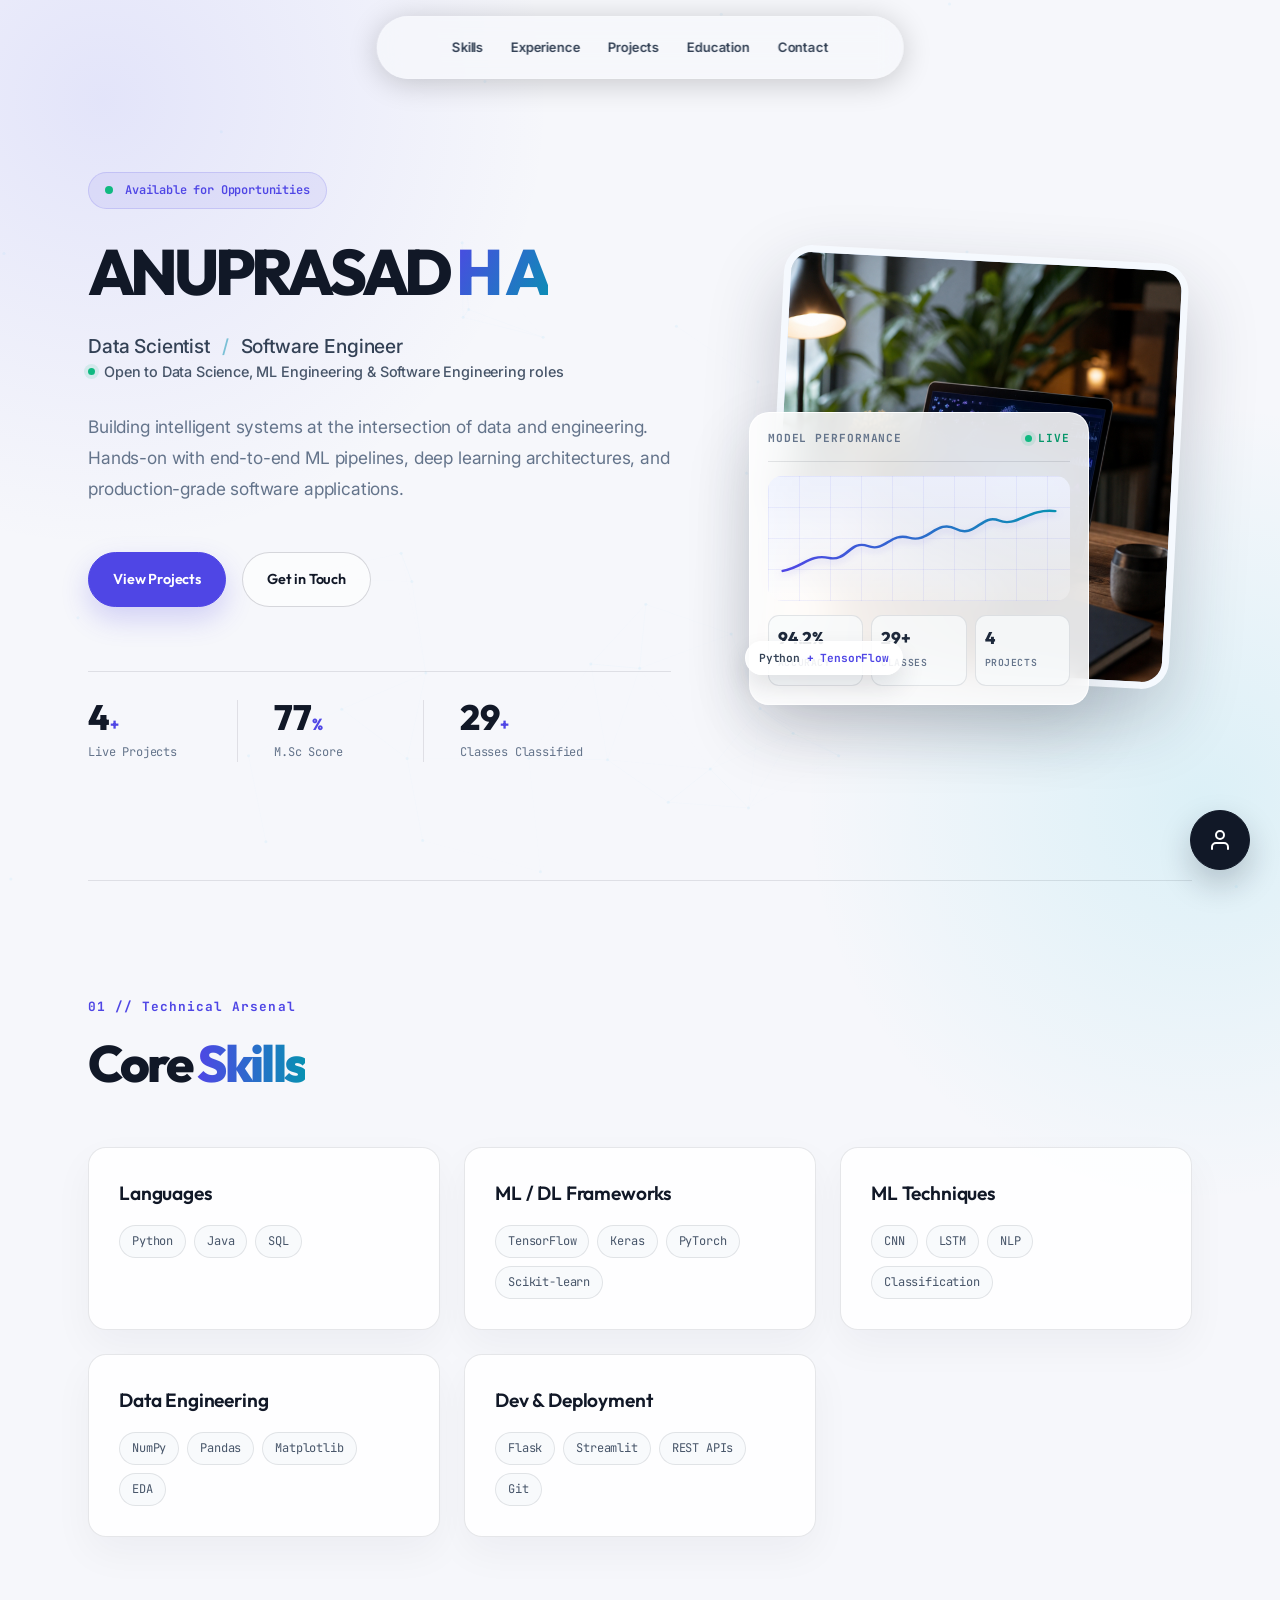
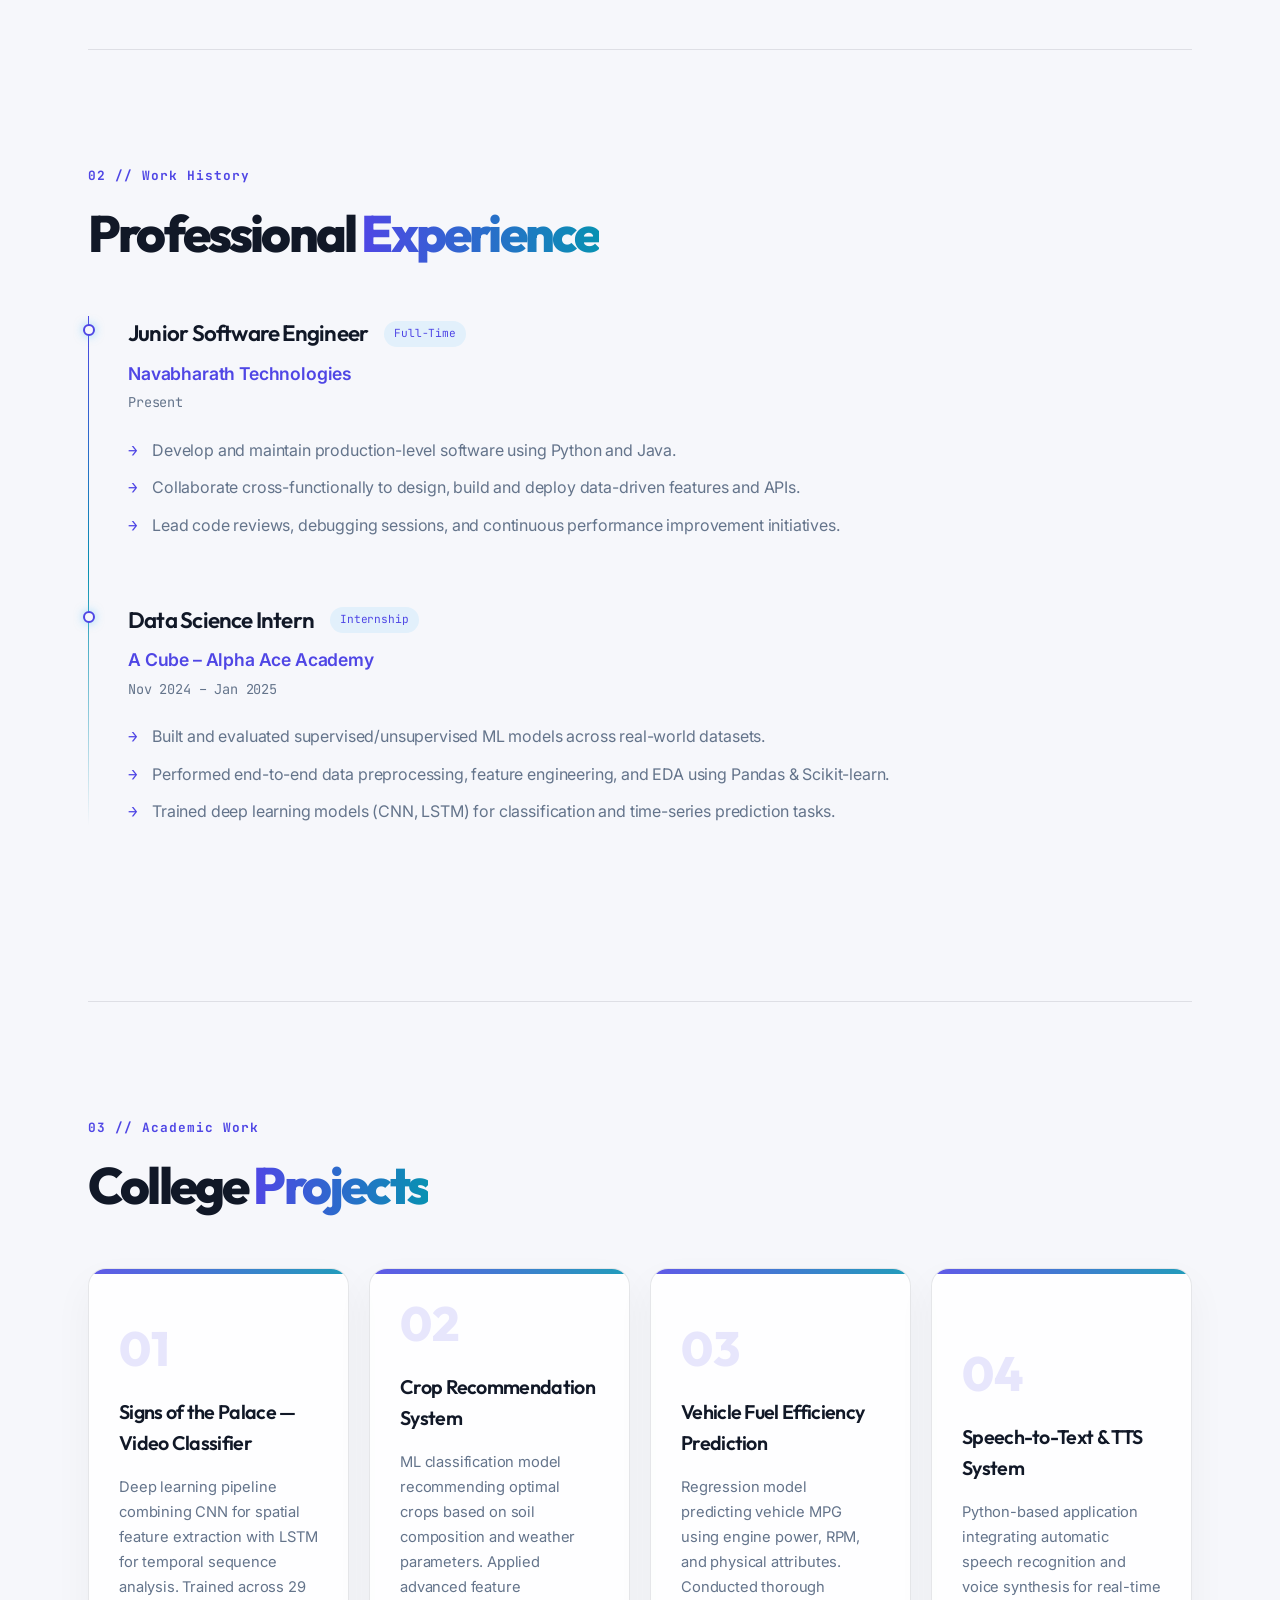
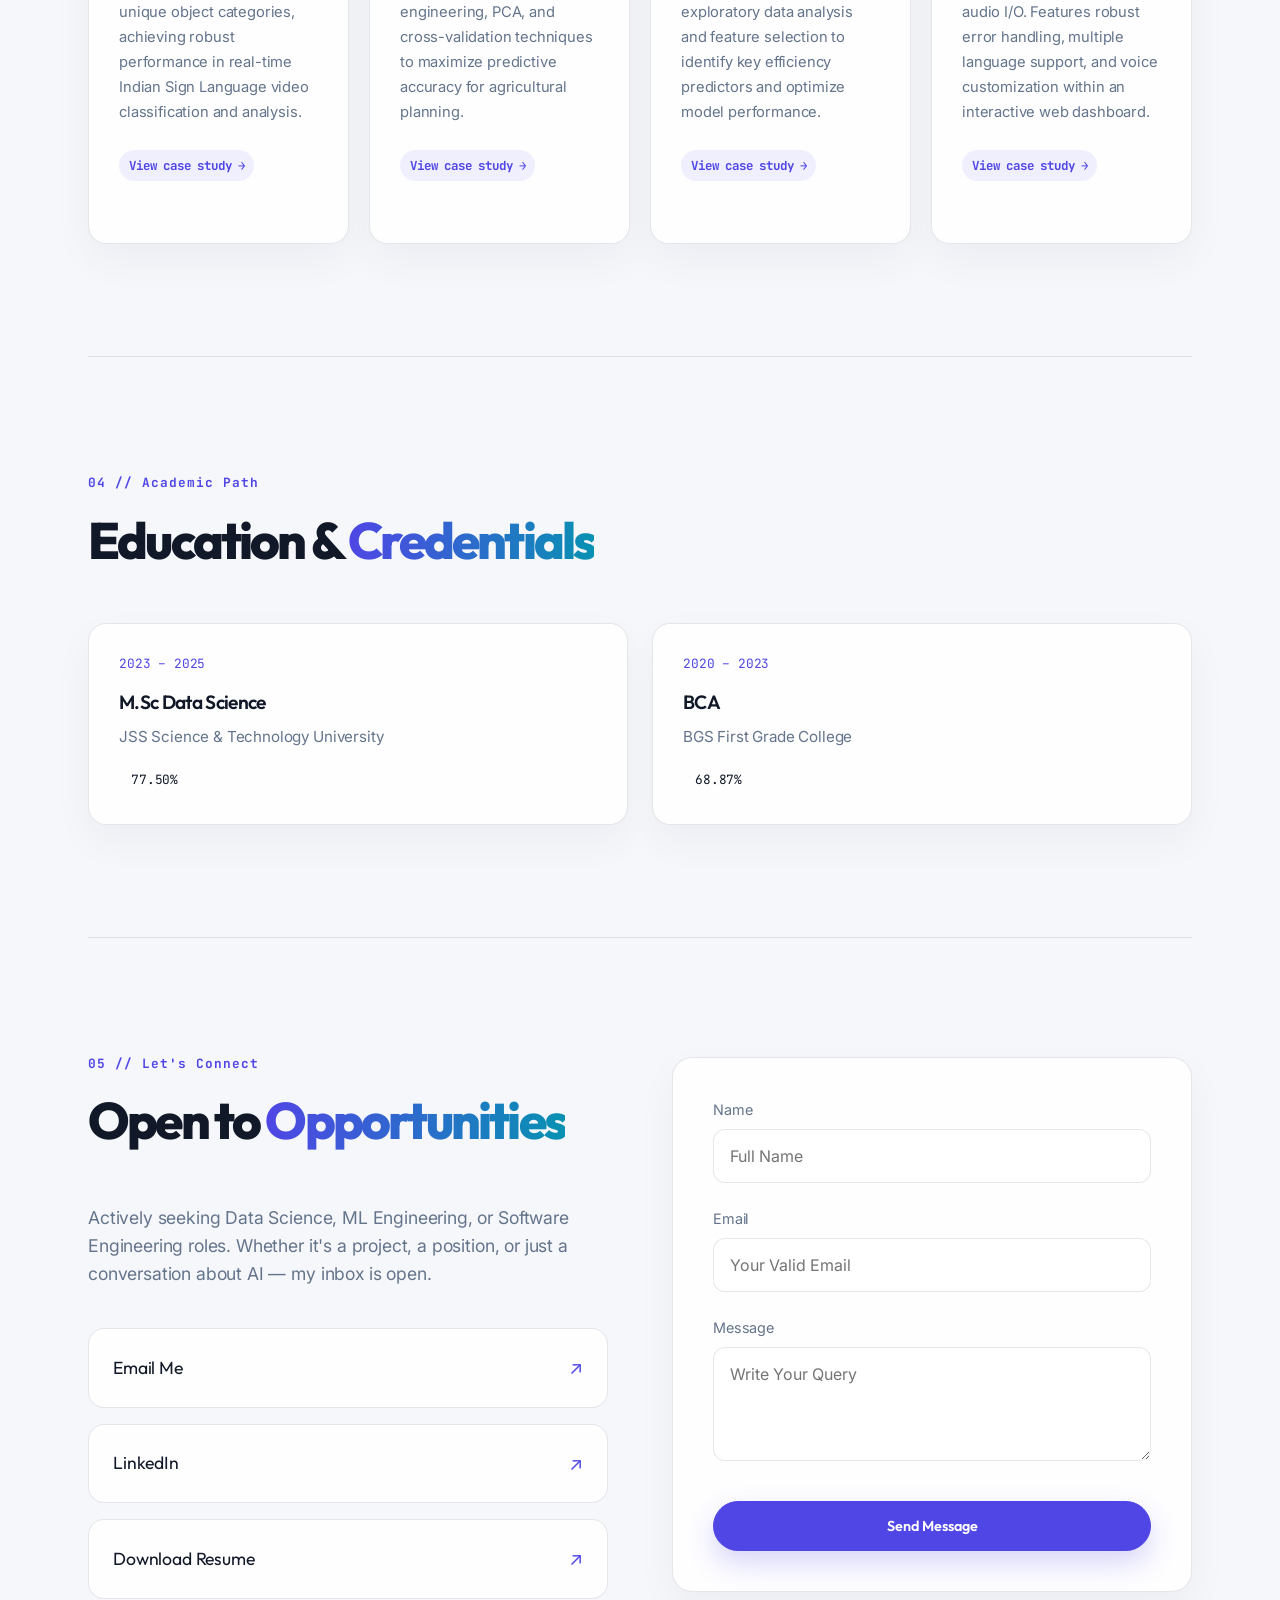
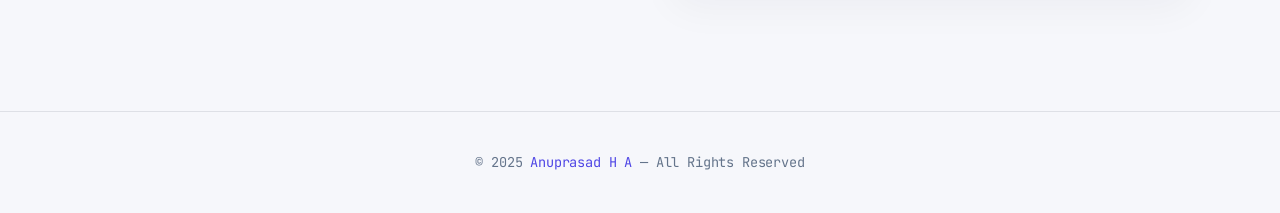
<file: index.html>
<!DOCTYPE html>
<html lang="en">

<head>
  <meta charset="UTF-8">
  <meta name="viewport" content="width=device-width, initial-scale=1.0">
  <meta name="description"
    content="Anuprasad H A is a Data Scientist and Software Engineer building production-ready data, machine learning, and software solutions.">
  <meta name="theme-color" content="#4f46e5">
  <meta name="google-site-verification" content="wNe9W_bps9jMbaR64ujHaewBeLq7zS_w47ErCESDNhU" />

  <!-- Open Graph / LinkedIn / Facebook -->
  <meta property="og:type" content="website">
  <meta property="og:url" content="https://anuprasad.vercel.app/">
  <meta property="og:title" content="Anuprasad H A — Data Science & AI Engineer">
  <meta property="og:description"
    content="Anuprasad H A is a Data Scientist and Software Engineer building production-ready data, machine learning, and software solutions.">
  <meta property="og:image" content="https://anuprasad.vercel.app/assets/ai-workspace.png">

  <!-- Twitter -->
  <meta property="twitter:card" content="summary_large_image">
  <meta property="twitter:url" content="https://anuprasad.vercel.app/">
  <meta property="twitter:title" content="Anuprasad H A — Data Science & AI Engineer">
  <meta property="twitter:description"
    content="Anuprasad H A is a Data Scientist and Software Engineer building production-ready data, machine learning, and software solutions.">
  <meta property="twitter:image" content="https://anuprasad.vercel.app/assets/ai-workspace.png">

  <title>Anuprasad H A — Data Science & AI Engineer</title>
  <style>
    @import url('https://fonts.googleapis.com/css2?family=Outfit:wght@400;600;800&family=Inter:wght@300;400;500;600&family=JetBrains+Mono:wght@400;500&display=swap');

    :root {
      --font-display: 'Outfit', -apple-system, sans-serif;
      --font-sans: 'Inter', -apple-system, sans-serif;
      --font-mono: 'JetBrains Mono', monospace;

      --bg: #030712;
      --surface: #111827;
      --surface2: #1f2937;
      --accent: #38bdf8;
      --accent2: #818cf8;
      --accent3: #f43f5e;
      --text: #f9fafb;
      --muted: #9ca3af;
      --border: rgba(255, 255, 255, 0.08);
      --glass-bg: rgba(17, 24, 39, 0.7);
    }

    *,
    *::before,
    *::after {
      box-sizing: border-box;
      margin: 0;
      padding: 0;
    }

    html {
      scroll-behavior: smooth;
      overflow-x: hidden;
    }

    body {
      background: var(--bg);
      color: var(--text);
      font-family: var(--font-sans);
      overflow-x: hidden;
      line-height: 1.6;
    }

    /* Scroll Progress */
    #scroll-progress {
      position: fixed;
      top: 0;
      left: 0;
      width: 0%;
      height: 3px;
      background: linear-gradient(90deg, var(--accent), var(--accent2));
      z-index: 10000;
      transition: width 0.1s;
    }

    @media (pointer: fine) {
      body {
        cursor: none;
      }

      .cursor,
      .cursor-ring {
        display: block;
      }
    }

    @media (pointer: coarse) {
      body {
        cursor: auto;
      }

      .cursor,
      .cursor-ring {
        display: none;
      }
    }

    /* Enhanced Cursor */
    .cursor {
      width: 10px;
      height: 10px;
      background: #fff;
      border-radius: 50%;
      position: fixed;
      top: 0;
      left: 0;
      pointer-events: none;
      z-index: 9999;
      transform: translate3d(-100px, -100px, 0) translate(-50%, -50%);
      mix-blend-mode: difference;
      transition: width 0.2s, height 0.2s;
    }

    .cursor.hover {
      width: 40px;
      height: 40px;
      background: rgba(255, 255, 255, 1);
    }

    .cursor-ring {
      width: 36px;
      height: 36px;
      border: 1px solid rgba(255, 255, 255, 0.3);
      border-radius: 50%;
      position: fixed;
      top: 0;
      left: 0;
      pointer-events: none;
      z-index: 9998;
      transform: translate3d(-100px, -100px, 0) translate(-50%, -50%);
      transition: opacity 0.2s;
    }

    .cursor-ring.hover {
      opacity: 0;
    }

    #bg-canvas {
      position: fixed;
      top: 0;
      left: 0;
      width: 100%;
      height: 100%;
      z-index: 0;
      opacity: 0.6;
      pointer-events: none;
    }

    main {
      position: relative;
      z-index: 2;
    }

    /* Glassmorphism NAV */
    nav {
      position: fixed;
      top: 16px;
      left: 50%;
      transform: translateX(-50%);
      width: max-content;
      z-index: 100;
      padding: 4px 6px;
      display: flex;
      justify-content: center;
      align-items: center;
      background: rgba(17, 24, 39, 0.75);
      backdrop-filter: blur(12px);
      -webkit-backdrop-filter: blur(12px);
      border: 1px solid rgba(255, 255, 255, 0.1);
      border-radius: 50px;
      transition: all 0.5s cubic-bezier(0.16, 1, 0.3, 1);
      box-shadow: 0 4px 30px rgba(0, 0, 0, 0.2);
    }

    nav.scrolled {
      box-shadow: 0 10px 40px rgba(0, 0, 0, 0.4);
    }

    nav.nav-hidden {
      transform: translate(-50%, -150px);
      opacity: 0;
      pointer-events: none;
    }

    .nav-links {
      display: flex;
      gap: 4px;
      list-style: none;
      align-items: center;
    }

    .nav-links a {
      font-family: var(--font-sans);
      color: rgba(255, 255, 255, 0.6);
      text-decoration: none;
      font-size: 0.75rem;
      font-weight: 500;
      position: relative;
      padding: 4px 10px;
      display: inline-block;
      border-radius: 50px;
      transition: color 0.3s ease, background 0.3s ease;
    }

    .nav-links a:hover {
      color: rgba(255, 255, 255, 1);
      background: rgba(255, 255, 255, 0.15);
    }

    .nav-links a.active {
      color: var(--accent);
      background: rgba(56, 189, 248, 0.15);
      font-weight: 600;
    }

    .nav-links .nav-resume {
      border: 1px solid rgba(255, 255, 255, 0.2);
      border-radius: 50px;
    }

    .nav-links .nav-resume:hover {
      border-color: rgba(255, 255, 255, 0.4);
      background: rgba(255, 255, 255, 0.15);
      color: #fff;
    }

    /* Removed nav-toggle */

    /* HERO */
    .hero {
      min-height: 100vh;
      padding: 140px 40px 80px;
      display: flex;
      align-items: center;
      max-width: 1200px;
      margin: 0 auto;
    }

    .hero-inner {
      max-width: 800px;
    }

    .hero-tag {
      font-family: var(--font-mono);
      display: inline-flex;
      align-items: center;
      gap: 12px;
      background: rgba(56, 189, 248, 0.1);
      border: 1px solid rgba(56, 189, 248, 0.2);
      padding: 8px 16px;
      border-radius: 20px;
      font-size: 0.75rem;
      color: var(--accent);
      margin-bottom: 32px;
    }

    .hero-tag-dot {
      width: 8px;
      height: 8px;
      background: var(--accent);
      border-radius: 50%;
      animation: pulse 2s infinite;
    }

    @keyframes pulse {
      0% {
        box-shadow: 0 0 0 0 rgba(56, 189, 248, 0.4);
      }

      70% {
        box-shadow: 0 0 0 8px rgba(56, 189, 248, 0);
      }

      100% {
        box-shadow: 0 0 0 0 rgba(56, 189, 248, 0);
      }
    }

    .hero-name {
      font-family: var(--font-display);
      font-size: clamp(2.5rem, 5vw, 4.5rem);
      font-weight: 800;
      white-space: nowrap;
      line-height: 1.1;
      margin-bottom: 24px;
      letter-spacing: -0.04em;
    }

    .hero-name span {
      background: linear-gradient(to right, var(--accent), var(--accent2), var(--accent3), var(--accent));
      background-size: 300% 100%;
      animation: gradientText 8s ease infinite;
      background-clip: text;
      -webkit-background-clip: text;
      -webkit-text-fill-color: transparent;
    }

    @keyframes gradientText {
      0% {
        background-position: 0% 50%;
      }

      50% {
        background-position: 100% 50%;
      }

      100% {
        background-position: 0% 50%;
      }
    }

    .hero-role {
      font-size: 1.1rem;
      font-weight: 500;
      color: var(--muted);
      margin-bottom: 24px;
      display: flex;
      align-items: center;
      gap: 12px;
      flex-wrap: wrap;
    }

    .hero-role span {
      color: var(--accent2);
      opacity: 0.5;
    }

    .hero-desc {
      font-size: 1.1rem;
      color: var(--muted);
      max-width: 600px;
      margin-bottom: 48px;
      line-height: 1.8;
    }

    .hero-cta {
      display: flex;
      gap: 16px;
      flex-wrap: wrap;
      margin-bottom: 64px;
    }

    .btn {
      padding: 14px 32px;
      font-family: var(--font-display);
      font-weight: 600;
      font-size: 0.9rem;
      border-radius: 4px;
      text-decoration: none;
      transition: all 0.3s;
      display: inline-block;
      cursor: none;
    }

    .btn-primary {
      background: var(--text);
      color: var(--bg);
      border: 1px solid var(--text);
    }

    .btn-primary:hover {
      background: transparent;
      color: var(--text);
    }

    .btn-secondary {
      background: transparent;
      color: var(--text);
      border: 1px solid var(--border);
    }

    .btn-secondary:hover {
      border-color: var(--text);
    }

    .hero-stats {
      display: flex;
      gap: 48px;
      flex-wrap: wrap;
    }

    .stat-num {
      font-family: var(--font-display);
      font-size: 2.5rem;
      font-weight: 800;
      color: var(--text);
      line-height: 1;
    }

    .stat-num sub {
      font-size: 1rem;
      color: var(--accent);
      vertical-align: baseline;
    }

    .stat-label {
      font-family: var(--font-mono);
      font-size: 0.75rem;
      color: var(--muted);
      margin-top: 8px;
    }

    /* SECTIONS */
    section {
      padding: 120px 40px;
      max-width: 1200px;
      margin: 0 auto;
    }

    .section-tag {
      font-family: var(--font-mono);
      font-size: 0.8rem;
      color: var(--accent2);
      margin-bottom: 16px;
      display: inline-block;
    }

    .section-title {
      font-family: var(--font-display);
      font-size: clamp(2rem, 4vw, 3.5rem);
      font-weight: 800;
      margin-bottom: 64px;
      line-height: 1.2;
    }

    .section-title em {
      font-style: normal;
      background: linear-gradient(to right, var(--accent), var(--accent2));
      background-clip: text;
      -webkit-background-clip: text;
      -webkit-text-fill-color: transparent;
    }

    .divider {
      height: 1px;
      max-width: 1120px;
      margin: 0 auto;
      background: var(--border);
    }

    /* CARD GLOW EFFECT */
    .glow-card {
      background: var(--surface);
      border: 1px solid var(--border);
      border-radius: 12px;
      padding: 32px;
      position: relative;
      overflow: hidden;
    }

    .glow-card::before {
      content: "";
      position: absolute;
      top: 0;
      left: 0;
      right: 0;
      bottom: 0;
      background: radial-gradient(800px circle at var(--mouse-x) var(--mouse-y), rgba(255, 255, 255, 0.06), transparent 40%);
      opacity: 0;
      transition: opacity 0.5s;
      z-index: 0;
      pointer-events: none;
    }

    .glow-card:hover::before {
      opacity: 1;
    }

    .glow-card>* {
      position: relative;
      z-index: 1;
    }

    /* SKILLS */
    .skills-grid {
      display: grid;
      grid-template-columns: repeat(auto-fit, minmax(300px, 1fr));
      gap: 24px;
    }

    .skill-icon {
      font-size: 2rem;
      margin-bottom: 24px;
      display: block;
    }

    .skill-cat {
      font-family: var(--font-display);
      font-size: 1.2rem;
      font-weight: 600;
      margin-bottom: 16px;
    }

    .skill-tags {
      display: flex;
      flex-wrap: wrap;
      gap: 8px;
    }

    .skill-tag {
      font-family: var(--font-mono);
      font-size: 0.75rem;
      padding: 6px 12px;
      background: rgba(255, 255, 255, 0.03);
      border: 1px solid var(--border);
      border-radius: 4px;
      transition: border-color 0.3s, color 0.3s;
    }

    .glow-card:hover .skill-tag {
      border-color: rgba(255, 255, 255, 0.1);
    }

    .timeline {
      position: relative;
      padding-left: 40px;
    }

    .timeline::before {
      content: '';
      position: absolute;
      left: 0;
      top: 0;
      bottom: 0;
      width: 1px;
      background: linear-gradient(to bottom, var(--accent), var(--accent2), transparent);
    }

    .exp-item {
      margin-bottom: 64px;
      position: relative;
    }

    .exp-item::before {
      content: '';
      position: absolute;
      left: -45px;
      top: 8px;
      width: 12px;
      height: 12px;
      background: var(--bg);
      border: 2px solid var(--accent);
      border-radius: 50%;
      box-shadow: 0 0 10px rgba(56, 189, 248, 0.5);
    }

    .exp-meta {
      display: flex;
      align-items: center;
      gap: 16px;
      margin-bottom: 8px;
      flex-wrap: wrap;
    }

    .exp-title {
      font-family: var(--font-display);
      font-size: 1.4rem;
      font-weight: 600;
    }

    .exp-badge {
      font-family: var(--font-mono);
      font-size: 0.7rem;
      padding: 4px 10px;
      background: rgba(56, 189, 248, 0.1);
      color: var(--accent);
      border-radius: 20px;
    }

    .exp-company {
      font-size: 1.1rem;
      color: var(--accent2);
      margin-bottom: 4px;
    }

    .exp-period {
      font-family: var(--font-mono);
      font-size: 0.85rem;
      color: var(--muted);
      margin-bottom: 24px;
    }

    .exp-bullets {
      list-style: none;
      display: flex;
      flex-direction: column;
      gap: 12px;
    }

    .exp-bullets li {
      font-size: 1rem;
      color: var(--muted);
      padding-left: 24px;
      position: relative;
    }

    .exp-bullets li::before {
      content: '→';
      position: absolute;
      left: 0;
      color: var(--accent);
      font-family: var(--font-mono);
    }

    /* PROJECTS */
    .projects-grid {
      display: grid;
      grid-template-columns: repeat(4, 1fr);
      gap: 32px;
    }

    @media (max-width: 1024px) {
      .projects-grid {
        grid-template-columns: repeat(2, 1fr);
      }
    }

    .projects-grid a {
      display: block;
      height: 100%;
      text-decoration: none;
      color: inherit;
    }

    /* Project Card 3D Setup */
    .project-card-wrap {
      perspective: 1000px;
      height: 100%;
    }

    .project-card {
      height: 100%;
      display: flex;
      flex-direction: column;
      transform-style: preserve-3d;
      transition: transform 0.1s;
    }

    .project-num {
      font-family: var(--font-display);
      font-size: 3rem;
      font-weight: 800;
      color: rgba(255, 255, 255, 0.05);
      line-height: 1;
      margin-bottom: 24px;
      transform: translateZ(20px);
    }

    .project-name {
      font-family: var(--font-display);
      font-size: 1.4rem;
      font-weight: 600;
      margin-bottom: 16px;
      transform: translateZ(30px);
    }

    .project-desc {
      font-size: 1rem;
      color: var(--muted);
      margin-bottom: 32px;
      transform: translateZ(20px);
    }

    .project-tech {
      display: flex;
      flex-wrap: wrap;
      gap: 8px;
      transform: translateZ(40px);
    }

    .tech-pill {
      font-family: var(--font-mono);
      font-size: 0.75rem;
      padding: 6px 12px;
      background: var(--surface2);
      color: var(--text);
      border-radius: 4px;
    }

    /* EDUCATION */
    .edu-grid {
      display: grid;
      grid-template-columns: repeat(auto-fit, minmax(250px, 1fr));
      gap: 24px;
    }

    .edu-year {
      font-family: var(--font-mono);
      font-size: 0.8rem;
      color: var(--accent2);
      margin-bottom: 12px;
    }

    .edu-degree {
      font-family: var(--font-display);
      font-size: 1.2rem;
      font-weight: 600;
      margin-bottom: 8px;
    }

    .edu-institute {
      font-size: 0.95rem;
      color: var(--muted);
      margin-bottom: 16px;
    }

    .edu-score {
      font-family: var(--font-mono);
      font-size: 0.8rem;
      padding: 4px 12px;
      background: rgba(255, 255, 255, 0.05);
      border-radius: 4px;
      display: inline-block;
    }

    /* CONTACT */
    .contact-grid {
      display: grid;
      grid-template-columns: 1fr 1fr;
      gap: 64px;
      align-items: center;
    }

    .contact-intro {
      font-size: 1.1rem;
      color: var(--muted);
      margin-bottom: 40px;
    }

    .contact-links {
      display: flex;
      flex-direction: column;
      gap: 16px;
    }

    .contact-link {
      display: flex;
      align-items: center;
      gap: 20px;
      text-decoration: none;
      padding: 24px;
      border: 1px solid var(--border);
      border-radius: 12px;
      background: var(--surface);
      transition: all 0.3s;
    }

    .contact-link:hover {
      background: var(--surface2);
      border-color: rgba(255, 255, 255, 0.2);
      transform: translateX(8px);
    }

    .contact-link-icon {
      font-size: 1.5rem;
    }

    .contact-link-text {
      font-family: var(--font-display);
      font-size: 1.1rem;
      color: var(--text);
    }

    .avatar-wrap {
      text-align: center;
      position: relative;
    }

    .avatar-ring {
      width: 240px;
      height: 240px;
      margin: 0 auto 32px;
      border-radius: 50%;
      background: conic-gradient(var(--accent), var(--accent2), var(--accent));
      padding: 2px;
      animation: spin 10s linear infinite;
    }

    @keyframes spin {
      100% {
        transform: rotate(360deg);
      }
    }

    .avatar-inner {
      width: 100%;
      height: 100%;
      border-radius: 50%;
      background: var(--bg);
      display: flex;
      align-items: center;
      justify-content: center;
      animation: spin 10s linear infinite reverse;
    }

    .avatar-initials {
      font-family: var(--font-display);
      font-size: 4rem;
      font-weight: 800;
      background: linear-gradient(135deg, var(--accent), var(--accent2));
      background-clip: text;
      -webkit-background-clip: text;
      -webkit-text-fill-color: transparent;
    }

    /* CONTACT FORM */
    .contact-form-wrap {
      background: var(--surface);
      border: 1px solid var(--border);
      border-radius: 24px;
      padding: 40px;
    }

    .form-group {
      margin-bottom: 24px;
    }

    .form-group label {
      display: block;
      font-size: 0.9rem;
      color: var(--muted);
      margin-bottom: 8px;
      font-family: var(--font-sans);
    }

    .form-input {
      width: 100%;
      background: var(--bg);
      border: 1px solid var(--border);
      border-radius: 12px;
      padding: 16px;
      color: var(--text);
      font-family: var(--font-sans);
      font-size: 1rem;
      transition: all 0.3s ease;
      resize: vertical;
      box-sizing: border-box;
    }

    .form-input:focus {
      outline: none;
      border-color: var(--accent);
      box-shadow: 0 0 0 4px rgba(56, 189, 248, 0.1);
    }

    /* FLOATING ABOUT & MODAL */
    .floating-about-btn {
      position: fixed;
      bottom: 30px;
      right: 30px;
      z-index: 99;
      background: var(--glass-bg);
      backdrop-filter: blur(12px);
      -webkit-backdrop-filter: blur(12px);
      border: 1px solid var(--border);
      border-radius: 50%;
      width: 60px;
      height: 60px;
      display: flex;
      align-items: center;
      justify-content: center;
      font-size: 1.5rem;
      color: var(--accent);
      cursor: pointer;
      box-shadow: 0 10px 30px rgba(0, 0, 0, 0.5);
      transition: transform 0.3s ease, background 0.3s ease;
    }

    .floating-about-btn:hover {
      background: rgba(56, 189, 248, 0.1);
      transform: scale(1.1);
    }

    .floating-about-btn::before {
      content: attr(aria-label);
      position: absolute;
      right: calc(100% + 15px);
      top: 50%;
      transform: translateY(-50%) scale(0.9);
      background: var(--surface2);
      color: var(--text);
      padding: 6px 12px;
      border-radius: 8px;
      font-size: 0.85rem;
      font-family: var(--font-sans);
      white-space: nowrap;
      opacity: 0;
      pointer-events: none;
      transition: all 0.3s ease;
      border: 1px solid var(--border);
      box-shadow: 0 4px 12px rgba(0, 0, 0, 0.2);
    }

    .floating-about-btn:hover::before {
      opacity: 1;
      transform: translateY(-50%) scale(1);
    }

    .about-modal-overlay {
      position: fixed;
      top: 0;
      left: 0;
      width: 100vw;
      height: 100vh;
      background: rgba(3, 7, 18, 0.8);
      backdrop-filter: blur(5px);
      -webkit-backdrop-filter: blur(5px);
      z-index: 100;
      opacity: 0;
      pointer-events: none;
      transition: opacity 0.4s ease;
      display: flex;
      align-items: center;
      justify-content: center;
      padding: 24px;
    }

    .about-modal-overlay.active {
      opacity: 1;
      pointer-events: all;
    }

    .about-modal-content {
      background: var(--surface);
      border: 1px solid var(--border);
      border-radius: 24px;
      padding: 48px;
      max-width: 600px;
      width: 100%;
      position: relative;
      max-height: calc(100vh - 48px);
      overflow-y: auto;
      transform: translateY(50px) scale(0.95);
      transition: transform 0.4s cubic-bezier(0.175, 0.885, 0.32, 1.275);
    }

    .about-modal-overlay.active .about-modal-content {
      transform: translateY(0) scale(1);
    }

    .about-modal-close {
      position: absolute;
      top: 24px;
      right: 24px;
      background: none;
      border: none;
      font-size: 2rem;
      color: var(--muted);
      cursor: pointer;
      transition: color 0.3s ease;
      line-height: 1;
    }

    .about-modal-close:hover {
      color: var(--text);
    }

    .reading-p {
      font-size: 1.05rem;
      line-height: 1.7;
      color: rgba(255, 255, 255, 0.2);
      margin-bottom: 16px;
      transition: color 0.4s ease;
    }

    .reading-p:last-child {
      margin-bottom: 0;
    }

    .reading-p.reading-active {
      color: var(--text);
    }

    /* FOOTER */
    footer {
      padding: 40px;
      text-align: center;
      font-family: var(--font-mono);
      font-size: 0.85rem;
      color: var(--muted);
      border-top: 1px solid var(--border);
    }

    footer span {
      color: var(--accent);
    }

    /* REVEAL */
    .reveal {
      opacity: 0;
      transform: translateY(30px);
      transition: opacity 0.8s ease, transform 0.8s ease;
    }

    .reveal.visible {
      opacity: 1;
      transform: translateY(0);
    }

    /* MOBILE */
    @media (max-width: 768px) {
      nav {
        padding: 4px 4px;
        width: calc(100% - 24px);
        max-width: 380px;
      }

      .nav-links {
        gap: 8px;
        flex-wrap: nowrap;
        justify-content: flex-start;
        overflow-x: auto;
        -webkit-overflow-scrolling: touch;
      }

      .nav-links::-webkit-scrollbar {
        display: none;
      }

      .nav-links a {
        font-size: 0.7rem;
        padding: 4px 10px;
        white-space: nowrap;
      }

      .hero {
        padding: 120px 24px 60px;
        text-align: center;
      }

      .hero-name {
        font-size: clamp(1.2rem, 6vw, 2.5rem);
        white-space: nowrap;
      }

      .hero-role {
        font-size: 1rem;
        justify-content: center;
      }

      .hero-cta {
        justify-content: center;
      }

      .hero-stats {
        justify-content: center;
        gap: 32px;
        flex-wrap: wrap;
      }

      section {
        padding: 80px 24px;
      }

      .projects-grid {
        grid-template-columns: 1fr;
      }

      .contact-grid {
        grid-template-columns: 1fr;
      }

      .contact-form-wrap {
        padding: 24px;
      }
    }

    /* TOAST NOTIFICATION */
    .toast {
      position: fixed;
      top: -100px;
      left: 50%;
      transform: translateX(-50%);
      background: var(--surface);
      border: 1px solid var(--border);
      padding: 16px 24px;
      border-radius: 100px;
      display: flex;
      align-items: center;
      gap: 12px;
      box-shadow: 0 10px 30px rgba(0, 0, 0, 0.5);
      z-index: 10000;
      opacity: 0;
      transition: all 0.4s cubic-bezier(0.175, 0.885, 0.32, 1.275);
      pointer-events: none;
    }

    .toast.show {
      top: 40px;
      opacity: 1;
      pointer-events: auto;
    }

    .toast-message {
      font-family: var(--font-sans);
      color: var(--text);
      font-size: 0.95rem;
      white-space: nowrap;
    }

    /* 2026 portfolio refresh: understated, high-contrast and recruiter-friendly */
    :root {
      --bg: #f6f7fb;
      --surface: rgba(255, 255, 255, .82);
      --surface2: #eef1f8;
      --accent: #4f46e5;
      --accent2: #0891b2;
      --accent3: #e11d48;
      --text: #111827;
      --muted: #64748b;
      --border: rgba(15, 23, 42, .10);
      --glass-bg: rgba(246, 247, 251, .76);
    }

    body {
      background: radial-gradient(circle at 8% 2%, rgba(99, 102, 241, .13), transparent 28rem), radial-gradient(circle at 94% 16%, rgba(6, 182, 212, .11), transparent 25rem), var(--bg);
      color: var(--text);
      letter-spacing: -.01em;
    }

    #bg-canvas {
      opacity: .16;
    }

    nav {
      justify-content: space-between;
      padding: 16px clamp(24px, 5vw, 72px);
      background: var(--glass-bg);
    }

    .brand {
      font-family: var(--font-display);
      font-size: 1.12rem;
      font-weight: 800;
      letter-spacing: -.04em;
      color: var(--text);
      text-decoration: none;
    }

    .brand span {
      color: var(--accent);
    }

    .nav-links {
      gap: 8px;
    }

    .nav-links a {
      color: #334155;
      font-family: var(--font-sans);
      font-weight: 600;
      font-size: .82rem;
    }

    .nav-links a:hover {
      color: var(--accent);
    }

    .nav-links .nav-resume {
      color: #fff;
      background: var(--text);
      border-color: var(--text);
      border-radius: 999px;
      padding: 9px 15px;
    }

    .nav-links .nav-resume:hover {
      color: #fff;
      background: var(--accent);
      border-color: var(--accent);
    }

    .hero {
      min-height: min(880px, 100vh);
      max-width: 1280px;
      padding: 150px clamp(24px, 7vw, 88px) 96px;
    }

    .hero-inner {
      max-width: 900px;
    }

    .hero-tag {
      color: var(--accent);
      background: rgba(79, 70, 229, .08);
      border-color: rgba(79, 70, 229, .16);
      font-weight: 600;
    }

    .hero-tag-dot {
      background: #10b981;
    }

    .hero-name {
      max-width: 850px;
      font-size: clamp(2.5rem, 5vw, 4.5rem);
      letter-spacing: -.065em;
      line-height: .97;
    }

    .hero-name span {
      background: linear-gradient(120deg, var(--accent), var(--accent2));
      background-clip: text;
      -webkit-background-clip: text;
    }

    .hero-role {
      font-size: 1.2rem;
      color: #334155;
      margin-top: 28px;
    }

    .hero-desc {
      max-width: 650px;
      color: var(--muted);
      font-size: 1.08rem;
    }

    .btn {
      border-radius: 999px;
      padding: 15px 24px;
      cursor: pointer;
    }

    .btn-primary {
      background: var(--accent);
      color: #fff;
      border-color: var(--accent);
      box-shadow: 0 12px 28px rgba(79, 70, 229, .22);
    }

    .btn-primary:hover {
      background: #3730a3;
      color: #fff;
      border-color: #3730a3;
      transform: translateY(-2px);
    }

    .btn-secondary {
      color: var(--text);
      border-color: rgba(15, 23, 42, .16);
      background: rgba(255, 255, 255, .6);
    }

    .btn-secondary:hover {
      border-color: var(--accent);
      color: var(--accent);
    }

    .hero-stats {
      gap: 0;
      border-top: 1px solid var(--border);
      padding-top: 28px;
    }

    .stat {
      min-width: 150px;
      padding-right: 36px;
      margin-right: 36px;
      border-right: 1px solid var(--border);
    }

    .stat:last-child {
      border: 0;
    }

    .stat-num {
      font-size: 2.2rem;
    }

    .stat-num sub,
    .section-tag,
    .edu-year {
      color: var(--accent);
    }

    section {
      max-width: 1280px;
      padding: 112px clamp(24px, 7vw, 88px);
    }

    .section-tag {
      font-weight: 700;
      letter-spacing: .08em;
    }

    .section-title {
      margin-bottom: 52px;
      letter-spacing: -.055em;
    }

    .divider {
      max-width: 1104px;
      background: var(--border);
    }

    .glow-card,
    .contact-form-wrap {
      background: var(--surface);
      border-color: var(--border);
      box-shadow: 0 16px 40px rgba(15, 23, 42, .045);
    }

    .glow-card {
      border-radius: 18px;
      padding: 30px;
      transition: transform .3s ease, border-color .3s ease, box-shadow .3s ease;
    }

    .glow-card:hover {
      transform: translateY(-6px);
      border-color: rgba(79, 70, 229, .28);
      box-shadow: 0 24px 48px rgba(15, 23, 42, .10);
    }

    .skill-tag,
    .tech-pill {
      color: #475569;
      background: #f8fafc;
      border: 1px solid var(--border);
      border-radius: 999px;
    }

    .project-card {
      min-height: 330px;
    }

    .project-num {
      color: rgba(79, 70, 229, .13);
    }

    .project-name,
    .exp-title,
    .edu-degree {
      letter-spacing: -.035em;
    }

    .project-desc,
    .exp-bullets li,
    .edu-institute,
    .contact-intro {
      color: var(--muted);
    }

    .exp-company {
      color: var(--accent);
      font-weight: 600;
    }

    .timeline::before {
      background: linear-gradient(to bottom, var(--accent), var(--accent2), transparent);
    }

    .exp-item::before {
      background: var(--bg);
    }

    .contact-link {
      background: var(--surface);
      border-color: var(--border);
      border-radius: 16px;
    }

    .contact-link:hover {
      background: #fff;
      border-color: rgba(79, 70, 229, .28);
      transform: translateX(5px);
    }

    .contact-form-wrap {
      border-radius: 20px;
    }

    .form-input {
      background: rgba(255, 255, 255, .75);
      color: var(--text);
      border-color: var(--border);
    }

    .floating-about-btn {
      background: #111827;
      color: #fff;
      border-color: #111827;
      box-shadow: 0 14px 32px rgba(15, 23, 42, .22);
    }

    .floating-about-btn:hover {
      background: var(--accent);
    }

    footer {
      color: var(--muted);
    }

    @media (max-width: 900px) {
      .projects-grid {
        grid-template-columns: repeat(2, minmax(0, 1fr));
        gap: 20px;
      }

      .contact-grid {
        gap: 40px;
      }
    }

    @media (max-width: 768px) {
      nav {
        padding: 14px 20px;
      }

      .brand {
        position: relative;
        z-index: 102;
      }

      .nav-links {
        background: rgba(246, 247, 251, .96);
        gap: 18px;
      }

      .nav-links a {
        font-size: 1.25rem;
      }

      .hero {
        min-height: auto;
        padding: 132px 24px 72px;
        text-align: left;
      }

      .hero-name {
        font-size: clamp(1.2rem, 6vw, 2.5rem);
      }

      .hero-role,
      .hero-cta,
      .hero-stats {
        justify-content: flex-start;
      }

      .hero-desc {
        font-size: 1rem;
        margin-bottom: 35px;
      }

      .hero-stats {
        gap: 0;
        padding-top: 24px;
      }

      .stat {
        min-width: 0;
        width: 33.333%;
        margin: 0;
        padding: 0 12px;
      }

      .stat:first-child {
        padding-left: 0;
      }

      .stat-num {
        font-size: 1.8rem;
      }

      .stat-label {
        font-size: .63rem;
      }

      section {
        padding: 76px 24px;
      }

      .section-title {
        margin-bottom: 36px;
      }

      .skills-grid,
      .edu-grid,
      .projects-grid {
        grid-template-columns: 1fr;
      }

      .project-card {
        min-height: 0;
      }

      .glow-card {
        padding: 24px;
      }

      .contact-link {
        padding: 18px;
      }

      .floating-about-btn {
        width: 52px;
        height: 52px;
        bottom: 18px;
        right: 18px;
      }

      .toast {
        max-width: calc(100vw - 32px);
        padding: 13px 16px;
        border-radius: 14px;
      }

      .toast-message {
        white-space: normal;
        font-size: .85rem;
      }
    }

    @media (prefers-reduced-motion: reduce) {

      *,
      *::before,
      *::after {
        animation-duration: .01ms !important;
        animation-iteration-count: 1 !important;
        scroll-behavior: auto !important;
        transition-duration: .01ms !important;
      }
    }

    /* Recruiter-friendly usability and performance polish */
    section {
      scroll-margin-top: 88px;
    }

    :focus-visible {
      outline: 3px solid rgba(79, 70, 229, .55);
      outline-offset: 4px;
    }

    .skip-link {
      position: fixed;
      top: 10px;
      left: 10px;
      z-index: 10001;
      padding: 10px 14px;
      background: #111827;
      color: #fff;
      border-radius: 8px;
      text-decoration: none;
      transform: translateY(-160%);
      transition: transform .2s ease;
    }

    .skip-link:focus {
      transform: translateY(0);
    }

    .availability-line {
      display: flex;
      align-items: center;
      gap: 9px;
      margin: -26px 0 28px;
      color: #475569;
      font-size: .9rem;
      font-weight: 500;
    }

    .availability-line::before {
      content: '';
      width: 7px;
      height: 7px;
      border-radius: 50%;
      background: #10b981;
      box-shadow: 0 0 0 4px rgba(16, 185, 129, .12);
    }

    .project-link {
      margin-top: auto;
      display: inline-flex;
      align-items: center;
      gap: 7px;
      width: max-content;
      font: 700 .78rem var(--font-mono);
      color: var(--accent);
    }

    .contact-link::after {
      content: '↗';
      margin-left: auto;
      color: var(--accent);
      font-size: 1.15rem;
    }

    .workspace-photo {
      background: #dbeafe;
    }

    @media (pointer:fine) {
      body {
        cursor: auto;
      }

      .cursor,
      .cursor-ring {
        display: none;
      }

      .btn {
        cursor: pointer;
      }
    }

    /* Visual storytelling layer */
    .hero {
      display: grid;
      grid-template-columns: minmax(0, 1.15fr) minmax(330px, .85fr);
      gap: clamp(44px, 7vw, 104px);
      align-items: center;
    }

    .hero-inner {
      max-width: 680px;
    }

    .hero-visual {
      position: relative;
      min-height: 500px;
      display: grid;
      place-items: center;
    }

    .hero-orb {
      position: absolute;
      width: 340px;
      height: 340px;
      border-radius: 50%;
      background: radial-gradient(circle at 31% 26%, rgba(255, 255, 255, .95) 0 4%, transparent 4.5%), linear-gradient(140deg, #e0e7ff, #cffafe);
      filter: blur(.1px);
      opacity: .95;
    }

    .hero-orb::before,
    .hero-orb::after {
      content: '';
      position: absolute;
      border-radius: 50%;
      border: 1px solid rgba(79, 70, 229, .22);
      inset: 22px;
    }

    .hero-orb::after {
      inset: 60px;
      border-color: rgba(8, 145, 178, .26);
    }

    .workspace-photo {
      position: absolute;
      z-index: 1;
      width: min(100%, 405px);
      height: 426px;
      object-fit: cover;
      border-radius: 28px;
      box-shadow: 0 30px 72px rgba(30, 41, 59, .23);
      border: 7px solid rgba(255, 255, 255, .72);
      transform: rotate(3deg);
    }

    .ml-card {
      position: absolute;
      z-index: 3;
      width: min(88%, 340px);
      padding: 18px;
      bottom: 12px;
      left: -12px;
      border: 1px solid rgba(255, 255, 255, .9);
      border-radius: 20px;
      background: rgba(255, 255, 255, .87);
      backdrop-filter: blur(18px);
      box-shadow: 0 28px 64px rgba(30, 41, 59, .16);
    }

    .ml-card-top {
      display: flex;
      align-items: center;
      justify-content: space-between;
      padding-bottom: 16px;
      border-bottom: 1px solid var(--border);
      font: 700 .7rem var(--font-mono);
      letter-spacing: .08em;
      color: #64748b;
    }

    .ml-live {
      display: inline-flex;
      align-items: center;
      gap: 6px;
      color: #059669;
    }

    .ml-live i {
      width: 7px;
      height: 7px;
      border-radius: 50%;
      background: #10b981;
      box-shadow: 0 0 0 4px rgba(16, 185, 129, .12);
    }

    .ml-chart {
      height: 125px;
      margin: 14px 0;
      position: relative;
      overflow: hidden;
      border-radius: 14px;
      background: linear-gradient(180deg, rgba(238, 242, 255, .85), rgba(255, 255, 255, .25));
    }

    .ml-grid {
      position: absolute;
      inset: 0;
      background-image: linear-gradient(rgba(99, 102, 241, .09) 1px, transparent 1px), linear-gradient(90deg, rgba(99, 102, 241, .09) 1px, transparent 1px);
      background-size: 31px 31px;
    }

    .ml-line {
      position: absolute;
      inset: 25px 15px 17px;
      width: calc(100% - 30px);
      height: calc(100% - 42px);
      overflow: visible;
    }

    .ml-line path {
      fill: none;
      stroke: url(#line-gradient);
      stroke-width: 4;
      stroke-linecap: round;
      stroke-linejoin: round;
      filter: drop-shadow(0 5px 5px rgba(79, 70, 229, .2));
      stroke-dasharray: 800;
      animation: draw-line 2.4s ease-out both;
    }

    @keyframes draw-line {
      from {
        stroke-dashoffset: 800;
      }

      to {
        stroke-dashoffset: 0;
      }
    }

    .ml-metrics {
      display: grid;
      grid-template-columns: repeat(3, 1fr);
      gap: 8px;
    }

    .ml-metric {
      padding: 11px 9px;
      border: 1px solid var(--border);
      border-radius: 11px;
      background: rgba(248, 250, 252, .8);
    }

    .ml-metric strong {
      display: block;
      font: 800 1.06rem var(--font-display);
      color: #1e293b;
    }

    .ml-metric span {
      font: 600 .61rem var(--font-mono);
      color: #64748b;
      text-transform: uppercase;
      letter-spacing: .06em;
    }

    .float-chip {
      position: absolute;
      z-index: 4;
      padding: 9px 13px;
      border-radius: 999px;
      color: #334155;
      background: rgba(255, 255, 255, .9);
      border: 1px solid rgba(255, 255, 255, .95);
      box-shadow: 0 12px 25px rgba(30, 41, 59, .12);
      font: 600 .7rem var(--font-mono);
    }

    .float-chip.one {
      top: 35px;
      right: -10px;
    }

    .float-chip.two {
      bottom: 42px;
      left: -16px;
    }

    .float-chip b {
      color: var(--accent);
    }

    .section-title {
      max-width: 740px;
    }

    .projects-grid {
      gap: 20px;
    }

    .project-card {
      min-height: 355px;
      justify-content: flex-end;
    }

    .project-card::after {
      content: '';
      position: absolute;
      inset: 0 0 auto;
      height: 5px;
      background: linear-gradient(90deg, var(--accent), var(--accent2));
      opacity: .9;
    }

    .project-name {
      font-size: 1.23rem;
    }

    .project-desc {
      font-size: .92rem;
      line-height: 1.7;
    }

    .project-desc span {
      display: inline-flex;
      align-items: center;
      gap: 6px;
      padding: 7px 10px;
      border-radius: 999px;
      background: rgba(79, 70, 229, .08);
    }

    @media (max-width: 1000px) {
      .hero {
        grid-template-columns: 1fr;
        gap: 28px;
      }

      .hero-visual {
        min-height: 390px;
        max-width: 500px;
        width: 100%;
        margin: 0 auto;
      }

      .hero-inner {
        max-width: 720px;
      }
    }

    @media (max-width: 768px) {
      .hero {
        display: block;
      }

      .hero-visual {
        min-height: 420px;
        margin-top: 48px;
      }

      .hero-orb {
        width: 280px;
        height: 280px;
      }

      .workspace-photo {
        width: 320px;
        height: 350px;
      }

      .ml-card {
        width: min(88%, 310px);
        left: 0;
        bottom: 8px;
      }

      .float-chip.one {
        right: -2px;
        top: 22px;
      }

      .float-chip.two {
        left: -2px;
        bottom: 16px;
      }
    }
  </style>
</head>

<body>
  <a class="skip-link" href="#home">Skip to content</a>
  <div id="scroll-progress"></div>
  <div class="cursor" id="cursor"></div>
  <div class="cursor-ring" id="cursor-ring"></div>
  <canvas id="bg-canvas"></canvas>

  <main>
    <nav>
      <ul class="nav-links" id="nav-links">
        <li><a href="#skills" class="magnetic">Skills</a></li>
        <li><a href="#experience" class="magnetic">Experience</a></li>
        <li><a href="#projects" class="magnetic">Projects</a></li>
        <li><a href="#education" class="magnetic">Education</a></li>
        <li><a href="#contact" class="magnetic">Contact</a></li>
      </ul>
    </nav>

    <section class="hero" id="home">
      <div class="hero-inner">
        <div class="hero-tag reveal">
          <span class="hero-tag-dot"></span> Available for Opportunities
        </div>
        <h1 class="hero-name reveal" style="transition-delay: 100ms;">ANUPRASAD <span>H A</span></h1>
        <div class="hero-role reveal" style="transition-delay: 200ms;">
          Data Scientist <span>/</span> Software Engineer
        </div>
        <div class="availability-line reveal" style="transition-delay: 250ms;">Open to Data Science, ML Engineering &
          Software Engineering roles</div>
        <p class="hero-desc reveal" style="transition-delay: 300ms;">
          Building intelligent systems at the intersection of data and engineering. Hands-on with end-to-end ML
          pipelines, deep learning architectures, and production-grade software applications.
        </p>
        <div class="hero-cta reveal" style="transition-delay: 400ms;">
          <a href="#projects" class="btn btn-primary magnetic">View Projects</a>
          <a href="#contact" class="btn btn-secondary magnetic">Get in Touch</a>
        </div>
        <div class="hero-stats reveal" style="transition-delay: 500ms;">
          <div class="stat">
            <div class="stat-num">4<sub>+</sub></div>
            <div class="stat-label">Live Projects</div>
          </div>
          <div class="stat">
            <div class="stat-num">77<sub>%</sub></div>
            <div class="stat-label">M.Sc Score</div>
          </div>
          <div class="stat">
            <div class="stat-num">29<sub>+</sub></div>
            <div class="stat-label">Classes Classified</div>
          </div>
        </div>
      </div>
      <div class="hero-visual reveal" style="transition-delay: 350ms;"
        aria-label="Machine learning performance visualization">
        <div class="hero-orb"></div>
        <img class="workspace-photo" src="assets/ai-workspace.png"
          alt="Modern data science workspace with a laptop showing abstract analytics" width="405" height="426"
          decoding="async" fetchpriority="high">
        <div class="float-chip two">Python <b>+ TensorFlow</b></div>
        <div class="ml-card">
          <div class="ml-card-top"><span>MODEL PERFORMANCE</span><span class="ml-live"><i></i> LIVE</span></div>
          <div class="ml-chart">
            <div class="ml-grid"></div>
            <svg class="ml-line" viewBox="0 0 340 140" preserveAspectRatio="none" aria-hidden="true">
              <defs>
                <linearGradient id="line-gradient" x1="0" x2="1">
                  <stop stop-color="#4f46e5" />
                  <stop offset="1" stop-color="#0891b2" />
                </linearGradient>
              </defs>
              <path
                d="M0,118 C24,112 34,89 57,96 S84,65 106,76 S134,52 158,62 S192,30 216,47 S248,21 270,33 S306,12 340,17" />
            </svg>
          </div>
          <div class="ml-metrics">
            <div class="ml-metric"><strong>94.2%</strong><span>Accuracy</span></div>
            <div class="ml-metric"><strong>29+</strong><span>Classes</span></div>
            <div class="ml-metric"><strong>4</strong><span>Projects</span></div>
          </div>
        </div>
      </div>
    </section>



    <div class="divider"></div>

    <section id="skills">
      <div class="reveal">
        <div class="section-tag">01 // Technical Arsenal</div>
        <h2 class="section-title">Core <em>Skills</em></h2>
      </div>
      <div class="skills-grid">
        <div class="glow-card reveal">
          <div class="skill-cat">Languages</div>
          <div class="skill-tags"><span class="skill-tag">Python</span><span class="skill-tag">Java</span><span
              class="skill-tag">SQL</span></div>
        </div>
        <div class="glow-card reveal" style="transition-delay: 100ms;">
          <div class="skill-cat">ML / DL Frameworks</div>
          <div class="skill-tags"><span class="skill-tag">TensorFlow</span><span class="skill-tag">Keras</span><span
              class="skill-tag">PyTorch</span><span class="skill-tag">Scikit-learn</span></div>
        </div>
        <div class="glow-card reveal" style="transition-delay: 200ms;">
          <div class="skill-cat">ML Techniques</div>
          <div class="skill-tags"><span class="skill-tag">CNN</span><span class="skill-tag">LSTM</span><span
              class="skill-tag">NLP</span><span class="skill-tag">Classification</span></div>
        </div>
        <div class="glow-card reveal">
          <div class="skill-cat">Data Engineering</div>
          <div class="skill-tags"><span class="skill-tag">NumPy</span><span class="skill-tag">Pandas</span><span
              class="skill-tag">Matplotlib</span><span class="skill-tag">EDA</span></div>
        </div>
        <div class="glow-card reveal" style="transition-delay: 100ms;">
          <div class="skill-cat">Dev & Deployment</div>
          <div class="skill-tags"><span class="skill-tag">Flask</span><span class="skill-tag">Streamlit</span><span
              class="skill-tag">REST APIs</span><span class="skill-tag">Git</span></div>
        </div>
      </div>
    </section>

    <div class="divider"></div>

    <section id="experience">
      <div class="reveal">
        <div class="section-tag">02 // Work History</div>
        <h2 class="section-title">Professional <em>Experience</em></h2>
      </div>
      <div class="timeline">
        <div class="exp-item reveal">
          <div class="exp-meta">
            <div class="exp-title">Junior Software Engineer</div>
            <div class="exp-badge">Full-Time</div>
          </div>
          <div class="exp-company">Navabharath Technologies</div>
          <div class="exp-period">Present</div>
          <ul class="exp-bullets">
            <li>Develop and maintain production-level software using Python and Java.</li>
            <li>Collaborate cross-functionally to design, build and deploy data-driven features and APIs.</li>
            <li>Lead code reviews, debugging sessions, and continuous performance improvement initiatives.</li>
          </ul>
        </div>
        <div class="exp-item reveal">
          <div class="exp-meta">
            <div class="exp-title">Data Science Intern</div>
            <div class="exp-badge">Internship</div>
          </div>
          <div class="exp-company">A Cube – Alpha Ace Academy</div>
          <div class="exp-period">Nov 2024 – Jan 2025</div>
          <ul class="exp-bullets">
            <li>Built and evaluated supervised/unsupervised ML models across real-world datasets.</li>
            <li>Performed end-to-end data preprocessing, feature engineering, and EDA using Pandas & Scikit-learn.</li>
            <li>Trained deep learning models (CNN, LSTM) for classification and time-series prediction tasks.</li>
          </ul>
        </div>
      </div>
    </section>

    <div class="divider"></div>

    <section id="projects">
      <div class="reveal">
        <div class="section-tag">03 // Academic Work</div>
        <h2 class="section-title">College <em>Projects</em></h2>
      </div>
      <div class="projects-grid">

        <a href="signs-of-the-palace.html" style="text-decoration: none; color: inherit;">
          <div class="project-card-wrap reveal">
            <div class="glow-card project-card tilt-card" style="cursor: pointer; position: relative;">
              <div class="project-num">01</div>
              <div class="project-name">Signs of the Palace — Video Classifier</div>
              <div class="project-desc">
                Deep learning pipeline combining CNN for spatial feature extraction with LSTM for temporal sequence
                analysis. Trained across 29 unique object categories, achieving robust performance in real-time Indian
                Sign Language video classification and analysis.
                <br><br><span class="project-link">View case study <b aria-hidden="true">→</b></span>
              </div>
            </div>
          </div>
        </a>

        <a href="crop-recommendation-system.html" style="text-decoration: none; color: inherit;">
          <div class="project-card-wrap reveal" style="transition-delay: 100ms;">
            <div class="glow-card project-card tilt-card" style="cursor: pointer; position: relative;">
              <div class="project-num">02</div>
              <div class="project-name">Crop Recommendation System</div>
              <div class="project-desc">
                ML classification model recommending optimal crops based on soil composition and weather parameters.
                Applied advanced feature engineering, PCA, and cross-validation techniques to maximize predictive
                accuracy for agricultural planning.
                <br><br><span class="project-link">View case study <b aria-hidden="true">→</b></span>
              </div>
            </div>
          </div>
        </a>

        <a href="vehicle-fuel-efficiency.html" style="text-decoration: none; color: inherit;">
          <div class="project-card-wrap reveal">
            <div class="glow-card project-card tilt-card" style="cursor: pointer; position: relative;">
              <div class="project-num">03</div>
              <div class="project-name">Vehicle Fuel Efficiency Prediction</div>
              <div class="project-desc">
                Regression model predicting vehicle MPG using engine power, RPM, and physical attributes. Conducted
                thorough exploratory data analysis and feature selection to identify key efficiency predictors and
                optimize model performance.
                <br><br><span class="project-link">View case study <b aria-hidden="true">→</b></span>
              </div>
            </div>
          </div>
        </a>

        <a href="speech-to-text-system.html" style="text-decoration: none; color: inherit;">
          <div class="project-card-wrap reveal" style="transition-delay: 100ms;">
            <div class="glow-card project-card tilt-card" style="cursor: pointer; position: relative;">
              <div class="project-num">04</div>
              <div class="project-name">Speech-to-Text & TTS System</div>
              <div class="project-desc">
                Python-based application integrating automatic speech recognition and voice synthesis for real-time
                audio I/O. Features robust error handling, multiple language support, and voice customization within an
                interactive web dashboard.
                <br><br><span class="project-link">View case study <b aria-hidden="true">→</b></span>
              </div>
            </div>
          </div>
        </a>

      </div>
    </section>

    <div class="divider"></div>

    <section id="education">
      <div class="reveal">
        <div class="section-tag">04 // Academic Path</div>
        <h2 class="section-title">Education & <em>Credentials</em></h2>
      </div>
      <div class="edu-grid">
        <div class="glow-card reveal">
          <div class="edu-year">2023 – 2025</div>
          <div class="edu-degree">M.Sc Data Science</div>
          <div class="edu-institute">JSS Science & Technology University</div>
          <span class="edu-score">77.50%</span>
        </div>
        <div class="glow-card reveal" style="transition-delay: 100ms;">
          <div class="edu-year">2020 – 2023</div>
          <div class="edu-degree">BCA</div>
          <div class="edu-institute">BGS First Grade College</div>
          <span class="edu-score">68.87%</span>
        </div>
      </div>
    </section>

    <div class="divider"></div>

    <section id="contact">
      <div class="contact-grid">
        <div class="reveal">
          <div class="section-tag">05 // Let's Connect</div>
          <h2 class="section-title">Open to <em>Opportunities</em></h2>
          <p class="contact-intro">
            Actively seeking Data Science, ML Engineering, or Software Engineering roles. Whether it's a project, a
            position, or just a conversation about AI — my inbox is open.
          </p>
          <div class="contact-links">
            <a href="mailto:anoop777gowda@gmail.com" class="contact-link magnetic">
              <span class="contact-link-text">Email Me</span>
            </a>

            <a href="https://www.linkedin.com/in/anuprasad-h-a-697517272" target="_blank" rel="noopener noreferrer"
              class="contact-link magnetic">
              <span class="contact-link-text">LinkedIn</span>
            </a>

            <a href="resume.pdf" download class="contact-link magnetic">
              <span class="contact-link-text">Download Resume</span>
            </a>
          </div>
        </div>
        <div class="contact-form-wrap reveal">
          <form class="contact-form" id="contact-form" action="https://api.web3forms.com/submit" method="POST">
            <input type="hidden" name="access_key" value="b672ed8c-c020-495e-8aa9-fd22f5f84f79">

            <div class="form-group">
              <label for="user_name">Name</label>
              <input type="text" name="name" id="user_name" class="form-input" placeholder="Full Name" required>
            </div>
            <div class="form-group">
              <label for="user_email">Email</label>
              <input type="email" name="email" id="user_email" class="form-input" placeholder="Your Valid Email"
                required>
            </div>
            <div class="form-group">
              <label for="user_message">Message</label>
              <textarea name="message" id="user_message" class="form-input" rows="4" placeholder="Write Your Query"
                required></textarea>
            </div>

            <!-- We will handle submission via AJAX below, so no redirect needed here -->

            <button type="submit" class="btn btn-primary magnetic"
              style="width: 100%; justify-content: center; margin-top: 8px;">
              Send Message
            </button>
          </form>
        </div>

      </div>
    </section>
  </main>

  <!-- Toast Notification -->
  <div id="toast" class="toast" role="status" aria-live="polite">
    <div class="toast-icon">
      <svg id="toast-success-icon" width="24" height="24" viewBox="0 0 24 24" fill="none" stroke="var(--accent)"
        stroke-width="2" stroke-linecap="round" stroke-linejoin="round" style="display: none;">
        <path d="M22 11.08V12a10 10 0 1 1-5.93-9.14"></path>
        <polyline points="22 4 12 14.01 9 11.01"></polyline>
      </svg>
      <svg id="toast-error-icon" width="24" height="24" viewBox="0 0 24 24" fill="none" stroke="var(--accent3)"
        stroke-width="2" stroke-linecap="round" stroke-linejoin="round" style="display: none;">
        <circle cx="12" cy="12" r="10"></circle>
        <line x1="12" y1="8" x2="12" y2="12"></line>
        <line x1="12" y1="16" x2="12.01" y2="16"></line>
      </svg>
    </div>
    <div class="toast-message" id="toast-message">Message sent successfully!</div>
  </div>

  <!-- Floating About Button -->
  <button class="floating-about-btn magnetic" id="floating-about-btn" aria-label="About Me">
    <svg width="24" height="24" viewBox="0 0 24 24" fill="none" stroke="currentColor" stroke-width="2"
      stroke-linecap="round" stroke-linejoin="round">
      <path d="M20 21v-2a4 4 0 0 0-4-4H8a4 4 0 0 0-4 4v2"></path>
      <circle cx="12" cy="7" r="4"></circle>
    </svg>
  </button>

  <!-- About Modal -->
  <div class="about-modal-overlay" id="about-modal">
    <div class="about-modal-content">
      <button class="about-modal-close" id="about-modal-close">×</button>
      <h2 class="section-title" style="margin-bottom: 24px; font-size: 2rem;">About <em>Me</em></h2>
      <p class="reading-p">
        Hi, I'm Anuprasad H A. I'm a Software Engineer passionate about building scalable applications, solving complex
        problems, and creating technology that makes a real-world impact.
      </p>
      <p class="reading-p">
        I specialize in backend engineering and full-stack development, with a strong focus on Python, SQL Server, and
        REST APIs. I thrive on designing efficient systems, optimizing databases, and developing secure,
        high-performance solutions from the ground up.
      </p>
      <p class="reading-p">
        My background in Data Science bridges the gap between engineering and AI. It enables me to seamlessly integrate
        machine learning into practical software solutions. I've built computer vision pipelines, trained deep learning
        models, and deployed AI applications using tools like TensorFlow, OpenCV, and Flask.
      </p>
      <p class="reading-p">
        I believe great software isn't just about writing code—it's about understanding the core problem, designing
        reliable and maintainable solutions, and continuously learning new technologies to stay ahead of the curve.
      </p>
      <p class="reading-p">
        When I'm not behind a keyboard, you'll usually find me exploring emerging tech trends, analyzing stock markets,
        riding my bike, or working on personal projects that push the boundaries of my skills.
      </p>
    </div>
  </div>

  <footer>
    <div>© 2025 <span>Anuprasad H A</span> — All Rights Reserved</div>
  </footer>

  <script>
    // Scroll Progress
    let scrollTicking = false;
    window.addEventListener('scroll', () => {
      if (scrollTicking) return;
      scrollTicking = true;
      requestAnimationFrame(() => {
        const winScroll = document.body.scrollTop || document.documentElement.scrollTop;
        const height = document.documentElement.scrollHeight - document.documentElement.clientHeight;
        const scrolled = (winScroll / height) * 100;
        document.getElementById("scroll-progress").style.width = scrolled + "%";
        scrollTicking = false;
      });
    }, { passive: true });

    // Mobile menu toggle
    // Mobile toggle removed

    // Custom Cursor logic
    const cursor = document.getElementById('cursor');
    const ring = document.getElementById('cursor-ring');
    let cx = 0, cy = 0, rx = 0, ry = 0, targetX = 0, targetY = 0;

    if (window.matchMedia("(pointer: fine)").matches) {
      document.addEventListener('mousemove', e => {
        targetX = e.clientX;
        targetY = e.clientY;
      });

      function updateCursor() {
        cx += (targetX - cx) * 0.2;
        cy += (targetY - cy) * 0.2;
        rx += (targetX - rx) * 0.1;
        ry += (targetY - ry) * 0.1;

        cursor.style.transform = `translate3d(${cx}px, ${cy}px, 0) translate(-50%, -50%)`;
        ring.style.transform = `translate3d(${rx}px, ${ry}px, 0) translate(-50%, -50%)`;
        requestAnimationFrame(updateCursor);
      }
      updateCursor();

      // Hover states for links and buttons
      document.querySelectorAll('a, button, .magnetic').forEach(el => {
        el.addEventListener('mouseenter', () => {
          cursor.classList.add('hover');
          ring.classList.add('hover');
        });
        el.addEventListener('mouseleave', () => {
          cursor.classList.remove('hover');
          ring.classList.remove('hover');
        });
      });

      // Magnetic Buttons
      document.querySelectorAll('.magnetic').forEach(btn => {
        btn.addEventListener('mousemove', e => {
          const rect = btn.getBoundingClientRect();
          const x = e.clientX - rect.left - rect.width / 2;
          const y = e.clientY - rect.top - rect.height / 2;
          btn.style.transform = `translate(${x * 0.3}px, ${y * 0.3}px)`;
        });
        btn.addEventListener('mouseleave', () => {
          btn.style.transform = `translate(0px, 0px)`;
        });
      });

      // Mouse-tracking Card Glow
      document.querySelectorAll('.glow-card').forEach(card => {
        card.addEventListener('mousemove', e => {
          const rect = card.getBoundingClientRect();
          const x = e.clientX - rect.left;
          const y = e.clientY - rect.top;
          card.style.setProperty('--mouse-x', `${x}px`);
          card.style.setProperty('--mouse-y', `${y}px`);
        });
      });

      // 3D Tilt Effect
      document.querySelectorAll('.tilt-card').forEach(card => {
        const wrap = card.parentElement;
        wrap.addEventListener('mousemove', e => {
          const rect = wrap.getBoundingClientRect();
          const x = e.clientX - rect.left;
          const y = e.clientY - rect.top;
          const centerX = rect.width / 2;
          const centerY = rect.height / 2;
          const rotateX = ((y - centerY) / centerY) * -10;
          const rotateY = ((x - centerX) / centerX) * 10;

          card.style.transform = `rotateX(${rotateX}deg) rotateY(${rotateY}deg)`;
        });
        wrap.addEventListener('mouseleave', () => {
          card.style.transform = `rotateX(0deg) rotateY(0deg)`;
        });
      });

      // Neural Network Canvas connected to mouse
      const canvas = document.getElementById('bg-canvas');
      const ctx = canvas.getContext('2d');
      let nodes = [], W = 0, H = 0;

      function resize() {
        W = canvas.width = window.innerWidth;
        H = canvas.height = window.innerHeight;
      }
      resize();
      window.addEventListener('resize', () => { resize(); buildNodes(); });

      function buildNodes() {
        nodes = [];
        const n = Math.min(42, Math.floor((W * H) / 22000));
        for (let i = 0; i < n; i++) {
          nodes.push({
            x: Math.random() * W, y: Math.random() * H,
            vx: (Math.random() - .5) * .5, vy: (Math.random() - .5) * .5
          });
        }
      }
      buildNodes();

      function draw() {
        ctx.clearRect(0, 0, W, H);
        nodes.forEach(n => {
          n.x += n.vx; n.y += n.vy;
          if (n.x < 0 || n.x > W) n.vx *= -1;
          if (n.y < 0 || n.y > H) n.vy *= -1;
          ctx.beginPath();
          ctx.arc(n.x, n.y, 1.5, 0, Math.PI * 2);
          ctx.fillStyle = 'rgba(56, 189, 248, 0.4)';
          ctx.fill();
        });

        // Draw lines between nodes
        for (let i = 0; i < nodes.length; i++) {
          for (let j = i + 1; j < nodes.length; j++) {
            const dx = nodes[i].x - nodes[j].x;
            const dy = nodes[i].y - nodes[j].y;
            const d = Math.hypot(dx, dy);
            if (d < 150) {
              ctx.beginPath();
              ctx.moveTo(nodes[i].x, nodes[i].y);
              ctx.lineTo(nodes[j].x, nodes[j].y);
              ctx.strokeStyle = `rgba(56, 189, 248, ${(1 - d / 150) * 0.2})`;
              ctx.stroke();
            }
          }
          // Draw lines to mouse
          const dxMouse = nodes[i].x - targetX;
          const dyMouse = nodes[i].y - targetY;
          const dMouse = Math.hypot(dxMouse, dyMouse);
          if (dMouse < 200) {
            ctx.beginPath();
            ctx.moveTo(nodes[i].x, nodes[i].y);
            ctx.lineTo(targetX, targetY);
            ctx.strokeStyle = `rgba(167, 139, 250, ${(1 - dMouse / 200) * 0.4})`;
            ctx.stroke();
          }
        }
        if (!document.hidden) requestAnimationFrame(draw);
      }
      draw();
      document.addEventListener('visibilitychange', () => { if (!document.hidden) draw(); });
    }

    // Dynamic Sticky Header
    const nav = document.querySelector('nav');
    let lastScrollY = window.scrollY;

    window.addEventListener('scroll', () => {
      // Background change based on scroll position
      if (window.scrollY > 50) {
        nav.classList.add('scrolled');
      } else {
        nav.classList.remove('scrolled');
      }

      // Hide on scroll down, show on scroll up
      if (window.scrollY > lastScrollY && window.scrollY > 150) {
        nav.classList.add('nav-hidden');
      } else {
        nav.classList.remove('nav-hidden');
      }

      lastScrollY = window.scrollY;
    });

    // Active Link Highlighting
    const navItems = document.querySelectorAll('.nav-links a');
    const sections = document.querySelectorAll('section, .hero');
    const sectionObserver = new IntersectionObserver((entries) => {
      entries.forEach(entry => {
        if (entry.isIntersecting) {
          const id = entry.target.getAttribute('id');
          navItems.forEach(link => {
            link.classList.remove('active');
            if (link.getAttribute('href') === `#${id}`) {
              link.classList.add('active');
              // Scroll the nav container smoothly on mobile
              if (window.innerWidth <= 768) {
                link.scrollIntoView({ behavior: 'smooth', inline: 'center', block: 'nearest' });
              }
            }
          });
        }
      });
    }, { rootMargin: '-30% 0px -70% 0px' });
    sections.forEach(sec => sectionObserver.observe(sec));

    // Scroll reveal
    const obs = new IntersectionObserver(entries => {
      entries.forEach(e => { if (e.isIntersecting) { e.target.classList.add('visible'); obs.unobserve(e.target); } });
    }, { threshold: 0.1 });
    document.querySelectorAll('.reveal').forEach(el => obs.observe(el));

    // Initial reveal for elements already in viewport
    setTimeout(() => {
      document.querySelectorAll('.reveal').forEach(el => {
        const rect = el.getBoundingClientRect();
        if (rect.top < window.innerHeight) { el.classList.add('visible'); }
      });
    }, 100);

    // About Modal Toggle
    const aboutBtn = document.getElementById('floating-about-btn');
    const aboutModal = document.getElementById('about-modal');
    const aboutClose = document.getElementById('about-modal-close');

    if (aboutBtn && aboutModal && aboutClose) {
      aboutBtn.addEventListener('click', () => {
        aboutModal.classList.add('active');
      });
      aboutClose.addEventListener('click', () => {
        aboutModal.classList.remove('active');
      });
      aboutModal.addEventListener('click', (e) => {
        if (e.target === aboutModal) {
          aboutModal.classList.remove('active');
        }
      });
    }

    // Reading Paragraph Highlight Observer
    const modalContent = document.querySelector('.about-modal-content');
    const readingPs = document.querySelectorAll('.reading-p');
    if (modalContent && readingPs.length > 0) {
      const readingObs = new IntersectionObserver(entries => {
        entries.forEach(e => {
          if (e.isIntersecting) {
            e.target.classList.add('reading-active');
          } else {
            e.target.classList.remove('reading-active');
          }
        });
      }, {
        root: modalContent,
        rootMargin: '-20% 0px -20% 0px',
        threshold: 0
      });
      readingPs.forEach(p => readingObs.observe(p));
    }

    // Toast Notification Logic
    function showToast(message, isSuccess = true) {
      const toast = document.getElementById('toast');
      const toastMsg = document.getElementById('toast-message');
      const successIcon = document.getElementById('toast-success-icon');
      const errorIcon = document.getElementById('toast-error-icon');

      toastMsg.textContent = message;
      if (isSuccess) {
        successIcon.style.display = 'block';
        errorIcon.style.display = 'none';
        toast.style.borderColor = 'var(--accent)';
      } else {
        successIcon.style.display = 'none';
        errorIcon.style.display = 'block';
        toast.style.borderColor = 'var(--accent3)';
      }

      toast.classList.add('show');

      setTimeout(() => {
        toast.classList.remove('show');
      }, 4000);
    }

    // Web3Forms AJAX Submission
    const contactForm = document.getElementById('contact-form');
    if (contactForm) {
      contactForm.addEventListener('submit', function (e) {
        e.preventDefault();
        const btn = contactForm.querySelector('button[type="submit"]');
        const originalText = btn.textContent;

        btn.textContent = 'Sending...';
        btn.style.opacity = '0.7';
        btn.disabled = true;

        const formData = new FormData(contactForm);
        const object = Object.fromEntries(formData);
        const json = JSON.stringify(object);

        const controller = new AbortController();
        const requestTimeout = setTimeout(() => controller.abort(), 12000);
        fetch('https://api.web3forms.com/submit', {
          method: 'POST',
          headers: {
            'Content-Type': 'application/json',
            'Accept': 'application/json'
          },
          body: json,
          signal: controller.signal
        })
          .then(async (response) => {
            let json = await response.json();
            if (response.status == 200) {
              showToast("Message sent successfully! Thank you for your time, I will get back to you soon.");
              contactForm.reset();
            } else {
              showToast(json.message || "Failed to send message.", false);
            }
          })
          .catch(error => {
            console.error(error);
            showToast(error.name === 'AbortError' ? "The request timed out. Please try again or email me directly." : "Something went wrong. Please try again or email me directly.", false);
          })
          .finally(() => {
            clearTimeout(requestTimeout);
            btn.textContent = originalText;
            btn.style.opacity = '1';
            btn.disabled = false;
          });
      });
    }
  </script>
</body>

</html>
</file>
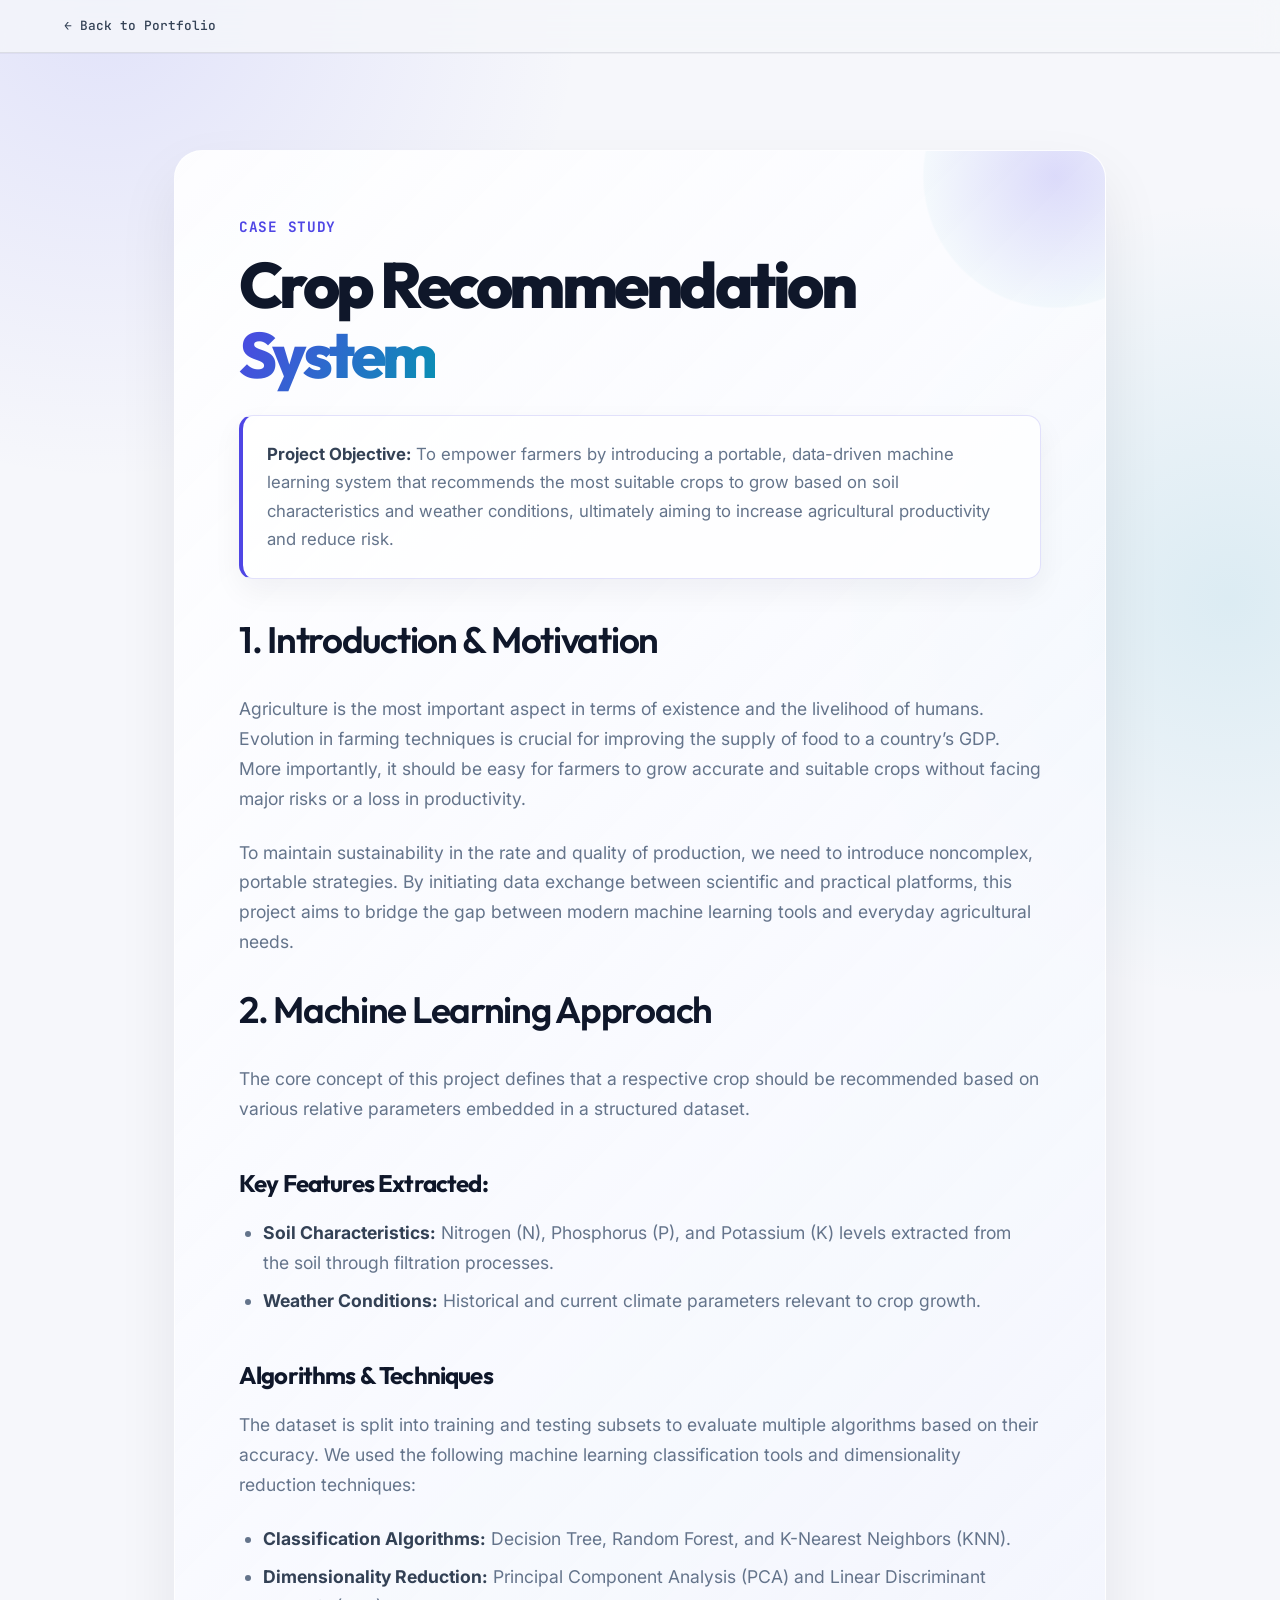
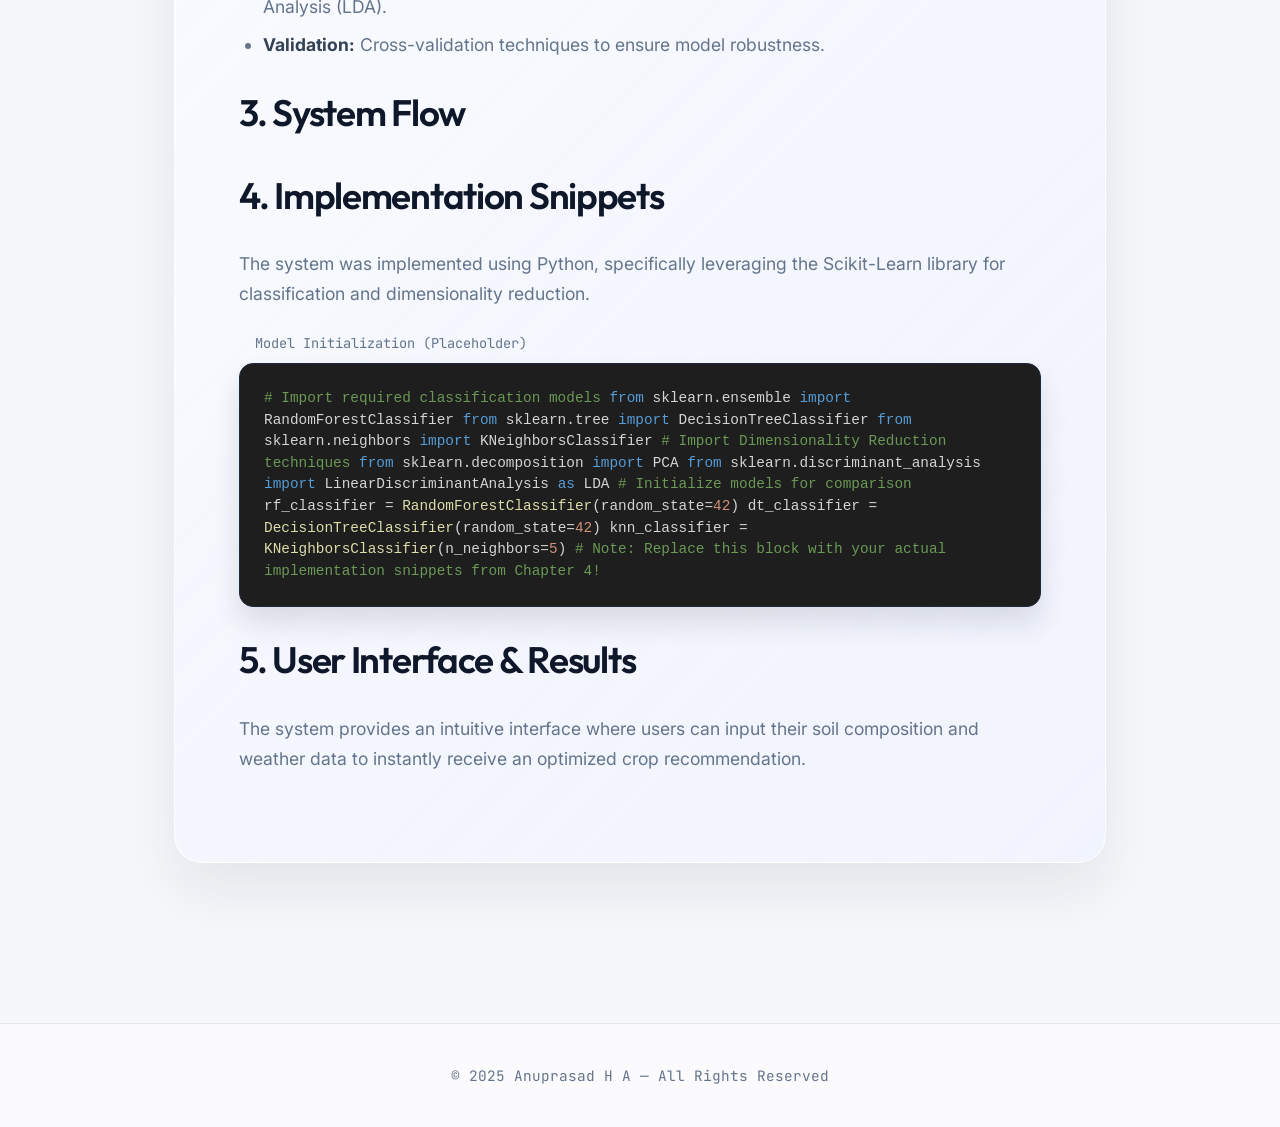
<file: crop-recommendation-system.html>
<!DOCTYPE html>
<html lang="en">
<head>
  <meta charset="UTF-8">
  <meta name="viewport" content="width=device-width, initial-scale=1.0">
  <title>Crop Recommendation System — Case Study</title>
  <style>
    @import url('https://fonts.googleapis.com/css2?family=Outfit:wght@400;600;800&family=Inter:wght@300;400;500;600&family=JetBrains+Mono:wght@400;500&display=swap');

    :root {
      --font-display: 'Outfit', -apple-system, sans-serif;
      --font-sans: 'Inter', -apple-system, sans-serif;
      --font-mono: 'JetBrains Mono', monospace;

      --bg: #030712;
      --surface: #111827;
      --surface2: #1f2937;
      --accent: #38bdf8;
      --accent2: #818cf8;
      --accent3: #f43f5e;
      --text: #f9fafb;
      --muted: #9ca3af;
      --border: rgba(255, 255, 255, 0.08);
      --glass-bg: rgba(17, 24, 39, 0.7);
    }

    *, *::before, *::after { box-sizing: border-box; margin: 0; padding: 0; }
    html { scroll-behavior: smooth; overflow-x: hidden; }
    body { background: var(--bg); color: var(--text); font-family: var(--font-sans); overflow-x: hidden; line-height: 1.6; }

    /* Navigation */
    nav {
      position: fixed; top: 0; width: 100%; z-index: 100;
      background: var(--glass-bg); backdrop-filter: blur(12px); -webkit-backdrop-filter: blur(12px);
      border-bottom: 1px solid var(--border); padding: 16px 5%;
      display: flex; justify-content: space-between; align-items: center;
    }
    .back-btn {
      color: var(--text); text-decoration: none; font-weight: 500; font-family: var(--font-mono);
      display: flex; align-items: center; gap: 8px; transition: color 0.3s;
    }
    .back-btn:hover { color: var(--accent); }

    /* Layout */
    .container {
      max-width: 900px; margin: 0 auto; padding: 120px 24px 80px;
    }
    section { margin-bottom: 80px; }
    
    .section-tag {
      font-family: var(--font-mono); font-size: 0.9rem; color: var(--accent); margin-bottom: 12px;
      letter-spacing: 0.05em; text-transform: uppercase;
    }
    .title {
      font-family: var(--font-display); font-size: 3rem; font-weight: 800; line-height: 1.1; margin-bottom: 24px;
    }
    .title em { font-style: normal; color: transparent; -webkit-text-stroke: 1px var(--accent); }
    h2 { font-family: var(--font-display); font-size: 2rem; margin-bottom: 24px; font-weight: 600; color: #fff; }
    h3 { font-family: var(--font-display); font-size: 1.5rem; margin-top: 40px; margin-bottom: 16px; color: #fff; }
    
    p { color: var(--muted); font-size: 1.1rem; margin-bottom: 24px; line-height: 1.7; }
    ul, ol { color: var(--muted); font-size: 1.1rem; margin-bottom: 24px; line-height: 1.7; padding-left: 24px; }
    li { margin-bottom: 8px; }

    /* Highlight box */
    .highlight-box {
      background: var(--surface); border: 1px solid var(--border); border-left: 4px solid var(--accent);
      padding: 24px; border-radius: 0 8px 8px 0; margin-bottom: 32px;
    }

    /* Code Snippet */
    .code-block {
      background: #1e1e1e; border: 1px solid var(--border); border-radius: 8px; padding: 24px; margin: 24px 0;
      overflow-x: auto; font-family: 'Consolas', 'Courier New', monospace; font-size: 0.9rem; line-height: 1.5; color: #d4d4d4;
    }
    .cb-keyword { color: #569cd6; }
    .cb-string { color: #ce9178; }
    .cb-comment { color: #6a9955; }
    .cb-function { color: #dcdcaa; }
    .code-title {
      font-family: var(--font-mono); font-size: 0.85rem; color: var(--muted); margin-bottom: -16px; margin-top: 24px; padding-left: 16px;
    }

    /* Images */
    .img-placeholder {
      width: 100%; background: var(--surface2); border: 1px dashed var(--border);
      border-radius: 12px; display: flex; justify-content: center; align-items: center;
      color: var(--muted); font-family: var(--font-mono); margin: 32px 0;
    }

    footer { text-align: center; padding: 40px; border-top: 1px solid var(--border); color: var(--muted); font-family: var(--font-mono); font-size: 0.9rem; }

    :root { --bg:#f6f7fb; --surface:rgba(255,255,255,.84); --surface2:#edf1f8; --accent:#4f46e5; --accent2:#0891b2; --accent3:#e11d48; --text:#0f172a; --muted:#64748b; --border:rgba(15,23,42,.10); --glass-bg:rgba(246,247,251,.8); }
    body { background:radial-gradient(circle at 8% 0,rgba(99,102,241,.14),transparent 30rem),radial-gradient(circle at 96% 22%,rgba(8,145,178,.11),transparent 25rem),var(--bg); color:var(--text); } nav { padding:16px max(5%,32px); background:var(--glass-bg); box-shadow:0 1px 0 rgba(15,23,42,.04); }.back-btn { color:#334155; font-size:.8rem; }.back-btn:hover { color:var(--accent); }.container { max-width:980px; padding-top:150px; }.container > section:first-child { position:relative; padding:clamp(30px,6vw,64px); border:1px solid rgba(255,255,255,.8); border-radius:28px; background:linear-gradient(135deg,rgba(255,255,255,.9),rgba(238,242,255,.7)); box-shadow:0 28px 60px rgba(15,23,42,.08); overflow:hidden; }.container > section:first-child::after { content:''; position:absolute; width:280px; height:280px; border-radius:50%; right:-90px; top:-115px; background:radial-gradient(circle,rgba(79,70,229,.18),rgba(8,145,178,.03) 66%,transparent 67%); pointer-events:none; }.section-tag { color:var(--accent); font-weight:700; }.title { font-size:clamp(2.5rem,5vw,4.4rem); letter-spacing:-.055em; max-width:820px; position:relative; z-index:1; }.title em { background:linear-gradient(120deg,var(--accent),var(--accent2)); background-clip:text; -webkit-background-clip:text; -webkit-text-fill-color:transparent; -webkit-text-stroke:0; } h2,h3 { color:var(--text); letter-spacing:-.035em; } h2 { font-size:clamp(1.7rem,3vw,2.3rem); } p,ul,ol { color:var(--muted); } strong { color:#334155; }.highlight-box { background:rgba(255,255,255,.72); border:1px solid rgba(79,70,229,.16); border-left:4px solid var(--accent); border-radius:14px; box-shadow:0 12px 30px rgba(15,23,42,.05); position:relative; z-index:1; }.highlight-box p { font-size:1.05rem; }.flow-box,.img-placeholder { background:var(--surface); color:#334155; border-color:var(--border); border-radius:14px; box-shadow:0 12px 25px rgba(15,23,42,.05); }.flow-box.highlight { color:var(--accent); background:rgba(79,70,229,.06); border-color:rgba(79,70,229,.25); }.flow-box.highlight2 { color:var(--accent2); background:rgba(8,145,178,.06); border-color:rgba(8,145,178,.25); }.flow-arrow { color:var(--accent); }.code-block { border-radius:14px; border-color:#1e293b; box-shadow:0 16px 28px rgba(15,23,42,.12); } footer { background:rgba(255,255,255,.48); } @media(max-width:600px){.container{padding:112px 18px 56px}.container > section:first-child{padding:30px 24px;border-radius:20px}.title{font-size:2.55rem}section{margin-bottom:58px}}
  </style>
</head>
<body>

  <nav>
    <a href="index.html" class="back-btn">← Back to Portfolio</a>
  </nav>

  <div class="container">
    <section>
      <div class="section-tag">Case Study</div>
      <h1 class="title">Crop Recommendation <em>System</em></h1>
      
      <div class="highlight-box">
        <p style="margin-bottom: 0;"><strong>Project Objective:</strong> To empower farmers by introducing a portable, data-driven machine learning system that recommends the most suitable crops to grow based on soil characteristics and weather conditions, ultimately aiming to increase agricultural productivity and reduce risk.</p>
      </div>

      <h2>1. Introduction & Motivation</h2>
      <p>Agriculture is the most important aspect in terms of existence and the livelihood of humans. Evolution in farming techniques is crucial for improving the supply of food to a country’s GDP. More importantly, it should be easy for farmers to grow accurate and suitable crops without facing major risks or a loss in productivity.</p>
      <p>To maintain sustainability in the rate and quality of production, we need to introduce noncomplex, portable strategies. By initiating data exchange between scientific and practical platforms, this project aims to bridge the gap between modern machine learning tools and everyday agricultural needs.</p>

      <h2>2. Machine Learning Approach</h2>
      <p>The core concept of this project defines that a respective crop should be recommended based on various relative parameters embedded in a structured dataset.</p>
      
      <h3>Key Features Extracted:</h3>
      <ul>
        <li><strong>Soil Characteristics:</strong> Nitrogen (N), Phosphorus (P), and Potassium (K) levels extracted from the soil through filtration processes.</li>
        <li><strong>Weather Conditions:</strong> Historical and current climate parameters relevant to crop growth.</li>
      </ul>

      <h3>Algorithms & Techniques</h3>
      <p>The dataset is split into training and testing subsets to evaluate multiple algorithms based on their accuracy. We used the following machine learning classification tools and dimensionality reduction techniques:</p>
      <ul>
        <li><strong>Classification Algorithms:</strong> Decision Tree, Random Forest, and K-Nearest Neighbors (KNN).</li>
        <li><strong>Dimensionality Reduction:</strong> Principal Component Analysis (PCA) and Linear Discriminant Analysis (LDA).</li>
        <li><strong>Validation:</strong> Cross-validation techniques to ensure model robustness.</li>
      </ul>

      <h2>3. System Flow</h2>
      


      <h2>4. Implementation Snippets</h2>
      <p>The system was implemented using Python, specifically leveraging the Scikit-Learn library for classification and dimensionality reduction.</p>

      <div class="code-title">Model Initialization (Placeholder)</div>
      <div class="code-block">
<span class="cb-comment"># Import required classification models</span>
<span class="cb-keyword">from</span> sklearn.ensemble <span class="cb-keyword">import</span> RandomForestClassifier
<span class="cb-keyword">from</span> sklearn.tree <span class="cb-keyword">import</span> DecisionTreeClassifier
<span class="cb-keyword">from</span> sklearn.neighbors <span class="cb-keyword">import</span> KNeighborsClassifier

<span class="cb-comment"># Import Dimensionality Reduction techniques</span>
<span class="cb-keyword">from</span> sklearn.decomposition <span class="cb-keyword">import</span> PCA
<span class="cb-keyword">from</span> sklearn.discriminant_analysis <span class="cb-keyword">import</span> LinearDiscriminantAnalysis <span class="cb-keyword">as</span> LDA

<span class="cb-comment"># Initialize models for comparison</span>
rf_classifier = <span class="cb-function">RandomForestClassifier</span>(random_state=<span class="cb-string">42</span>)
dt_classifier = <span class="cb-function">DecisionTreeClassifier</span>(random_state=<span class="cb-string">42</span>)
knn_classifier = <span class="cb-function">KNeighborsClassifier</span>(n_neighbors=<span class="cb-string">5</span>)

<span class="cb-comment"># Note: Replace this block with your actual implementation snippets from Chapter 4!</span>
      </div>

      <h2>5. User Interface & Results</h2>
      <p>The system provides an intuitive interface where users can input their soil composition and weather data to instantly receive an optimized crop recommendation.</p>



    </section>
  </div>

  <footer>
    <div>© 2025 Anuprasad H A — All Rights Reserved</div>
  </footer>
</body>
</html>
</file>
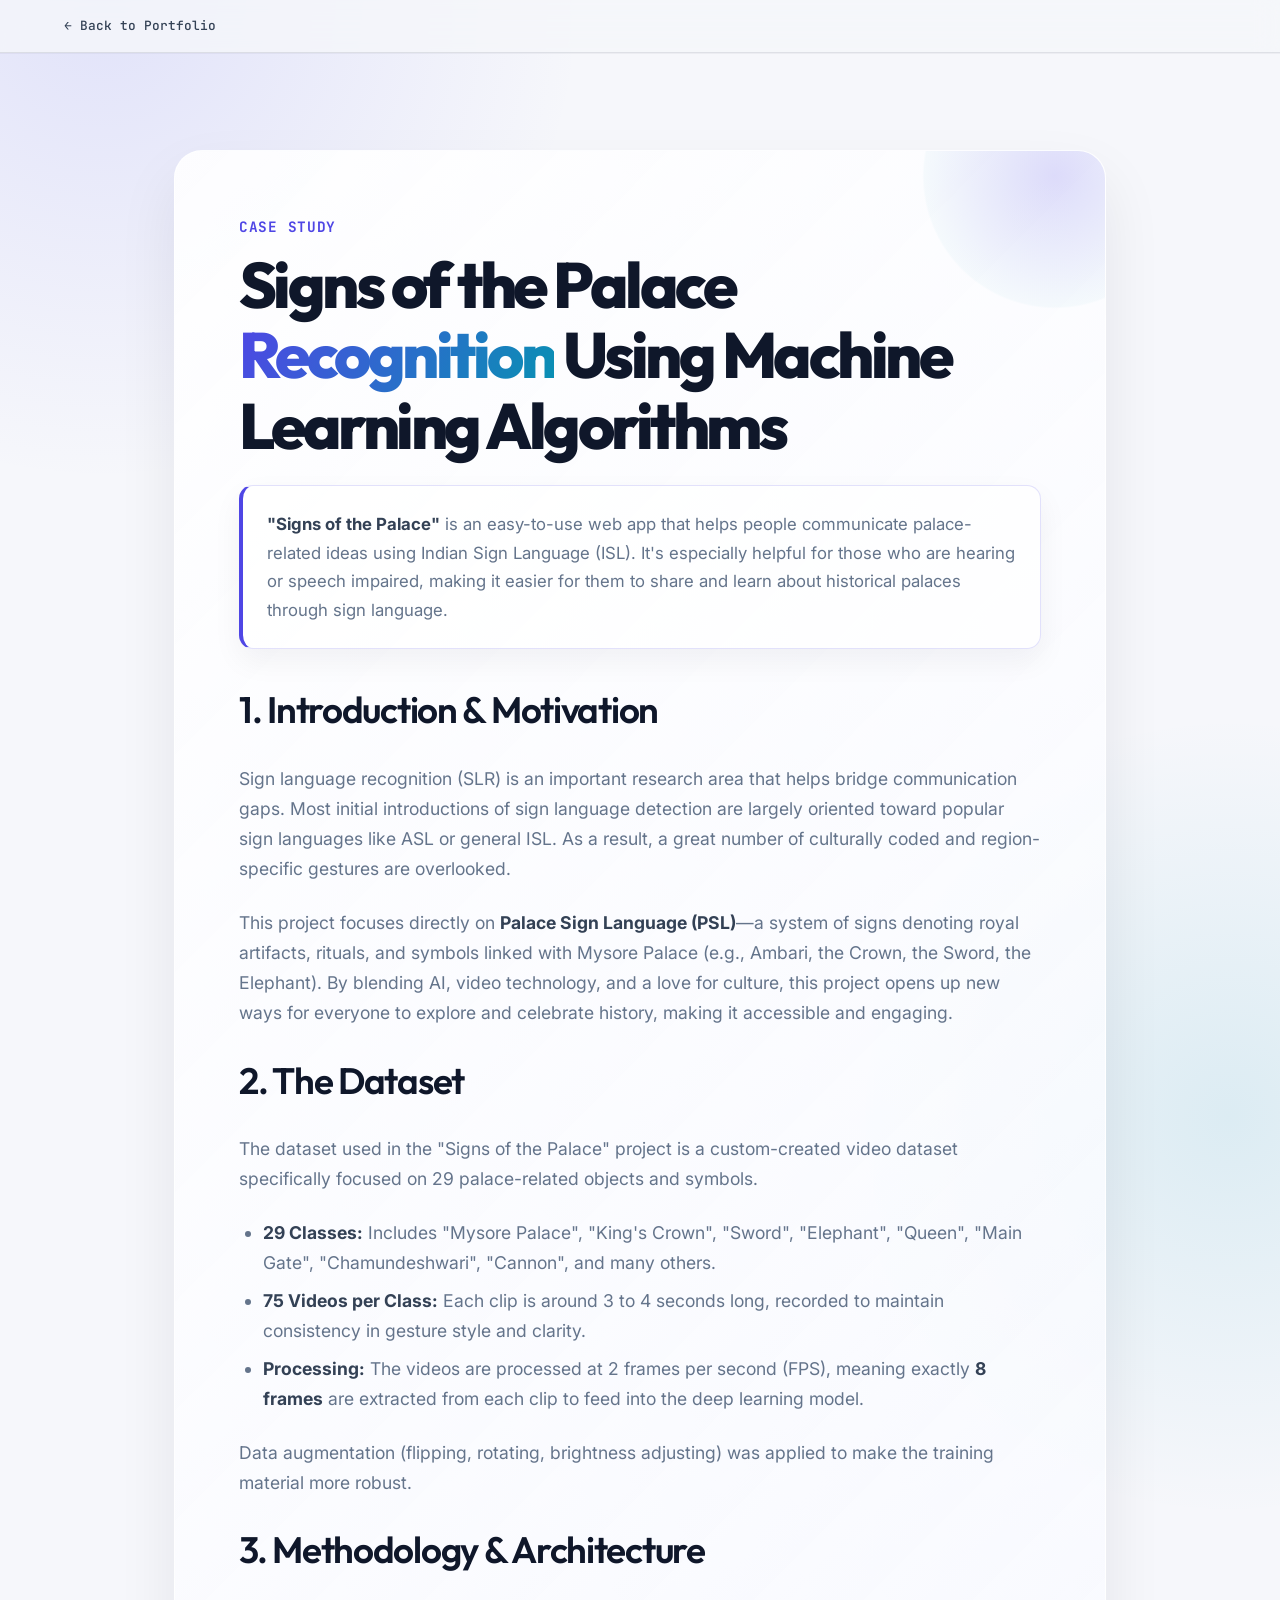
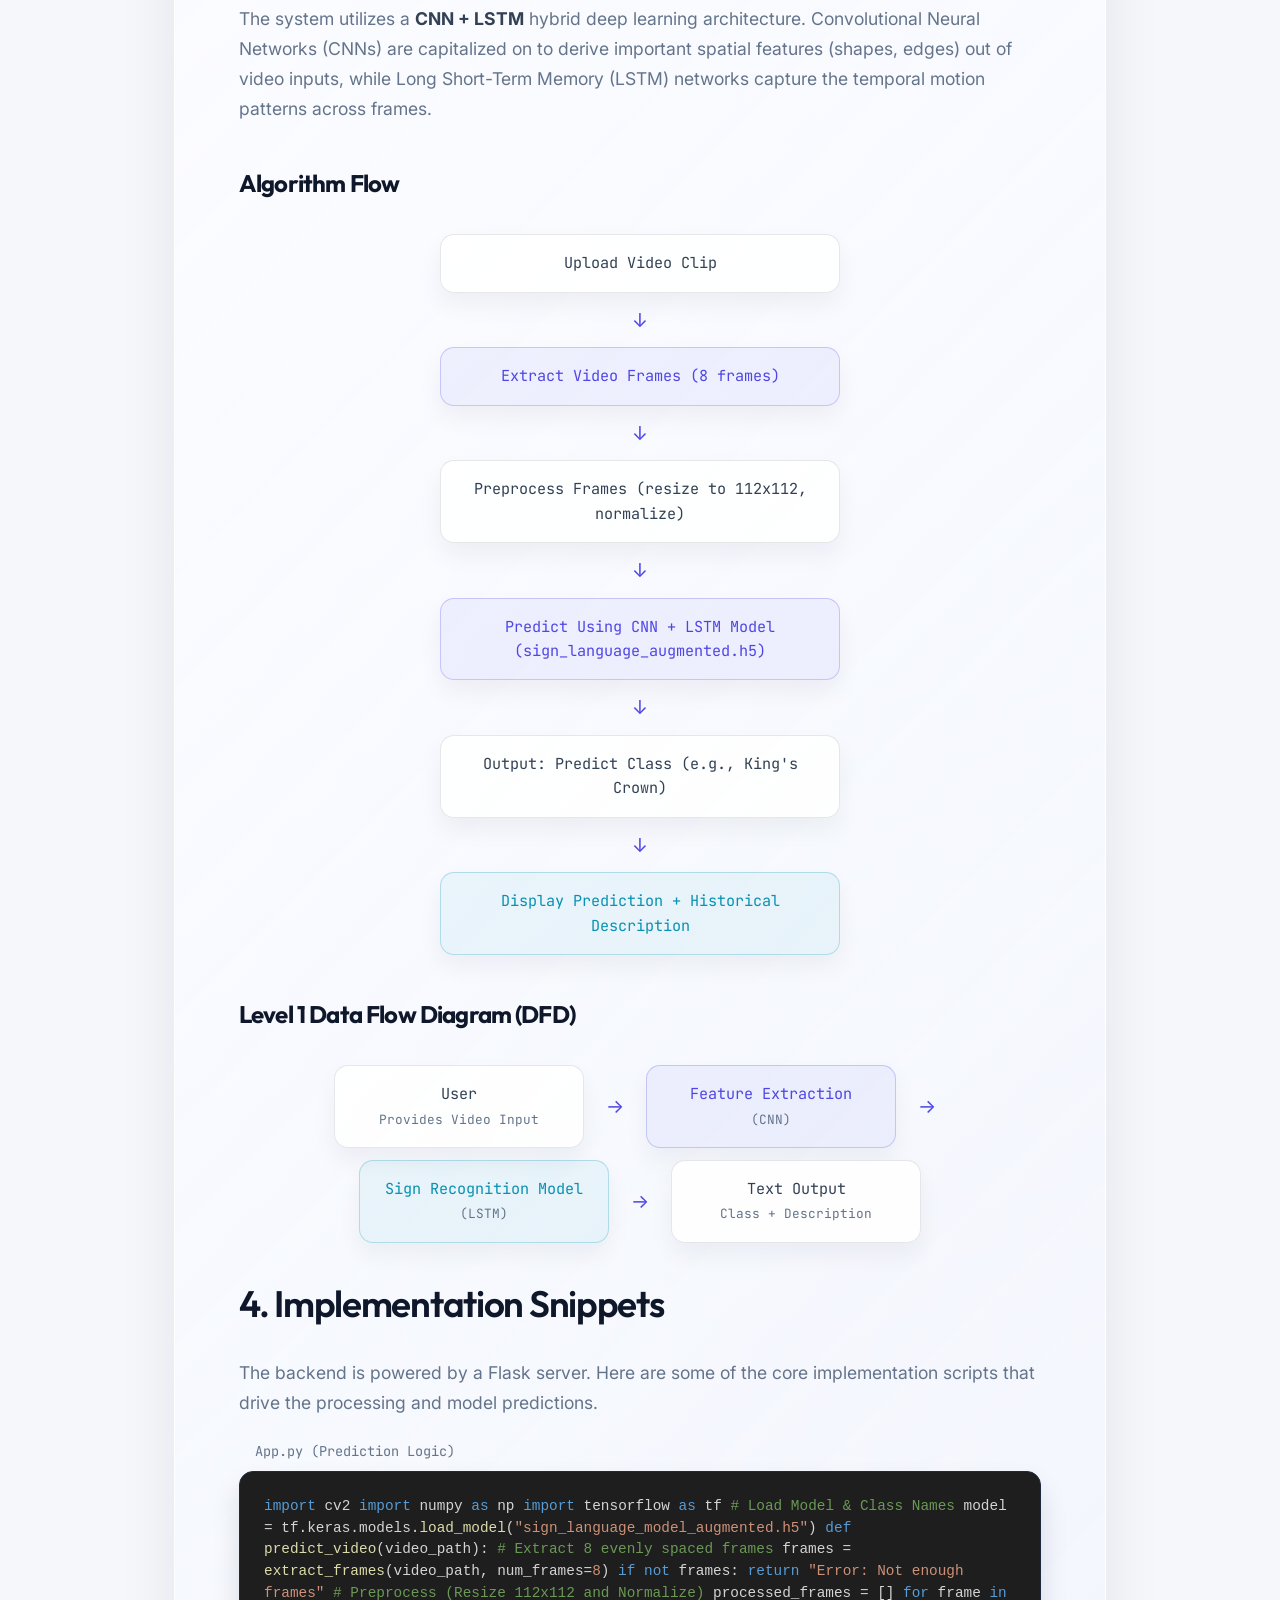
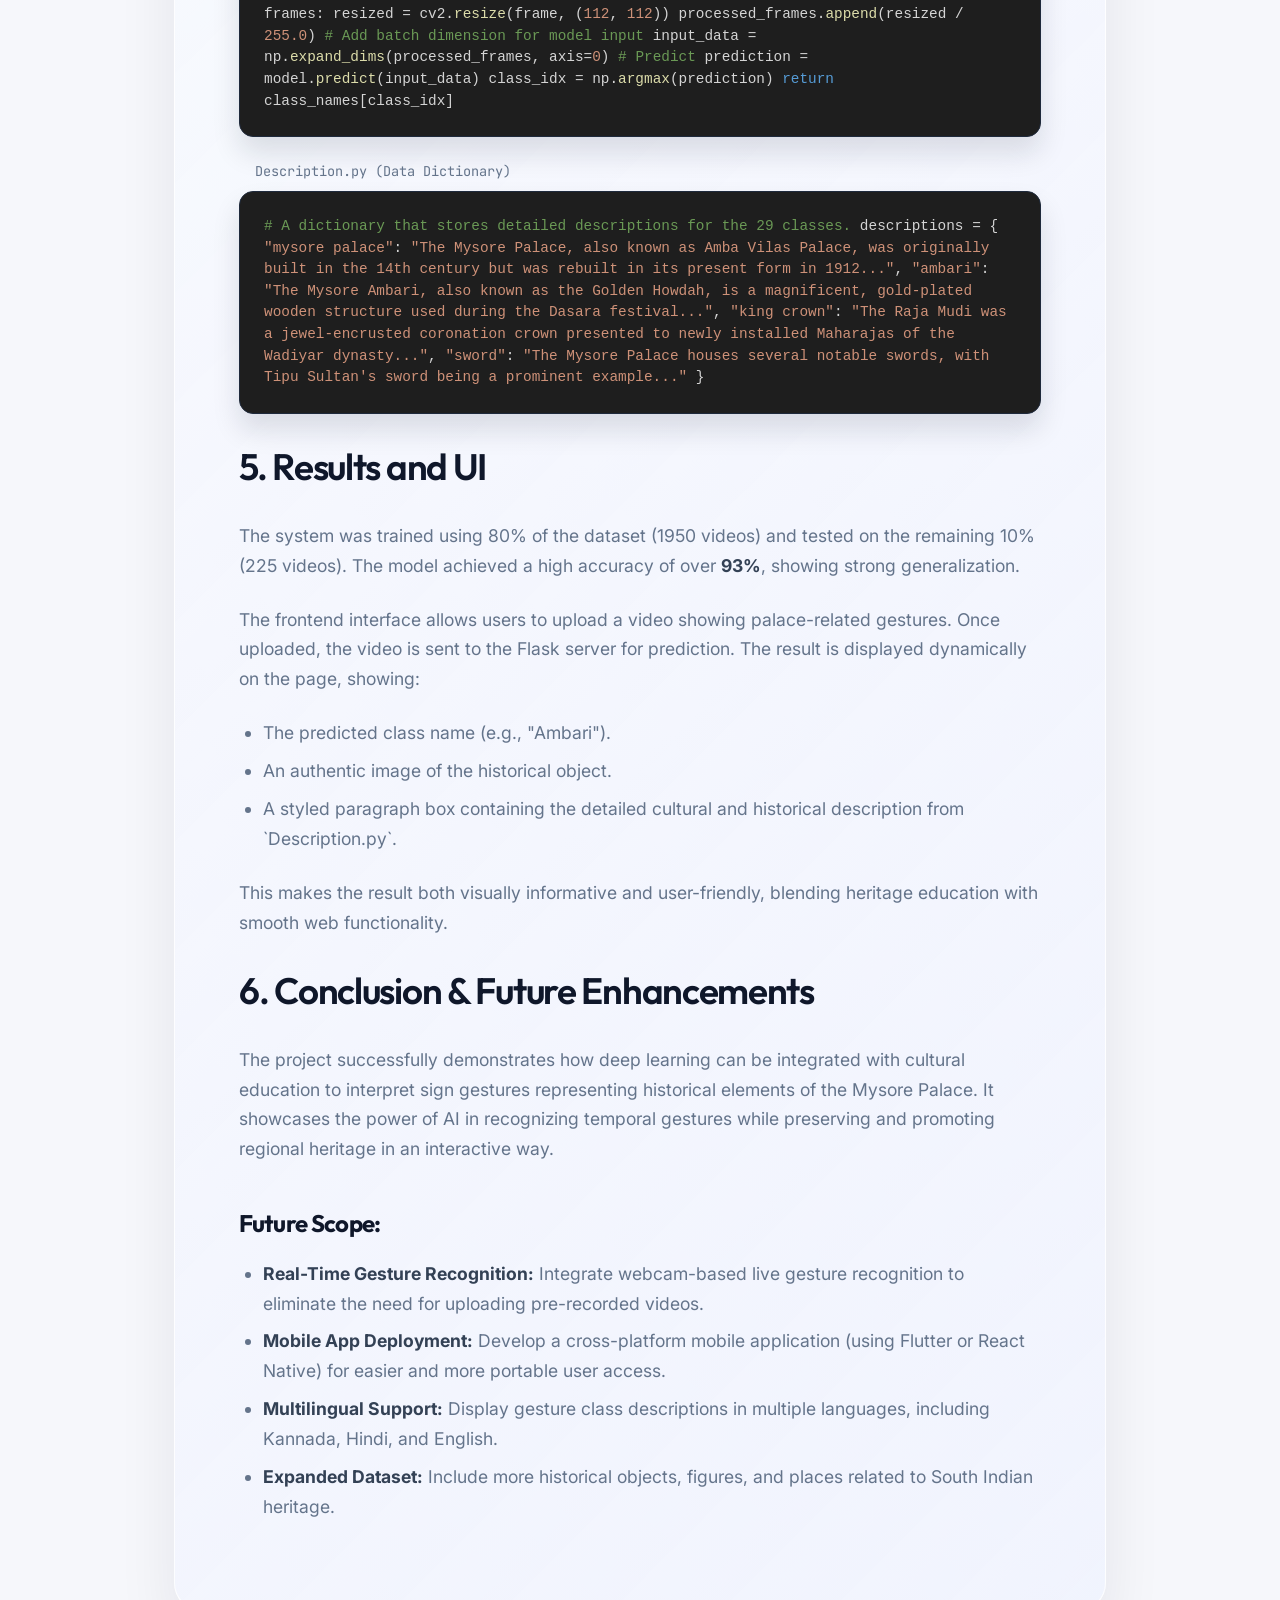
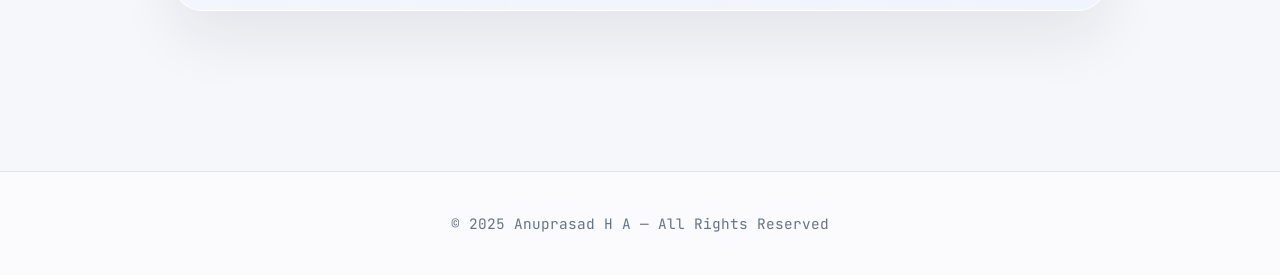
<file: signs-of-the-palace.html>
<!DOCTYPE html>
<html lang="en">
<head>
  <meta charset="UTF-8">
  <meta name="viewport" content="width=device-width, initial-scale=1.0">
  <title>Signs of the Palace — Case Study</title>
  <style>
    @import url('https://fonts.googleapis.com/css2?family=Outfit:wght@400;600;800&family=Inter:wght@300;400;500;600&family=JetBrains+Mono:wght@400;500&display=swap');

    :root {
      --font-display: 'Outfit', -apple-system, sans-serif;
      --font-sans: 'Inter', -apple-system, sans-serif;
      --font-mono: 'JetBrains Mono', monospace;

      --bg: #030712;
      --surface: #111827;
      --surface2: #1f2937;
      --accent: #38bdf8;
      --accent2: #818cf8;
      --accent3: #f43f5e;
      --text: #f9fafb;
      --muted: #9ca3af;
      --border: rgba(255, 255, 255, 0.08);
      --glass-bg: rgba(17, 24, 39, 0.7);
    }

    *, *::before, *::after { box-sizing: border-box; margin: 0; padding: 0; }
    html { scroll-behavior: smooth; overflow-x: hidden; }
    body { background: var(--bg); color: var(--text); font-family: var(--font-sans); overflow-x: hidden; line-height: 1.6; }

    /* Navigation */
    nav {
      position: fixed; top: 0; width: 100%; z-index: 100;
      background: var(--glass-bg); backdrop-filter: blur(12px); -webkit-backdrop-filter: blur(12px);
      border-bottom: 1px solid var(--border); padding: 16px 5%;
      display: flex; justify-content: space-between; align-items: center;
    }
    .back-btn {
      color: var(--text); text-decoration: none; font-weight: 500; font-family: var(--font-mono);
      display: flex; align-items: center; gap: 8px; transition: color 0.3s;
    }
    .back-btn:hover { color: var(--accent); }

    /* Layout */
    .container {
      max-width: 900px; margin: 0 auto; padding: 120px 24px 80px;
    }
    section { margin-bottom: 80px; }
    
    .section-tag {
      font-family: var(--font-mono); font-size: 0.9rem; color: var(--accent); margin-bottom: 12px;
      letter-spacing: 0.05em; text-transform: uppercase;
    }
    .title {
      font-family: var(--font-display); font-size: 3rem; font-weight: 800; line-height: 1.1; margin-bottom: 24px;
    }
    .title em { font-style: normal; color: transparent; -webkit-text-stroke: 1px var(--accent); }
    h2 { font-family: var(--font-display); font-size: 2rem; margin-bottom: 24px; font-weight: 600; color: #fff; }
    h3 { font-family: var(--font-display); font-size: 1.5rem; margin-top: 40px; margin-bottom: 16px; color: #fff; }
    
    p { color: var(--muted); font-size: 1.1rem; margin-bottom: 24px; line-height: 1.7; }
    ul, ol { color: var(--muted); font-size: 1.1rem; margin-bottom: 24px; line-height: 1.7; padding-left: 24px; }
    li { margin-bottom: 8px; }

    /* Highlight box */
    .highlight-box {
      background: var(--surface); border: 1px solid var(--border); border-left: 4px solid var(--accent);
      padding: 24px; border-radius: 0 8px 8px 0; margin-bottom: 32px;
    }

    /* Images */
    .img-placeholder {
      width: 100%; height: 350px; background: var(--surface2); border: 1px dashed var(--border);
      border-radius: 12px; display: flex; justify-content: center; align-items: center;
      color: var(--muted); font-family: var(--font-mono); margin: 32px 0;
    }
    img.actual-img {
      width: 100%; border-radius: 12px; border: 1px solid var(--border); margin: 32px 0;
    }

    /* Flowchart */
    .flowchart { display: flex; flex-direction: column; align-items: center; gap: 12px; margin: 32px 0; }
    .flow-box {
      background: rgba(255, 255, 255, 0.03); border: 1px solid var(--border); padding: 16px 24px;
      border-radius: 8px; color: var(--text); font-family: var(--font-mono); font-size: 0.95rem;
      text-align: center; width: 100%; max-width: 400px; box-shadow: 0 4px 6px rgba(0,0,0,0.2);
    }
    .flow-box.highlight { border-color: var(--accent); color: var(--accent); background: rgba(56, 189, 248, 0.05); }
    .flow-box.highlight2 { border-color: var(--accent2); color: var(--accent2); background: rgba(129, 140, 248, 0.05); }
    .flow-arrow { color: var(--muted); font-size: 1.2rem; }
    
    /* Horizontal Flow for DFDs */
    .h-flow { display: flex; flex-wrap: wrap; justify-content: center; align-items: center; gap: 12px; margin: 32px 0; }
    .h-flow .flow-box { max-width: 250px; }
    .h-flow .flow-arrow { transform: rotate(-90deg); margin: 0 10px; }
    @media(min-width: 768px) {
      .h-flow .flow-arrow { transform: none; }
    }

    /* Code Snippet */
    .code-block {
      background: #1e1e1e; border: 1px solid var(--border); border-radius: 8px; padding: 24px; margin: 24px 0;
      overflow-x: auto; font-family: 'Consolas', 'Courier New', monospace; font-size: 0.9rem; line-height: 1.5; color: #d4d4d4;
    }
    .cb-keyword { color: #569cd6; }
    .cb-string { color: #ce9178; }
    .cb-comment { color: #6a9955; }
    .cb-function { color: #dcdcaa; }
    .code-title {
      font-family: var(--font-mono); font-size: 0.85rem; color: var(--muted); margin-bottom: -16px; margin-top: 24px; padding-left: 16px;
    }
    
    footer { text-align: center; padding: 40px; border-top: 1px solid var(--border); color: var(--muted); font-family: var(--font-mono); font-size: 0.9rem; }

    /* Shared light case-study design */
    :root { --bg:#f6f7fb; --surface:rgba(255,255,255,.84); --surface2:#edf1f8; --accent:#4f46e5; --accent2:#0891b2; --accent3:#e11d48; --text:#0f172a; --muted:#64748b; --border:rgba(15,23,42,.10); --glass-bg:rgba(246,247,251,.8); }
    body { background:radial-gradient(circle at 8% 0,rgba(99,102,241,.14),transparent 30rem),radial-gradient(circle at 96% 22%,rgba(8,145,178,.11),transparent 25rem),var(--bg); color:var(--text); }
    nav { padding:16px max(5%,32px); background:var(--glass-bg); box-shadow:0 1px 0 rgba(15,23,42,.04); }.back-btn { color:#334155; font-size:.8rem; }.back-btn:hover { color:var(--accent); }
    .container { max-width:980px; padding-top:150px; }.container > section:first-child { position:relative; padding:clamp(30px,6vw,64px); border:1px solid rgba(255,255,255,.8); border-radius:28px; background:linear-gradient(135deg,rgba(255,255,255,.9),rgba(238,242,255,.7)); box-shadow:0 28px 60px rgba(15,23,42,.08); overflow:hidden; }.container > section:first-child::after { content:''; position:absolute; width:280px; height:280px; border-radius:50%; right:-90px; top:-115px; background:radial-gradient(circle,rgba(79,70,229,.18),rgba(8,145,178,.03) 66%,transparent 67%); pointer-events:none; }
    .section-tag { color:var(--accent); font-weight:700; }.title { font-size:clamp(2.5rem,5vw,4.4rem); letter-spacing:-.055em; max-width:820px; position:relative; z-index:1; }.title em { background:linear-gradient(120deg,var(--accent),var(--accent2)); background-clip:text; -webkit-background-clip:text; -webkit-text-fill-color:transparent; -webkit-text-stroke:0; }
    h2,h3 { color:var(--text); letter-spacing:-.035em; } h2 { font-size:clamp(1.7rem,3vw,2.3rem); } p,ul,ol { color:var(--muted); } strong { color:#334155; }
    .highlight-box { background:rgba(255,255,255,.72); border:1px solid rgba(79,70,229,.16); border-left:4px solid var(--accent); border-radius:14px; box-shadow:0 12px 30px rgba(15,23,42,.05); position:relative; z-index:1; }.highlight-box p { font-size:1.05rem; }
    .flow-box,.img-placeholder { background:var(--surface); color:#334155; border-color:var(--border); border-radius:14px; box-shadow:0 12px 25px rgba(15,23,42,.05); }.flow-box.highlight { color:var(--accent); background:rgba(79,70,229,.06); border-color:rgba(79,70,229,.25); }.flow-box.highlight2 { color:var(--accent2); background:rgba(8,145,178,.06); border-color:rgba(8,145,178,.25); }.flow-arrow { color:var(--accent); }.code-block { border-radius:14px; border-color:#1e293b; box-shadow:0 16px 28px rgba(15,23,42,.12); } img.actual-img { border-radius:18px; box-shadow:0 18px 38px rgba(15,23,42,.12); } footer { background:rgba(255,255,255,.48); }
    @media(max-width:600px){.container{padding:112px 18px 56px}.container > section:first-child{padding:30px 24px;border-radius:20px}.title{font-size:2.55rem}section{margin-bottom:58px}}
  </style>
</head>
<body>

  <nav>
    <a href="index.html" class="back-btn">← Back to Portfolio</a>
  </nav>

  <div class="container">
    <section>
      <div class="section-tag">Case Study</div>
      <h1 class="title">Signs of the Palace <em>Recognition</em> Using Machine Learning Algorithms</h1>
      
      <div class="highlight-box">
        <p style="margin-bottom: 0;"><strong>"Signs of the Palace"</strong> is an easy-to-use web app that helps people communicate palace-related ideas using Indian Sign Language (ISL). It's especially helpful for those who are hearing or speech impaired, making it easier for them to share and learn about historical palaces through sign language.</p>
      </div>

      <h2>1. Introduction & Motivation</h2>
      <p>Sign language recognition (SLR) is an important research area that helps bridge communication gaps. Most initial introductions of sign language detection are largely oriented toward popular sign languages like ASL or general ISL. As a result, a great number of culturally coded and region-specific gestures are overlooked.</p>
      <p>This project focuses directly on <strong>Palace Sign Language (PSL)</strong>—a system of signs denoting royal artifacts, rituals, and symbols linked with Mysore Palace (e.g., Ambari, the Crown, the Sword, the Elephant). By blending AI, video technology, and a love for culture, this project opens up new ways for everyone to explore and celebrate history, making it accessible and engaging.</p>

      <h2>2. The Dataset</h2>
      <p>The dataset used in the "Signs of the Palace" project is a custom-created video dataset specifically focused on 29 palace-related objects and symbols.</p>
      <ul>
        <li><strong>29 Classes:</strong> Includes "Mysore Palace", "King's Crown", "Sword", "Elephant", "Queen", "Main Gate", "Chamundeshwari", "Cannon", and many others.</li>
        <li><strong>75 Videos per Class:</strong> Each clip is around 3 to 4 seconds long, recorded to maintain consistency in gesture style and clarity.</li>
        <li><strong>Processing:</strong> The videos are processed at 2 frames per second (FPS), meaning exactly <strong>8 frames</strong> are extracted from each clip to feed into the deep learning model.</li>
      </ul>
      <p>Data augmentation (flipping, rotating, brightness adjusting) was applied to make the training material more robust.</p>

      <h2>3. Methodology & Architecture</h2>
      <p>The system utilizes a <strong>CNN + LSTM</strong> hybrid deep learning architecture. Convolutional Neural Networks (CNNs) are capitalized on to derive important spatial features (shapes, edges) out of video inputs, while Long Short-Term Memory (LSTM) networks capture the temporal motion patterns across frames.</p>
      
      <h3>Algorithm Flow</h3>
      <div class="flowchart">
        <div class="flow-box">Upload Video Clip</div>
        <div class="flow-arrow">↓</div>
        <div class="flow-box highlight">Extract Video Frames (8 frames)</div>
        <div class="flow-arrow">↓</div>
        <div class="flow-box">Preprocess Frames (resize to 112x112, normalize)</div>
        <div class="flow-arrow">↓</div>
        <div class="flow-box highlight">Predict Using CNN + LSTM Model (sign_language_augmented.h5)</div>
        <div class="flow-arrow">↓</div>
        <div class="flow-box">Output: Predict Class (e.g., King's Crown)</div>
        <div class="flow-arrow">↓</div>
        <div class="flow-box highlight2">Display Prediction + Historical Description</div>
      </div>

      <h3>Level 1 Data Flow Diagram (DFD)</h3>
      <div class="h-flow">
        <div class="flow-box">User<br><span style="font-size: 0.8rem; color:var(--muted)">Provides Video Input</span></div>
        <div class="flow-arrow">→</div>
        <div class="flow-box highlight">Feature Extraction<br><span style="font-size: 0.8rem; color:var(--muted)">(CNN)</span></div>
        <div class="flow-arrow">→</div>
        <div class="flow-box highlight2">Sign Recognition Model<br><span style="font-size: 0.8rem; color:var(--muted)">(LSTM)</span></div>
        <div class="flow-arrow">→</div>
        <div class="flow-box">Text Output<br><span style="font-size: 0.8rem; color:var(--muted)">Class + Description</span></div>
      </div>

      <h2>4. Implementation Snippets</h2>
      <p>The backend is powered by a Flask server. Here are some of the core implementation scripts that drive the processing and model predictions.</p>

      <div class="code-title">App.py (Prediction Logic)</div>
      <div class="code-block">
<span class="cb-keyword">import</span> cv2
<span class="cb-keyword">import</span> numpy <span class="cb-keyword">as</span> np
<span class="cb-keyword">import</span> tensorflow <span class="cb-keyword">as</span> tf

<span class="cb-comment"># Load Model & Class Names</span>
model = tf.keras.models.<span class="cb-function">load_model</span>(<span class="cb-string">"sign_language_model_augmented.h5"</span>)

<span class="cb-keyword">def</span> <span class="cb-function">predict_video</span>(video_path):
    <span class="cb-comment"># Extract 8 evenly spaced frames</span>
    frames = <span class="cb-function">extract_frames</span>(video_path, num_frames=<span class="cb-string">8</span>)
    
    <span class="cb-keyword">if not</span> frames:
        <span class="cb-keyword">return</span> <span class="cb-string">"Error: Not enough frames"</span>

    <span class="cb-comment"># Preprocess (Resize 112x112 and Normalize)</span>
    processed_frames = []
    <span class="cb-keyword">for</span> frame <span class="cb-keyword">in</span> frames:
        resized = cv2.<span class="cb-function">resize</span>(frame, (<span class="cb-string">112</span>, <span class="cb-string">112</span>))
        processed_frames.<span class="cb-function">append</span>(resized / <span class="cb-string">255.0</span>)
    
    <span class="cb-comment"># Add batch dimension for model input</span>
    input_data = np.<span class="cb-function">expand_dims</span>(processed_frames, axis=<span class="cb-string">0</span>)
    
    <span class="cb-comment"># Predict</span>
    prediction = model.<span class="cb-function">predict</span>(input_data)
    class_idx = np.<span class="cb-function">argmax</span>(prediction)
    
    <span class="cb-keyword">return</span> class_names[class_idx]
      </div>

      <div class="code-title">Description.py (Data Dictionary)</div>
      <div class="code-block">
<span class="cb-comment"># A dictionary that stores detailed descriptions for the 29 classes.</span>
descriptions = {
    <span class="cb-string">"mysore palace"</span>: <span class="cb-string">"The Mysore Palace, also known as Amba Vilas Palace, was originally built in the 14th century but was rebuilt in its present form in 1912..."</span>,
    <span class="cb-string">"ambari"</span>: <span class="cb-string">"The Mysore Ambari, also known as the Golden Howdah, is a magnificent, gold-plated wooden structure used during the Dasara festival..."</span>,
    <span class="cb-string">"king crown"</span>: <span class="cb-string">"The Raja Mudi was a jewel-encrusted coronation crown presented to newly installed Maharajas of the Wadiyar dynasty..."</span>,
    <span class="cb-string">"sword"</span>: <span class="cb-string">"The Mysore Palace houses several notable swords, with Tipu Sultan's sword being a prominent example..."</span>
}
      </div>

      <h2>5. Results and UI</h2>
      <p>The system was trained using 80% of the dataset (1950 videos) and tested on the remaining 10% (225 videos). The model achieved a high accuracy of over <strong>93%</strong>, showing strong generalization.</p>
      
      <p>The frontend interface allows users to upload a video showing palace-related gestures. Once uploaded, the video is sent to the Flask server for prediction. The result is displayed dynamically on the page, showing:</p>
      <ul>
        <li>The predicted class name (e.g., "Ambari").</li>
        <li>An authentic image of the historical object.</li>
        <li>A styled paragraph box containing the detailed cultural and historical description from `Description.py`.</li>
      </ul>
      <p>This makes the result both visually informative and user-friendly, blending heritage education with smooth web functionality.</p>



      <h2>6. Conclusion & Future Enhancements</h2>
      <p>The project successfully demonstrates how deep learning can be integrated with cultural education to interpret sign gestures representing historical elements of the Mysore Palace. It showcases the power of AI in recognizing temporal gestures while preserving and promoting regional heritage in an interactive way.</p>
      
      <h3>Future Scope:</h3>
      <ul>
        <li><strong>Real-Time Gesture Recognition:</strong> Integrate webcam-based live gesture recognition to eliminate the need for uploading pre-recorded videos.</li>
        <li><strong>Mobile App Deployment:</strong> Develop a cross-platform mobile application (using Flutter or React Native) for easier and more portable user access.</li>
        <li><strong>Multilingual Support:</strong> Display gesture class descriptions in multiple languages, including Kannada, Hindi, and English.</li>
        <li><strong>Expanded Dataset:</strong> Include more historical objects, figures, and places related to South Indian heritage.</li>
      </ul>

    </section>
  </div>

  <footer>
    <div>© 2025 Anuprasad H A — All Rights Reserved</div>
  </footer>
</body>
</html>
</file>
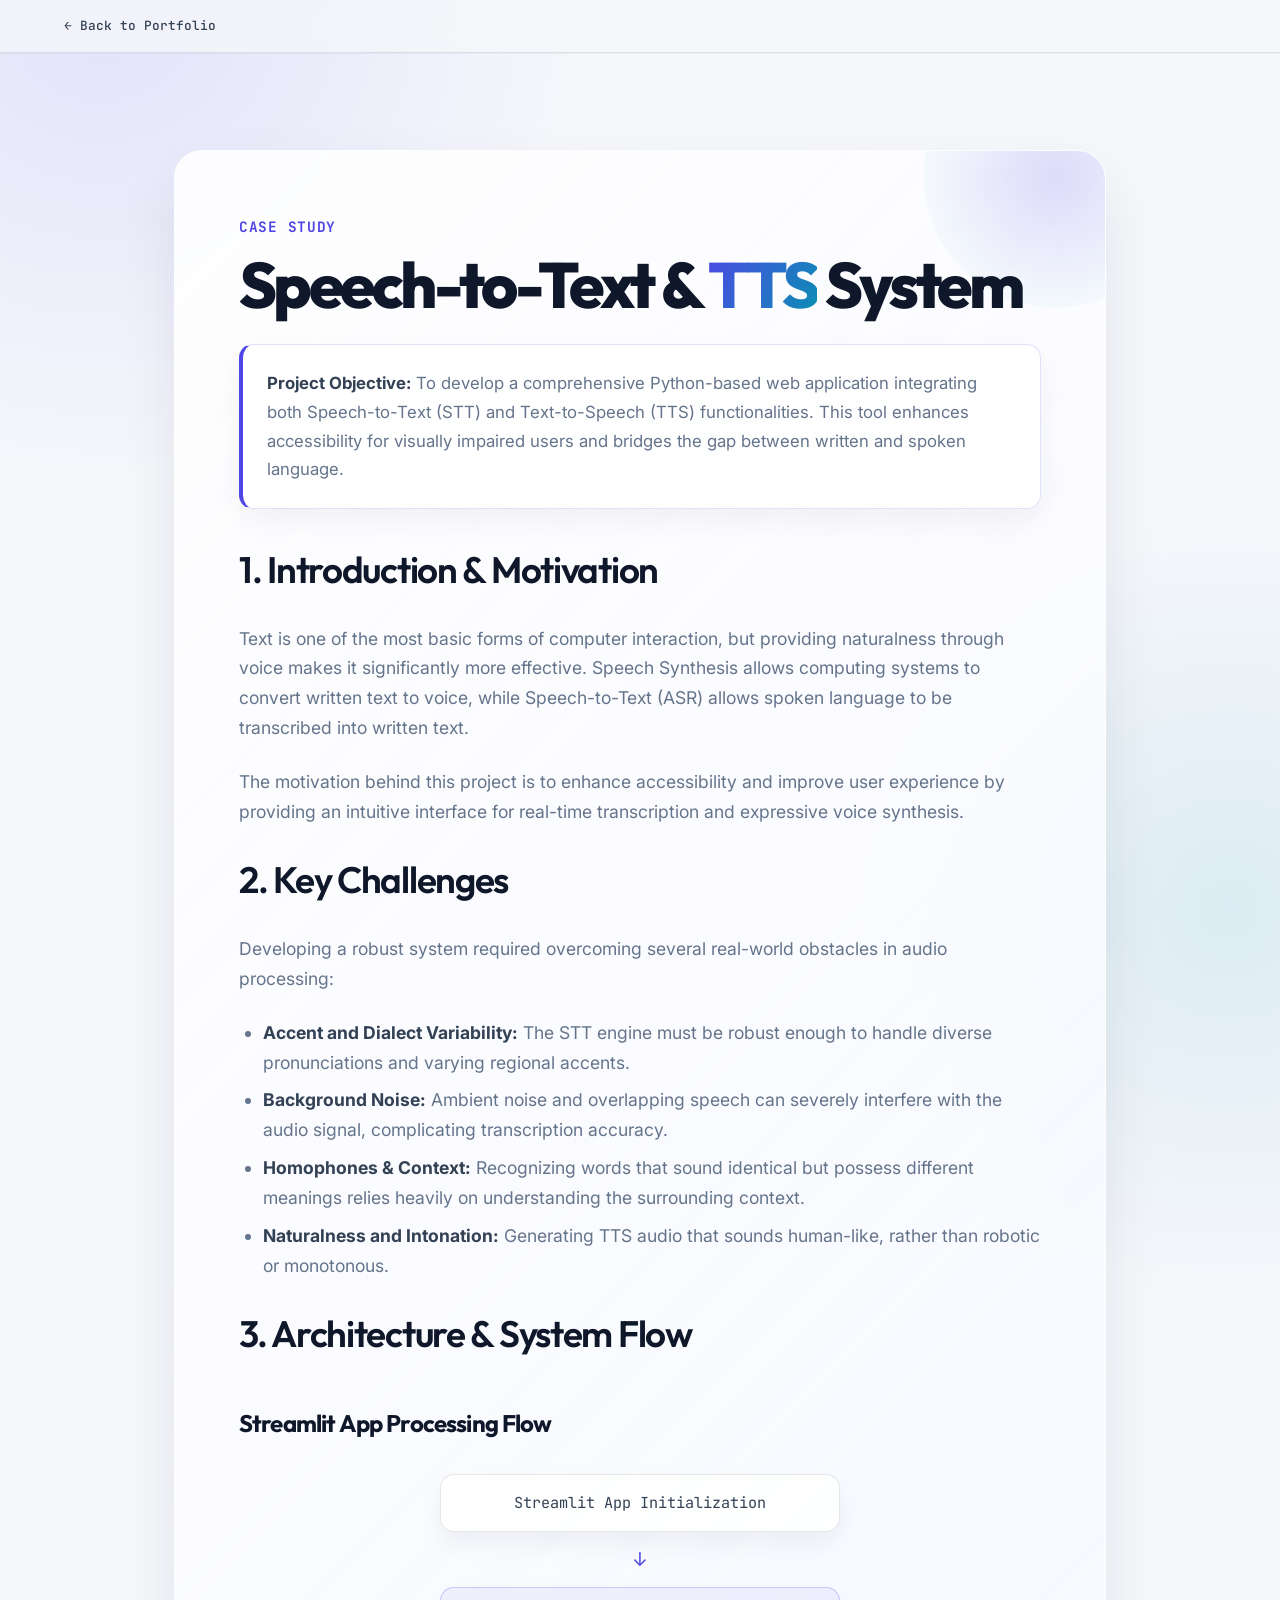
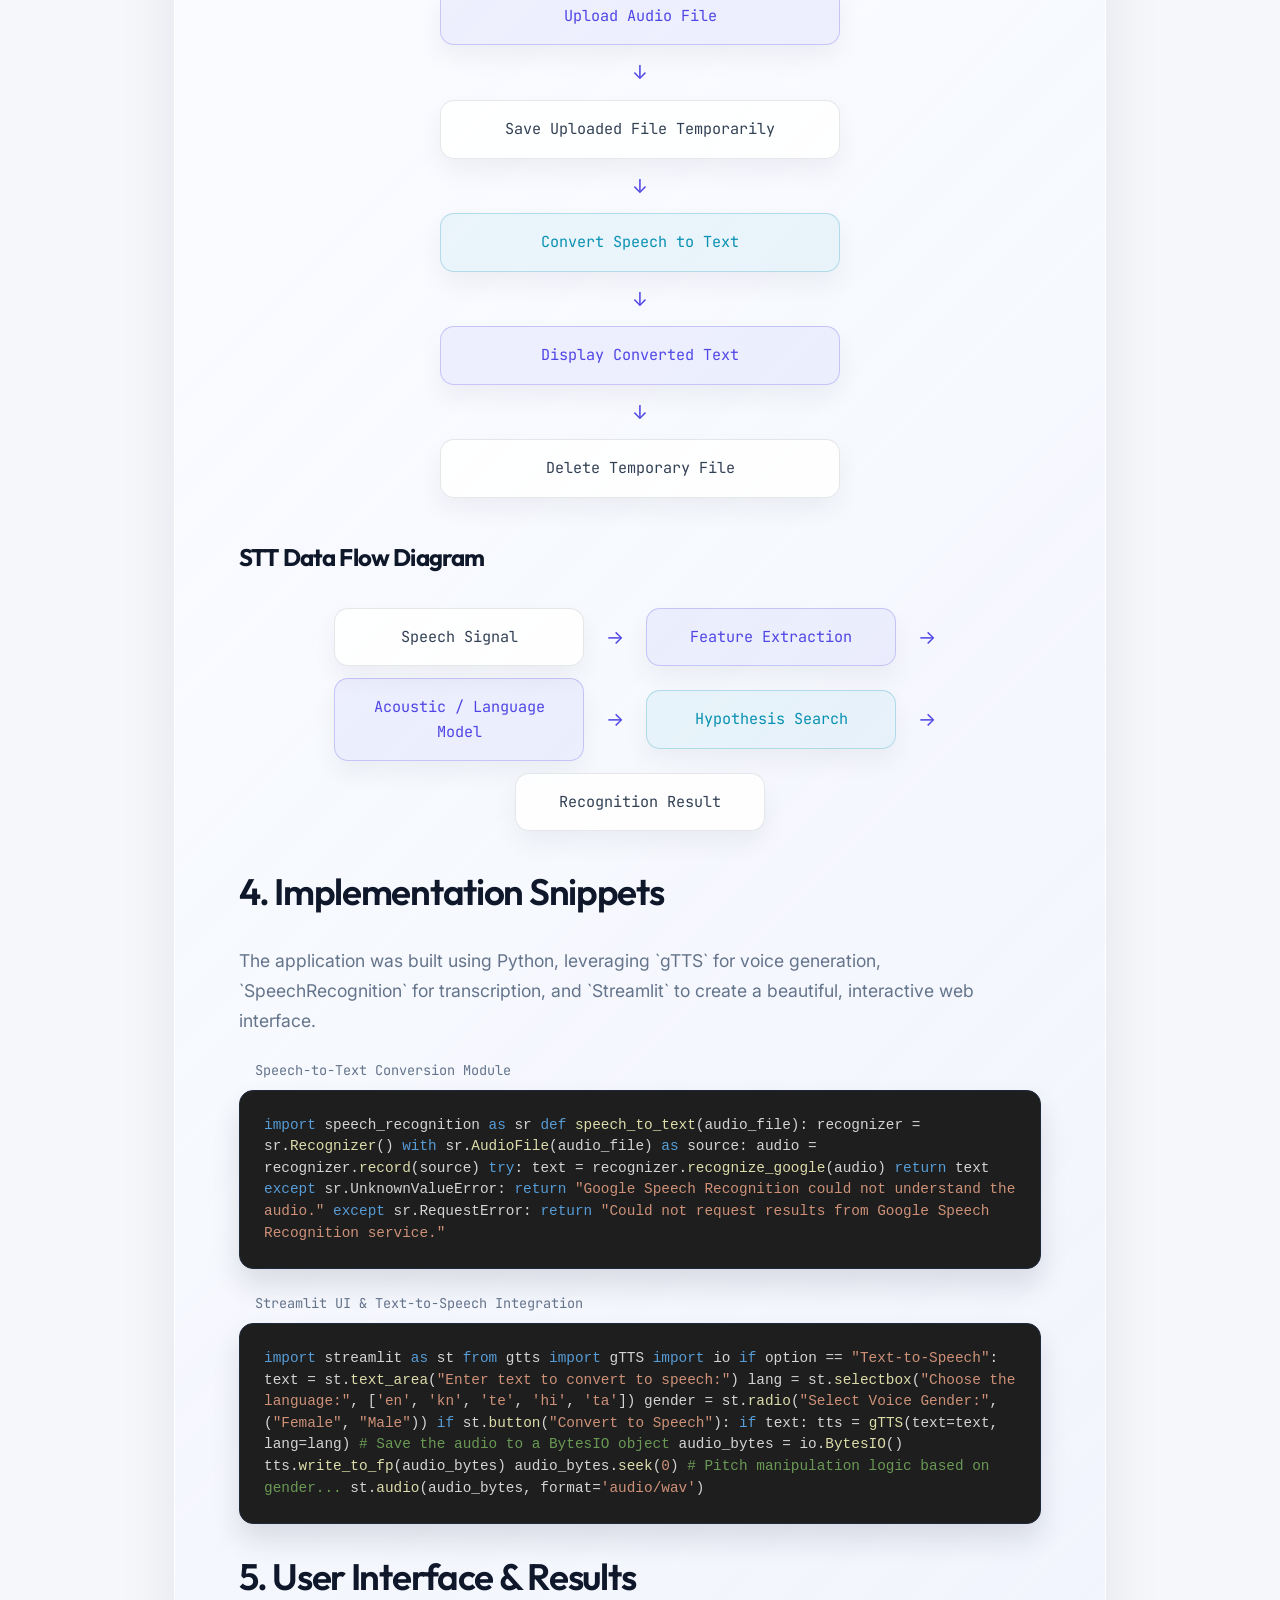
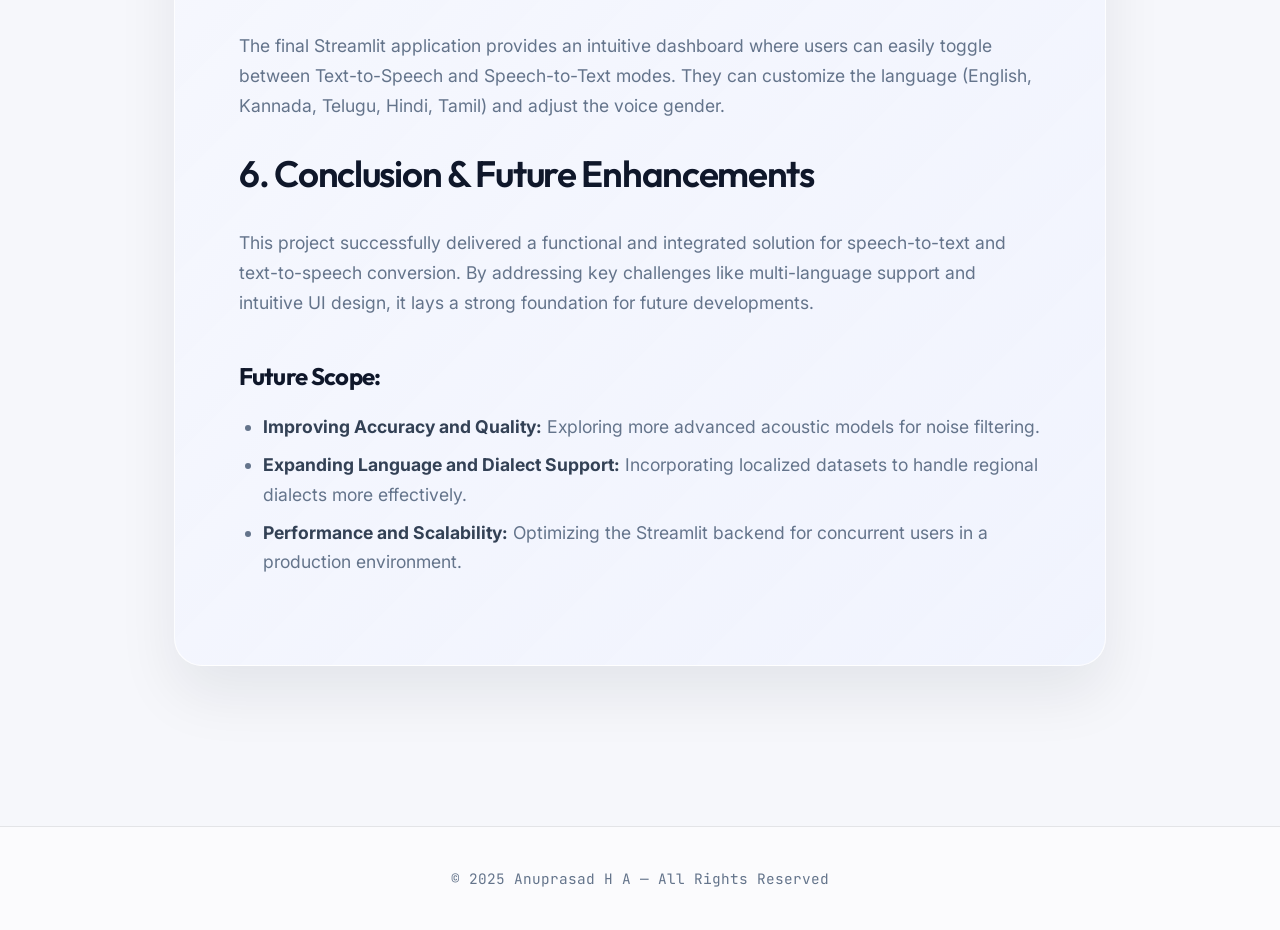
<file: speech-to-text-system.html>
<!DOCTYPE html>
<html lang="en">
<head>
  <meta charset="UTF-8">
  <meta name="viewport" content="width=device-width, initial-scale=1.0">
  <title>Speech-to-Text & TTS System — Case Study</title>
  <style>
    @import url('https://fonts.googleapis.com/css2?family=Outfit:wght@400;600;800&family=Inter:wght@300;400;500;600&family=JetBrains+Mono:wght@400;500&display=swap');

    :root {
      --font-display: 'Outfit', -apple-system, sans-serif;
      --font-sans: 'Inter', -apple-system, sans-serif;
      --font-mono: 'JetBrains Mono', monospace;

      --bg: #030712;
      --surface: #111827;
      --surface2: #1f2937;
      --accent: #38bdf8;
      --accent2: #818cf8;
      --accent3: #f43f5e;
      --text: #f9fafb;
      --muted: #9ca3af;
      --border: rgba(255, 255, 255, 0.08);
      --glass-bg: rgba(17, 24, 39, 0.7);
    }

    *, *::before, *::after { box-sizing: border-box; margin: 0; padding: 0; }
    html { scroll-behavior: smooth; overflow-x: hidden; }
    body { background: var(--bg); color: var(--text); font-family: var(--font-sans); overflow-x: hidden; line-height: 1.6; }

    /* Navigation */
    nav {
      position: fixed; top: 0; width: 100%; z-index: 100;
      background: var(--glass-bg); backdrop-filter: blur(12px); -webkit-backdrop-filter: blur(12px);
      border-bottom: 1px solid var(--border); padding: 16px 5%;
      display: flex; justify-content: space-between; align-items: center;
    }
    .back-btn {
      color: var(--text); text-decoration: none; font-weight: 500; font-family: var(--font-mono);
      display: flex; align-items: center; gap: 8px; transition: color 0.3s;
    }
    .back-btn:hover { color: var(--accent); }

    /* Layout */
    .container {
      max-width: 900px; margin: 0 auto; padding: 120px 24px 80px;
    }
    section { margin-bottom: 80px; }
    
    .section-tag {
      font-family: var(--font-mono); font-size: 0.9rem; color: var(--accent); margin-bottom: 12px;
      letter-spacing: 0.05em; text-transform: uppercase;
    }
    .title {
      font-family: var(--font-display); font-size: 3rem; font-weight: 800; line-height: 1.1; margin-bottom: 24px;
    }
    .title em { font-style: normal; color: transparent; -webkit-text-stroke: 1px var(--accent); }
    h2 { font-family: var(--font-display); font-size: 2rem; margin-bottom: 24px; font-weight: 600; color: #fff; }
    h3 { font-family: var(--font-display); font-size: 1.5rem; margin-top: 40px; margin-bottom: 16px; color: #fff; }
    
    p { color: var(--muted); font-size: 1.1rem; margin-bottom: 24px; line-height: 1.7; }
    ul, ol { color: var(--muted); font-size: 1.1rem; margin-bottom: 24px; line-height: 1.7; padding-left: 24px; }
    li { margin-bottom: 8px; }

    /* Highlight box */
    .highlight-box {
      background: var(--surface); border: 1px solid var(--border); border-left: 4px solid var(--accent);
      padding: 24px; border-radius: 0 8px 8px 0; margin-bottom: 32px;
    }

    /* Flowchart */
    .flowchart { display: flex; flex-direction: column; align-items: center; gap: 12px; margin: 32px 0; }
    .flow-box {
      background: rgba(255, 255, 255, 0.03); border: 1px solid var(--border); padding: 16px 24px;
      border-radius: 8px; color: var(--text); font-family: var(--font-mono); font-size: 0.95rem;
      text-align: center; width: 100%; max-width: 400px; box-shadow: 0 4px 6px rgba(0,0,0,0.2);
    }
    .flow-box.highlight { border-color: var(--accent); color: var(--accent); background: rgba(56, 189, 248, 0.05); }
    .flow-box.highlight2 { border-color: var(--accent2); color: var(--accent2); background: rgba(129, 140, 248, 0.05); }
    .flow-arrow { color: var(--muted); font-size: 1.2rem; }
    
    /* Horizontal Flow for DFDs */
    .h-flow { display: flex; flex-wrap: wrap; justify-content: center; align-items: center; gap: 12px; margin: 32px 0; }
    .h-flow .flow-box { max-width: 250px; }
    .h-flow .flow-arrow { transform: rotate(-90deg); margin: 0 10px; }
    @media(min-width: 768px) {
      .h-flow .flow-arrow { transform: none; }
    }

    /* Code Snippet */
    .code-block {
      background: #1e1e1e; border: 1px solid var(--border); border-radius: 8px; padding: 24px; margin: 24px 0;
      overflow-x: auto; font-family: 'Consolas', 'Courier New', monospace; font-size: 0.9rem; line-height: 1.5; color: #d4d4d4;
    }
    .cb-keyword { color: #569cd6; }
    .cb-string { color: #ce9178; }
    .cb-comment { color: #6a9955; }
    .cb-function { color: #dcdcaa; }
    .code-title {
      font-family: var(--font-mono); font-size: 0.85rem; color: var(--muted); margin-bottom: -16px; margin-top: 24px; padding-left: 16px;
    }

    /* Images */
    .img-placeholder {
      width: 100%; background: var(--surface2); border: 1px dashed var(--border);
      border-radius: 12px; display: flex; justify-content: center; align-items: center;
      color: var(--muted); font-family: var(--font-mono); margin: 32px 0;
    }

    footer { text-align: center; padding: 40px; border-top: 1px solid var(--border); color: var(--muted); font-family: var(--font-mono); font-size: 0.9rem; }

    :root { --bg:#f6f7fb; --surface:rgba(255,255,255,.84); --surface2:#edf1f8; --accent:#4f46e5; --accent2:#0891b2; --accent3:#e11d48; --text:#0f172a; --muted:#64748b; --border:rgba(15,23,42,.10); --glass-bg:rgba(246,247,251,.8); }
    body { background:radial-gradient(circle at 8% 0,rgba(99,102,241,.14),transparent 30rem),radial-gradient(circle at 96% 22%,rgba(8,145,178,.11),transparent 25rem),var(--bg); color:var(--text); } nav { padding:16px max(5%,32px); background:var(--glass-bg); box-shadow:0 1px 0 rgba(15,23,42,.04); }.back-btn { color:#334155; font-size:.8rem; }.back-btn:hover { color:var(--accent); }.container { max-width:980px; padding-top:150px; }.container > section:first-child { position:relative; padding:clamp(30px,6vw,64px); border:1px solid rgba(255,255,255,.8); border-radius:28px; background:linear-gradient(135deg,rgba(255,255,255,.9),rgba(238,242,255,.7)); box-shadow:0 28px 60px rgba(15,23,42,.08); overflow:hidden; }.container > section:first-child::after { content:''; position:absolute; width:280px; height:280px; border-radius:50%; right:-90px; top:-115px; background:radial-gradient(circle,rgba(79,70,229,.18),rgba(8,145,178,.03) 66%,transparent 67%); pointer-events:none; }.section-tag { color:var(--accent); font-weight:700; }.title { font-size:clamp(2.5rem,5vw,4.4rem); letter-spacing:-.055em; max-width:820px; position:relative; z-index:1; }.title em { background:linear-gradient(120deg,var(--accent),var(--accent2)); background-clip:text; -webkit-background-clip:text; -webkit-text-fill-color:transparent; -webkit-text-stroke:0; } h2,h3 { color:var(--text); letter-spacing:-.035em; } h2 { font-size:clamp(1.7rem,3vw,2.3rem); } p,ul,ol { color:var(--muted); } strong { color:#334155; }.highlight-box { background:rgba(255,255,255,.72); border:1px solid rgba(79,70,229,.16); border-left:4px solid var(--accent); border-radius:14px; box-shadow:0 12px 30px rgba(15,23,42,.05); position:relative; z-index:1; }.highlight-box p { font-size:1.05rem; }.flow-box,.img-placeholder { background:var(--surface); color:#334155; border-color:var(--border); border-radius:14px; box-shadow:0 12px 25px rgba(15,23,42,.05); }.flow-box.highlight { color:var(--accent); background:rgba(79,70,229,.06); border-color:rgba(79,70,229,.25); }.flow-box.highlight2 { color:var(--accent2); background:rgba(8,145,178,.06); border-color:rgba(8,145,178,.25); }.flow-arrow { color:var(--accent); }.code-block { border-radius:14px; border-color:#1e293b; box-shadow:0 16px 28px rgba(15,23,42,.12); } footer { background:rgba(255,255,255,.48); } @media(max-width:600px){.container{padding:112px 18px 56px}.container > section:first-child{padding:30px 24px;border-radius:20px}.title{font-size:2.55rem}section{margin-bottom:58px}}
  </style>
</head>
<body>

  <nav>
    <a href="index.html" class="back-btn">← Back to Portfolio</a>
  </nav>

  <div class="container">
    <section>
      <div class="section-tag">Case Study</div>
      <h1 class="title">Speech-to-Text & <em>TTS</em> System</h1>
      
      <div class="highlight-box">
        <p style="margin-bottom: 0;"><strong>Project Objective:</strong> To develop a comprehensive Python-based web application integrating both Speech-to-Text (STT) and Text-to-Speech (TTS) functionalities. This tool enhances accessibility for visually impaired users and bridges the gap between written and spoken language.</p>
      </div>

      <h2>1. Introduction & Motivation</h2>
      <p>Text is one of the most basic forms of computer interaction, but providing naturalness through voice makes it significantly more effective. Speech Synthesis allows computing systems to convert written text to voice, while Speech-to-Text (ASR) allows spoken language to be transcribed into written text.</p>
      <p>The motivation behind this project is to enhance accessibility and improve user experience by providing an intuitive interface for real-time transcription and expressive voice synthesis.</p>

      <h2>2. Key Challenges</h2>
      <p>Developing a robust system required overcoming several real-world obstacles in audio processing:</p>
      <ul>
        <li><strong>Accent and Dialect Variability:</strong> The STT engine must be robust enough to handle diverse pronunciations and varying regional accents.</li>
        <li><strong>Background Noise:</strong> Ambient noise and overlapping speech can severely interfere with the audio signal, complicating transcription accuracy.</li>
        <li><strong>Homophones & Context:</strong> Recognizing words that sound identical but possess different meanings relies heavily on understanding the surrounding context.</li>
        <li><strong>Naturalness and Intonation:</strong> Generating TTS audio that sounds human-like, rather than robotic or monotonous.</li>
      </ul>

      <h2>3. Architecture & System Flow</h2>
      
      <h3>Streamlit App Processing Flow</h3>
      <div class="flowchart">
        <div class="flow-box">Streamlit App Initialization</div>
        <div class="flow-arrow">↓</div>
        <div class="flow-box highlight">Upload Audio File</div>
        <div class="flow-arrow">↓</div>
        <div class="flow-box">Save Uploaded File Temporarily</div>
        <div class="flow-arrow">↓</div>
        <div class="flow-box highlight2">Convert Speech to Text</div>
        <div class="flow-arrow">↓</div>
        <div class="flow-box highlight">Display Converted Text</div>
        <div class="flow-arrow">↓</div>
        <div class="flow-box">Delete Temporary File</div>
      </div>

      <h3>STT Data Flow Diagram</h3>
      <div class="h-flow">
        <div class="flow-box">Speech Signal</div>
        <div class="flow-arrow">→</div>
        <div class="flow-box highlight">Feature Extraction</div>
        <div class="flow-arrow">→</div>
        <div class="flow-box highlight">Acoustic / Language Model</div>
        <div class="flow-arrow">→</div>
        <div class="flow-box highlight2">Hypothesis Search</div>
        <div class="flow-arrow">→</div>
        <div class="flow-box">Recognition Result</div>
      </div>

      <h2>4. Implementation Snippets</h2>
      <p>The application was built using Python, leveraging `gTTS` for voice generation, `SpeechRecognition` for transcription, and `Streamlit` to create a beautiful, interactive web interface.</p>

      <div class="code-title">Speech-to-Text Conversion Module</div>
      <div class="code-block">
<span class="cb-keyword">import</span> speech_recognition <span class="cb-keyword">as</span> sr

<span class="cb-keyword">def</span> <span class="cb-function">speech_to_text</span>(audio_file):
    recognizer = sr.<span class="cb-function">Recognizer</span>()
    <span class="cb-keyword">with</span> sr.<span class="cb-function">AudioFile</span>(audio_file) <span class="cb-keyword">as</span> source:
        audio = recognizer.<span class="cb-function">record</span>(source)
    <span class="cb-keyword">try</span>:
        text = recognizer.<span class="cb-function">recognize_google</span>(audio)
        <span class="cb-keyword">return</span> text
    <span class="cb-keyword">except</span> sr.UnknownValueError:
        <span class="cb-keyword">return</span> <span class="cb-string">"Google Speech Recognition could not understand the audio."</span>
    <span class="cb-keyword">except</span> sr.RequestError:
        <span class="cb-keyword">return</span> <span class="cb-string">"Could not request results from Google Speech Recognition service."</span>
      </div>

      <div class="code-title">Streamlit UI & Text-to-Speech Integration</div>
      <div class="code-block">
<span class="cb-keyword">import</span> streamlit <span class="cb-keyword">as</span> st
<span class="cb-keyword">from</span> gtts <span class="cb-keyword">import</span> gTTS
<span class="cb-keyword">import</span> io

<span class="cb-keyword">if</span> option == <span class="cb-string">"Text-to-Speech"</span>:
    text = st.<span class="cb-function">text_area</span>(<span class="cb-string">"Enter text to convert to speech:"</span>)
    
    lang = st.<span class="cb-function">selectbox</span>(<span class="cb-string">"Choose the language:"</span>, [<span class="cb-string">'en'</span>, <span class="cb-string">'kn'</span>, <span class="cb-string">'te'</span>, <span class="cb-string">'hi'</span>, <span class="cb-string">'ta'</span>])
    gender = st.<span class="cb-function">radio</span>(<span class="cb-string">"Select Voice Gender:"</span>, (<span class="cb-string">"Female"</span>, <span class="cb-string">"Male"</span>))
    
    <span class="cb-keyword">if</span> st.<span class="cb-function">button</span>(<span class="cb-string">"Convert to Speech"</span>):
        <span class="cb-keyword">if</span> text:
            tts = <span class="cb-function">gTTS</span>(text=text, lang=lang)
            
            <span class="cb-comment"># Save the audio to a BytesIO object</span>
            audio_bytes = io.<span class="cb-function">BytesIO</span>()
            tts.<span class="cb-function">write_to_fp</span>(audio_bytes)
            audio_bytes.<span class="cb-function">seek</span>(<span class="cb-string">0</span>)
            
            <span class="cb-comment"># Pitch manipulation logic based on gender...</span>
            
            st.<span class="cb-function">audio</span>(audio_bytes, format=<span class="cb-string">'audio/wav'</span>)
      </div>

      <h2>5. User Interface & Results</h2>
      <p>The final Streamlit application provides an intuitive dashboard where users can easily toggle between Text-to-Speech and Speech-to-Text modes. They can customize the language (English, Kannada, Telugu, Hindi, Tamil) and adjust the voice gender.</p>



      <h2>6. Conclusion & Future Enhancements</h2>
      <p>This project successfully delivered a functional and integrated solution for speech-to-text and text-to-speech conversion. By addressing key challenges like multi-language support and intuitive UI design, it lays a strong foundation for future developments.</p>
      
      <h3>Future Scope:</h3>
      <ul>
        <li><strong>Improving Accuracy and Quality:</strong> Exploring more advanced acoustic models for noise filtering.</li>
        <li><strong>Expanding Language and Dialect Support:</strong> Incorporating localized datasets to handle regional dialects more effectively.</li>
        <li><strong>Performance and Scalability:</strong> Optimizing the Streamlit backend for concurrent users in a production environment.</li>
      </ul>

    </section>
  </div>

  <footer>
    <div>© 2025 Anuprasad H A — All Rights Reserved</div>
  </footer>
</body>
</html>
</file>
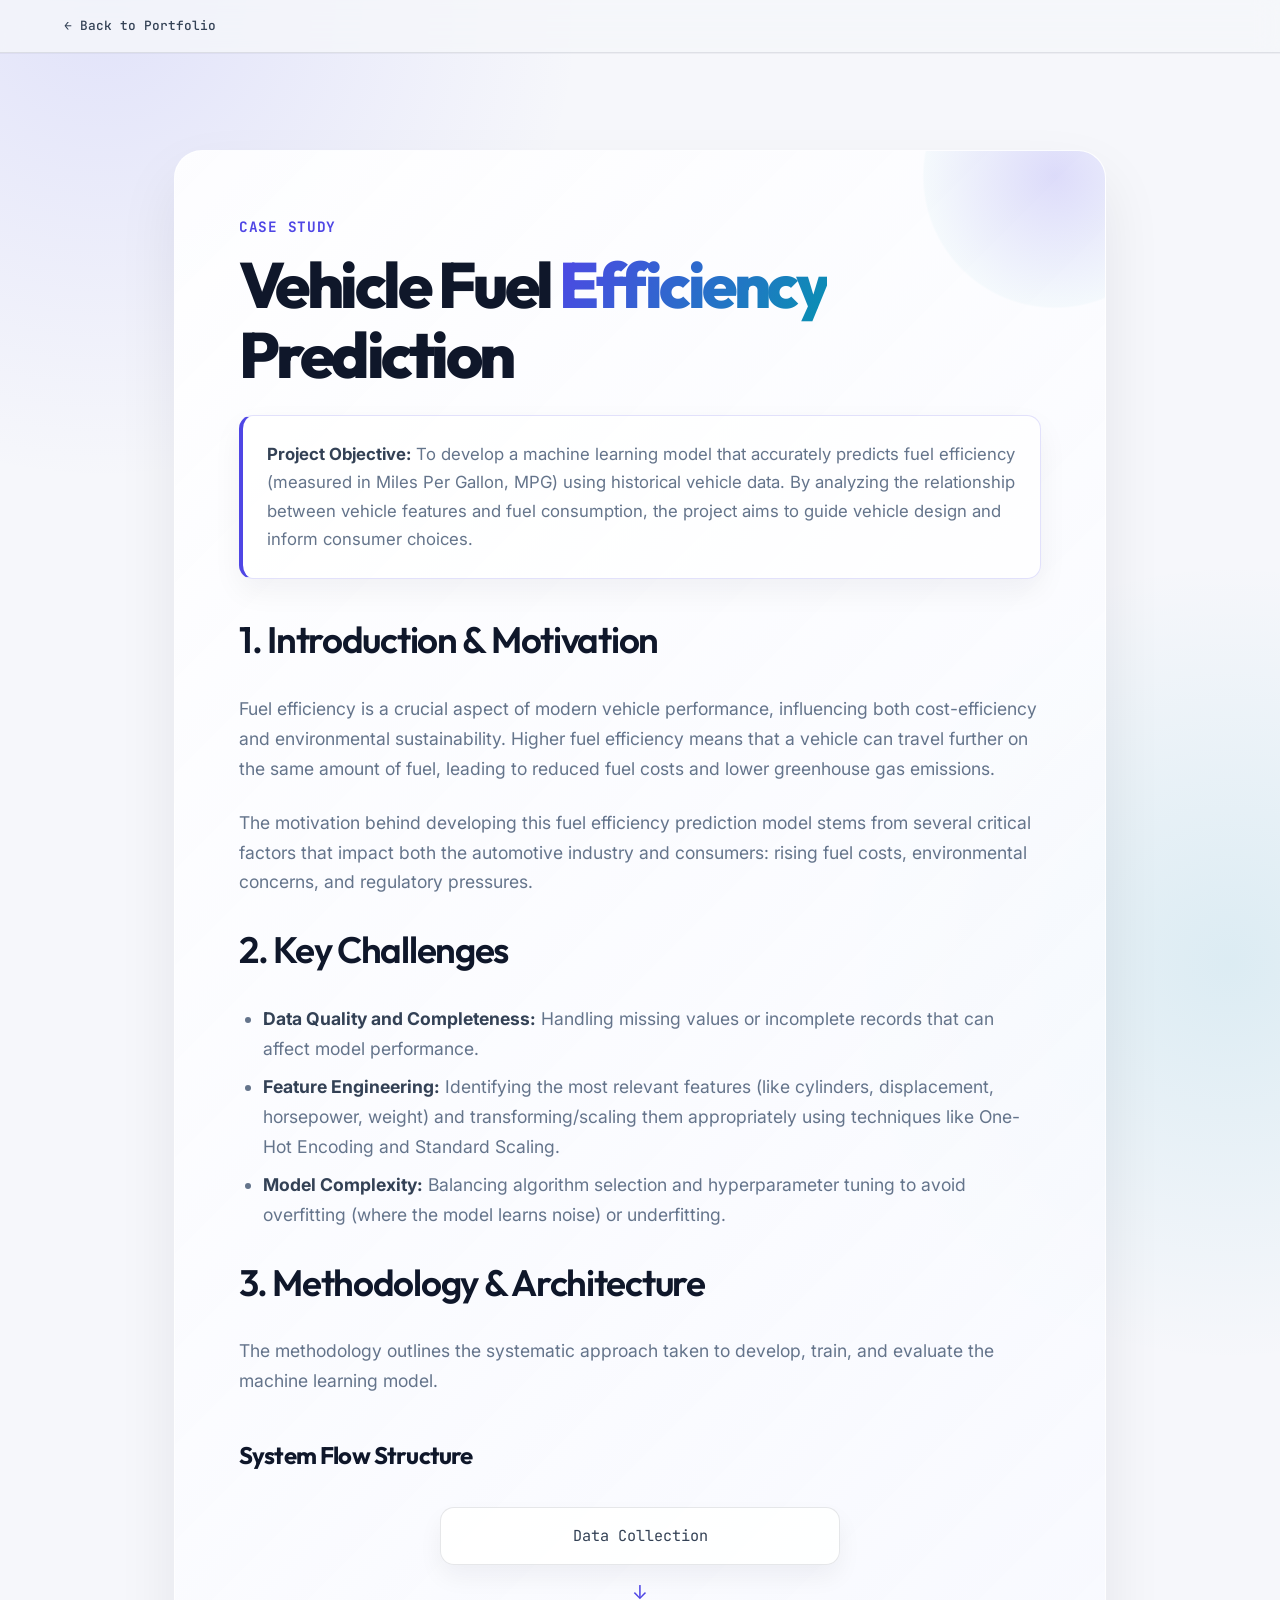
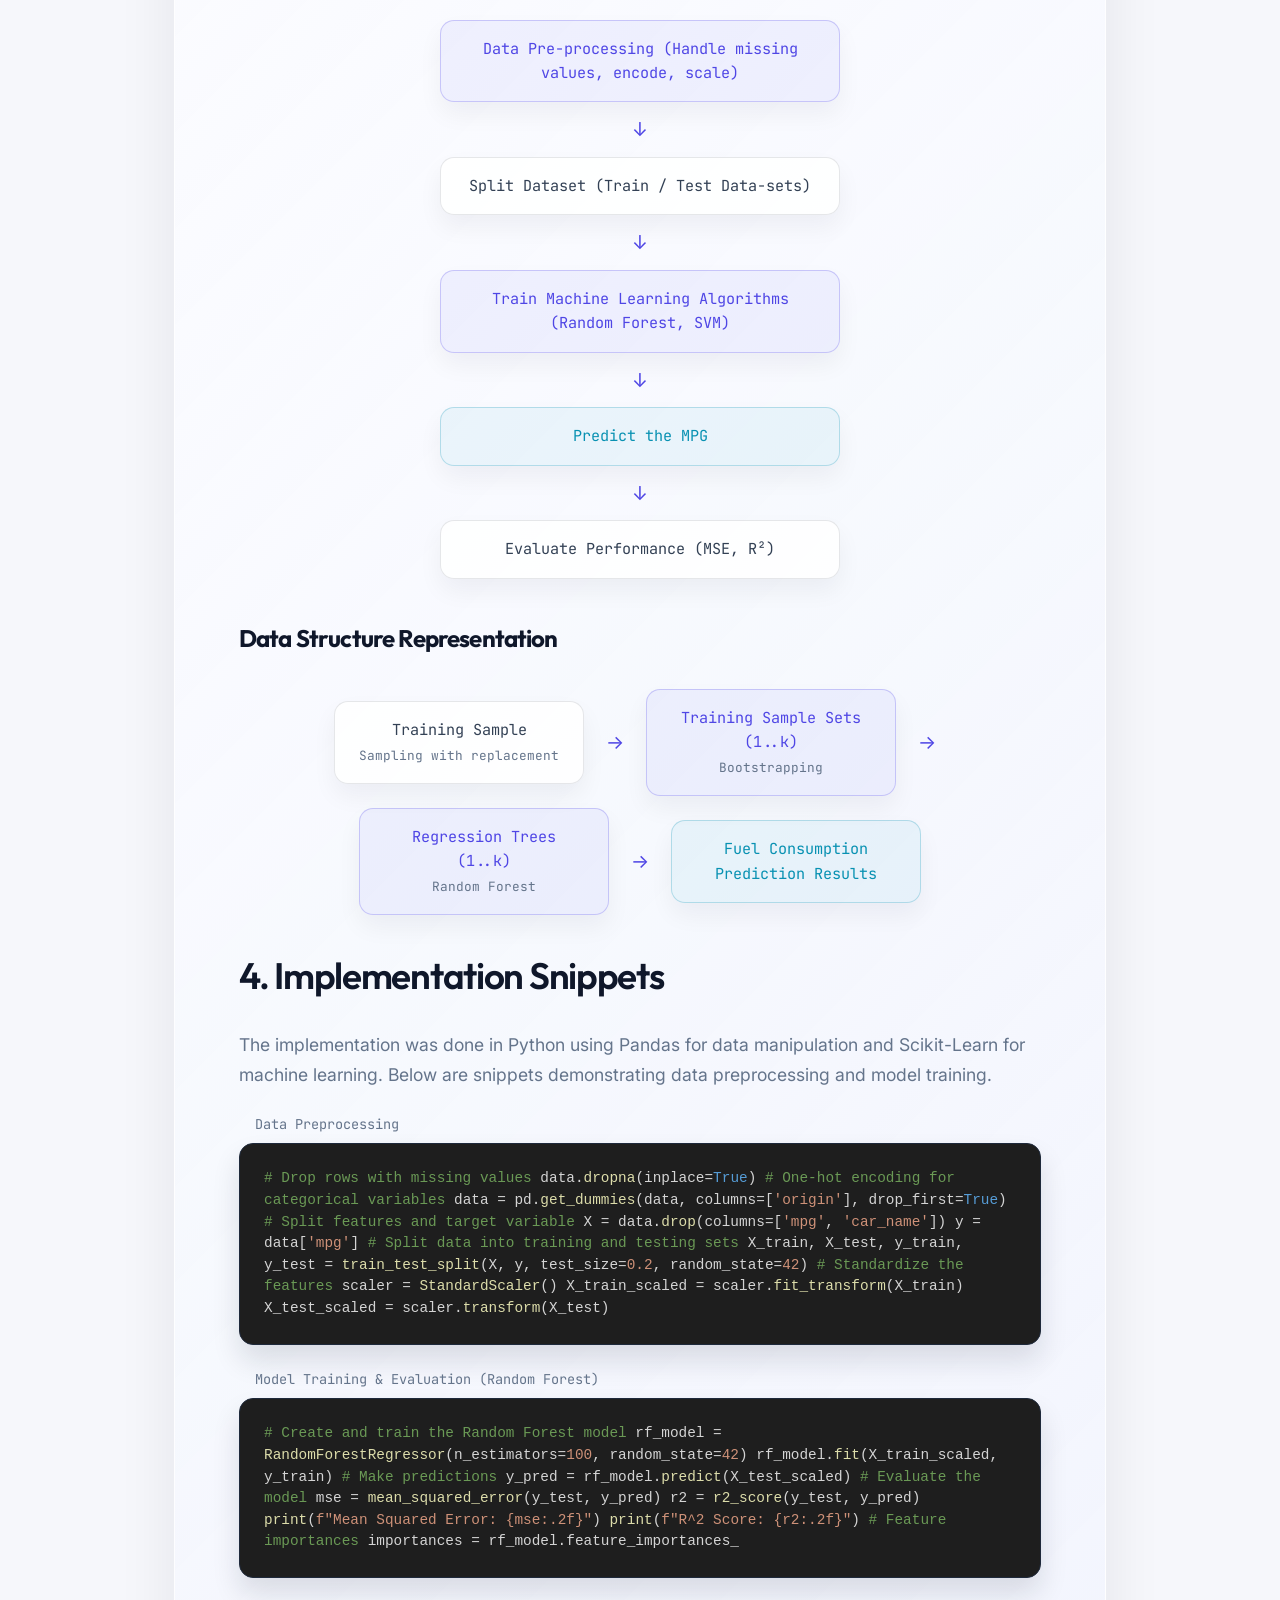
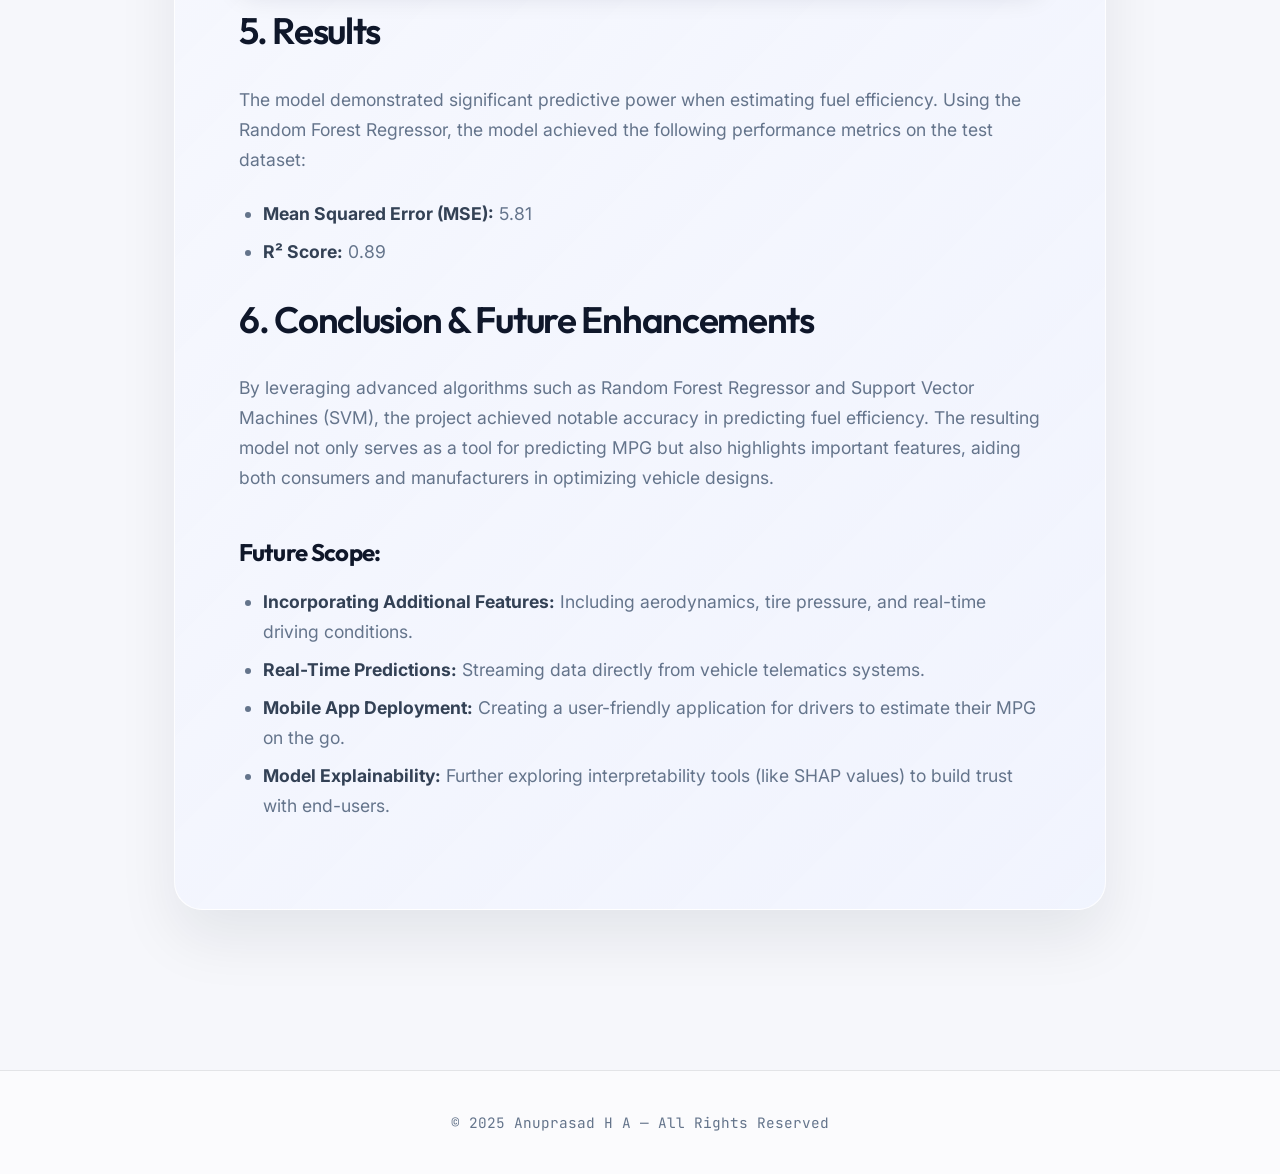
<file: vehicle-fuel-efficiency.html>
<!DOCTYPE html>
<html lang="en">
<head>
  <meta charset="UTF-8">
  <meta name="viewport" content="width=device-width, initial-scale=1.0">
  <title>Vehicle Fuel Efficiency Prediction — Case Study</title>
  <style>
    @import url('https://fonts.googleapis.com/css2?family=Outfit:wght@400;600;800&family=Inter:wght@300;400;500;600&family=JetBrains+Mono:wght@400;500&display=swap');

    :root {
      --font-display: 'Outfit', -apple-system, sans-serif;
      --font-sans: 'Inter', -apple-system, sans-serif;
      --font-mono: 'JetBrains Mono', monospace;

      --bg: #030712;
      --surface: #111827;
      --surface2: #1f2937;
      --accent: #38bdf8;
      --accent2: #818cf8;
      --accent3: #f43f5e;
      --text: #f9fafb;
      --muted: #9ca3af;
      --border: rgba(255, 255, 255, 0.08);
      --glass-bg: rgba(17, 24, 39, 0.7);
    }

    *, *::before, *::after { box-sizing: border-box; margin: 0; padding: 0; }
    html { scroll-behavior: smooth; overflow-x: hidden; }
    body { background: var(--bg); color: var(--text); font-family: var(--font-sans); overflow-x: hidden; line-height: 1.6; }

    /* Navigation */
    nav {
      position: fixed; top: 0; width: 100%; z-index: 100;
      background: var(--glass-bg); backdrop-filter: blur(12px); -webkit-backdrop-filter: blur(12px);
      border-bottom: 1px solid var(--border); padding: 16px 5%;
      display: flex; justify-content: space-between; align-items: center;
    }
    .back-btn {
      color: var(--text); text-decoration: none; font-weight: 500; font-family: var(--font-mono);
      display: flex; align-items: center; gap: 8px; transition: color 0.3s;
    }
    .back-btn:hover { color: var(--accent); }

    /* Layout */
    .container {
      max-width: 900px; margin: 0 auto; padding: 120px 24px 80px;
    }
    section { margin-bottom: 80px; }
    
    .section-tag {
      font-family: var(--font-mono); font-size: 0.9rem; color: var(--accent); margin-bottom: 12px;
      letter-spacing: 0.05em; text-transform: uppercase;
    }
    .title {
      font-family: var(--font-display); font-size: 3rem; font-weight: 800; line-height: 1.1; margin-bottom: 24px;
    }
    .title em { font-style: normal; color: transparent; -webkit-text-stroke: 1px var(--accent); }
    h2 { font-family: var(--font-display); font-size: 2rem; margin-bottom: 24px; font-weight: 600; color: #fff; }
    h3 { font-family: var(--font-display); font-size: 1.5rem; margin-top: 40px; margin-bottom: 16px; color: #fff; }
    
    p { color: var(--muted); font-size: 1.1rem; margin-bottom: 24px; line-height: 1.7; }
    ul, ol { color: var(--muted); font-size: 1.1rem; margin-bottom: 24px; line-height: 1.7; padding-left: 24px; }
    li { margin-bottom: 8px; }

    /* Highlight box */
    .highlight-box {
      background: var(--surface); border: 1px solid var(--border); border-left: 4px solid var(--accent);
      padding: 24px; border-radius: 0 8px 8px 0; margin-bottom: 32px;
    }

    /* Flowchart */
    .flowchart { display: flex; flex-direction: column; align-items: center; gap: 12px; margin: 32px 0; }
    .flow-box {
      background: rgba(255, 255, 255, 0.03); border: 1px solid var(--border); padding: 16px 24px;
      border-radius: 8px; color: var(--text); font-family: var(--font-mono); font-size: 0.95rem;
      text-align: center; width: 100%; max-width: 400px; box-shadow: 0 4px 6px rgba(0,0,0,0.2);
    }
    .flow-box.highlight { border-color: var(--accent); color: var(--accent); background: rgba(56, 189, 248, 0.05); }
    .flow-box.highlight2 { border-color: var(--accent2); color: var(--accent2); background: rgba(129, 140, 248, 0.05); }
    .flow-arrow { color: var(--muted); font-size: 1.2rem; }
    
    /* Horizontal Flow for DFDs */
    .h-flow { display: flex; flex-wrap: wrap; justify-content: center; align-items: center; gap: 12px; margin: 32px 0; }
    .h-flow .flow-box { max-width: 250px; }
    .h-flow .flow-arrow { transform: rotate(-90deg); margin: 0 10px; }
    @media(min-width: 768px) {
      .h-flow .flow-arrow { transform: none; }
    }

    /* Code Snippet */
    .code-block {
      background: #1e1e1e; border: 1px solid var(--border); border-radius: 8px; padding: 24px; margin: 24px 0;
      overflow-x: auto; font-family: 'Consolas', 'Courier New', monospace; font-size: 0.9rem; line-height: 1.5; color: #d4d4d4;
    }
    .cb-keyword { color: #569cd6; }
    .cb-string { color: #ce9178; }
    .cb-comment { color: #6a9955; }
    .cb-function { color: #dcdcaa; }
    .code-title {
      font-family: var(--font-mono); font-size: 0.85rem; color: var(--muted); margin-bottom: -16px; margin-top: 24px; padding-left: 16px;
    }

    /* Images */
    .img-placeholder {
      width: 100%; height: 350px; background: var(--surface2); border: 1px dashed var(--border);
      border-radius: 12px; display: flex; justify-content: center; align-items: center;
      color: var(--muted); font-family: var(--font-mono); margin: 32px 0;
    }

    footer { text-align: center; padding: 40px; border-top: 1px solid var(--border); color: var(--muted); font-family: var(--font-mono); font-size: 0.9rem; }

    :root { --bg:#f6f7fb; --surface:rgba(255,255,255,.84); --surface2:#edf1f8; --accent:#4f46e5; --accent2:#0891b2; --accent3:#e11d48; --text:#0f172a; --muted:#64748b; --border:rgba(15,23,42,.10); --glass-bg:rgba(246,247,251,.8); }
    body { background:radial-gradient(circle at 8% 0,rgba(99,102,241,.14),transparent 30rem),radial-gradient(circle at 96% 22%,rgba(8,145,178,.11),transparent 25rem),var(--bg); color:var(--text); } nav { padding:16px max(5%,32px); background:var(--glass-bg); box-shadow:0 1px 0 rgba(15,23,42,.04); }.back-btn { color:#334155; font-size:.8rem; }.back-btn:hover { color:var(--accent); }.container { max-width:980px; padding-top:150px; }.container > section:first-child { position:relative; padding:clamp(30px,6vw,64px); border:1px solid rgba(255,255,255,.8); border-radius:28px; background:linear-gradient(135deg,rgba(255,255,255,.9),rgba(238,242,255,.7)); box-shadow:0 28px 60px rgba(15,23,42,.08); overflow:hidden; }.container > section:first-child::after { content:''; position:absolute; width:280px; height:280px; border-radius:50%; right:-90px; top:-115px; background:radial-gradient(circle,rgba(79,70,229,.18),rgba(8,145,178,.03) 66%,transparent 67%); pointer-events:none; }.section-tag { color:var(--accent); font-weight:700; }.title { font-size:clamp(2.5rem,5vw,4.4rem); letter-spacing:-.055em; max-width:820px; position:relative; z-index:1; }.title em { background:linear-gradient(120deg,var(--accent),var(--accent2)); background-clip:text; -webkit-background-clip:text; -webkit-text-fill-color:transparent; -webkit-text-stroke:0; } h2,h3 { color:var(--text); letter-spacing:-.035em; } h2 { font-size:clamp(1.7rem,3vw,2.3rem); } p,ul,ol { color:var(--muted); } strong { color:#334155; }.highlight-box { background:rgba(255,255,255,.72); border:1px solid rgba(79,70,229,.16); border-left:4px solid var(--accent); border-radius:14px; box-shadow:0 12px 30px rgba(15,23,42,.05); position:relative; z-index:1; }.highlight-box p { font-size:1.05rem; }.flow-box,.img-placeholder { background:var(--surface); color:#334155; border-color:var(--border); border-radius:14px; box-shadow:0 12px 25px rgba(15,23,42,.05); }.flow-box.highlight { color:var(--accent); background:rgba(79,70,229,.06); border-color:rgba(79,70,229,.25); }.flow-box.highlight2 { color:var(--accent2); background:rgba(8,145,178,.06); border-color:rgba(8,145,178,.25); }.flow-arrow { color:var(--accent); }.code-block { border-radius:14px; border-color:#1e293b; box-shadow:0 16px 28px rgba(15,23,42,.12); } footer { background:rgba(255,255,255,.48); } @media(max-width:600px){.container{padding:112px 18px 56px}.container > section:first-child{padding:30px 24px;border-radius:20px}.title{font-size:2.55rem}section{margin-bottom:58px}}
  </style>
</head>
<body>

  <nav>
    <a href="index.html" class="back-btn">← Back to Portfolio</a>
  </nav>

  <div class="container">
    <section>
      <div class="section-tag">Case Study</div>
      <h1 class="title">Vehicle Fuel <em>Efficiency</em> Prediction</h1>
      
      <div class="highlight-box">
        <p style="margin-bottom: 0;"><strong>Project Objective:</strong> To develop a machine learning model that accurately predicts fuel efficiency (measured in Miles Per Gallon, MPG) using historical vehicle data. By analyzing the relationship between vehicle features and fuel consumption, the project aims to guide vehicle design and inform consumer choices.</p>
      </div>

      <h2>1. Introduction & Motivation</h2>
      <p>Fuel efficiency is a crucial aspect of modern vehicle performance, influencing both cost-efficiency and environmental sustainability. Higher fuel efficiency means that a vehicle can travel further on the same amount of fuel, leading to reduced fuel costs and lower greenhouse gas emissions.</p>
      <p>The motivation behind developing this fuel efficiency prediction model stems from several critical factors that impact both the automotive industry and consumers: rising fuel costs, environmental concerns, and regulatory pressures.</p>

      <h2>2. Key Challenges</h2>
      <ul>
        <li><strong>Data Quality and Completeness:</strong> Handling missing values or incomplete records that can affect model performance.</li>
        <li><strong>Feature Engineering:</strong> Identifying the most relevant features (like cylinders, displacement, horsepower, weight) and transforming/scaling them appropriately using techniques like One-Hot Encoding and Standard Scaling.</li>
        <li><strong>Model Complexity:</strong> Balancing algorithm selection and hyperparameter tuning to avoid overfitting (where the model learns noise) or underfitting.</li>
      </ul>

      <h2>3. Methodology & Architecture</h2>
      <p>The methodology outlines the systematic approach taken to develop, train, and evaluate the machine learning model.</p>
      
      <h3>System Flow Structure</h3>
      <div class="flowchart">
        <div class="flow-box">Data Collection</div>
        <div class="flow-arrow">↓</div>
        <div class="flow-box highlight">Data Pre-processing (Handle missing values, encode, scale)</div>
        <div class="flow-arrow">↓</div>
        <div class="flow-box">Split Dataset (Train / Test Data-sets)</div>
        <div class="flow-arrow">↓</div>
        <div class="flow-box highlight">Train Machine Learning Algorithms (Random Forest, SVM)</div>
        <div class="flow-arrow">↓</div>
        <div class="flow-box highlight2">Predict the MPG</div>
        <div class="flow-arrow">↓</div>
        <div class="flow-box">Evaluate Performance (MSE, R²)</div>
      </div>

      <h3>Data Structure Representation</h3>
      <div class="h-flow">
        <div class="flow-box">Training Sample<br><span style="font-size: 0.8rem; color:var(--muted)">Sampling with replacement</span></div>
        <div class="flow-arrow">→</div>
        <div class="flow-box highlight">Training Sample Sets (1..k)<br><span style="font-size: 0.8rem; color:var(--muted)">Bootstrapping</span></div>
        <div class="flow-arrow">→</div>
        <div class="flow-box highlight">Regression Trees (1..k)<br><span style="font-size: 0.8rem; color:var(--muted)">Random Forest</span></div>
        <div class="flow-arrow">→</div>
        <div class="flow-box highlight2">Fuel Consumption Prediction Results</div>
      </div>

      <h2>4. Implementation Snippets</h2>
      <p>The implementation was done in Python using Pandas for data manipulation and Scikit-Learn for machine learning. Below are snippets demonstrating data preprocessing and model training.</p>

      <div class="code-title">Data Preprocessing</div>
      <div class="code-block">
<span class="cb-comment"># Drop rows with missing values</span>
data.<span class="cb-function">dropna</span>(inplace=<span class="cb-keyword">True</span>)

<span class="cb-comment"># One-hot encoding for categorical variables</span>
data = pd.<span class="cb-function">get_dummies</span>(data, columns=[<span class="cb-string">'origin'</span>], drop_first=<span class="cb-keyword">True</span>)

<span class="cb-comment"># Split features and target variable</span>
X = data.<span class="cb-function">drop</span>(columns=[<span class="cb-string">'mpg'</span>, <span class="cb-string">'car_name'</span>])
y = data[<span class="cb-string">'mpg'</span>]

<span class="cb-comment"># Split data into training and testing sets</span>
X_train, X_test, y_train, y_test = <span class="cb-function">train_test_split</span>(X, y, test_size=<span class="cb-string">0.2</span>, random_state=<span class="cb-string">42</span>)

<span class="cb-comment"># Standardize the features</span>
scaler = <span class="cb-function">StandardScaler</span>()
X_train_scaled = scaler.<span class="cb-function">fit_transform</span>(X_train)
X_test_scaled = scaler.<span class="cb-function">transform</span>(X_test)
      </div>

      <div class="code-title">Model Training & Evaluation (Random Forest)</div>
      <div class="code-block">
<span class="cb-comment"># Create and train the Random Forest model</span>
rf_model = <span class="cb-function">RandomForestRegressor</span>(n_estimators=<span class="cb-string">100</span>, random_state=<span class="cb-string">42</span>)
rf_model.<span class="cb-function">fit</span>(X_train_scaled, y_train)

<span class="cb-comment"># Make predictions</span>
y_pred = rf_model.<span class="cb-function">predict</span>(X_test_scaled)

<span class="cb-comment"># Evaluate the model</span>
mse = <span class="cb-function">mean_squared_error</span>(y_test, y_pred)
r2 = <span class="cb-function">r2_score</span>(y_test, y_pred)
<span class="cb-function">print</span>(<span class="cb-string">f"Mean Squared Error: {mse:.2f}"</span>)
<span class="cb-function">print</span>(<span class="cb-string">f"R^2 Score: {r2:.2f}"</span>)

<span class="cb-comment"># Feature importances</span>
importances = rf_model.feature_importances_
      </div>

      <h2>5. Results</h2>
      <p>The model demonstrated significant predictive power when estimating fuel efficiency. Using the Random Forest Regressor, the model achieved the following performance metrics on the test dataset:</p>
      <ul>
        <li><strong>Mean Squared Error (MSE):</strong> 5.81</li>
        <li><strong>R² Score:</strong> 0.89</li>
      </ul>



      <h2>6. Conclusion & Future Enhancements</h2>
      <p>By leveraging advanced algorithms such as Random Forest Regressor and Support Vector Machines (SVM), the project achieved notable accuracy in predicting fuel efficiency. The resulting model not only serves as a tool for predicting MPG but also highlights important features, aiding both consumers and manufacturers in optimizing vehicle designs.</p>
      
      <h3>Future Scope:</h3>
      <ul>
        <li><strong>Incorporating Additional Features:</strong> Including aerodynamics, tire pressure, and real-time driving conditions.</li>
        <li><strong>Real-Time Predictions:</strong> Streaming data directly from vehicle telematics systems.</li>
        <li><strong>Mobile App Deployment:</strong> Creating a user-friendly application for drivers to estimate their MPG on the go.</li>
        <li><strong>Model Explainability:</strong> Further exploring interpretability tools (like SHAP values) to build trust with end-users.</li>
      </ul>

    </section>
  </div>

  <footer>
    <div>© 2025 Anuprasad H A — All Rights Reserved</div>
  </footer>
</body>
</html>
</file>
